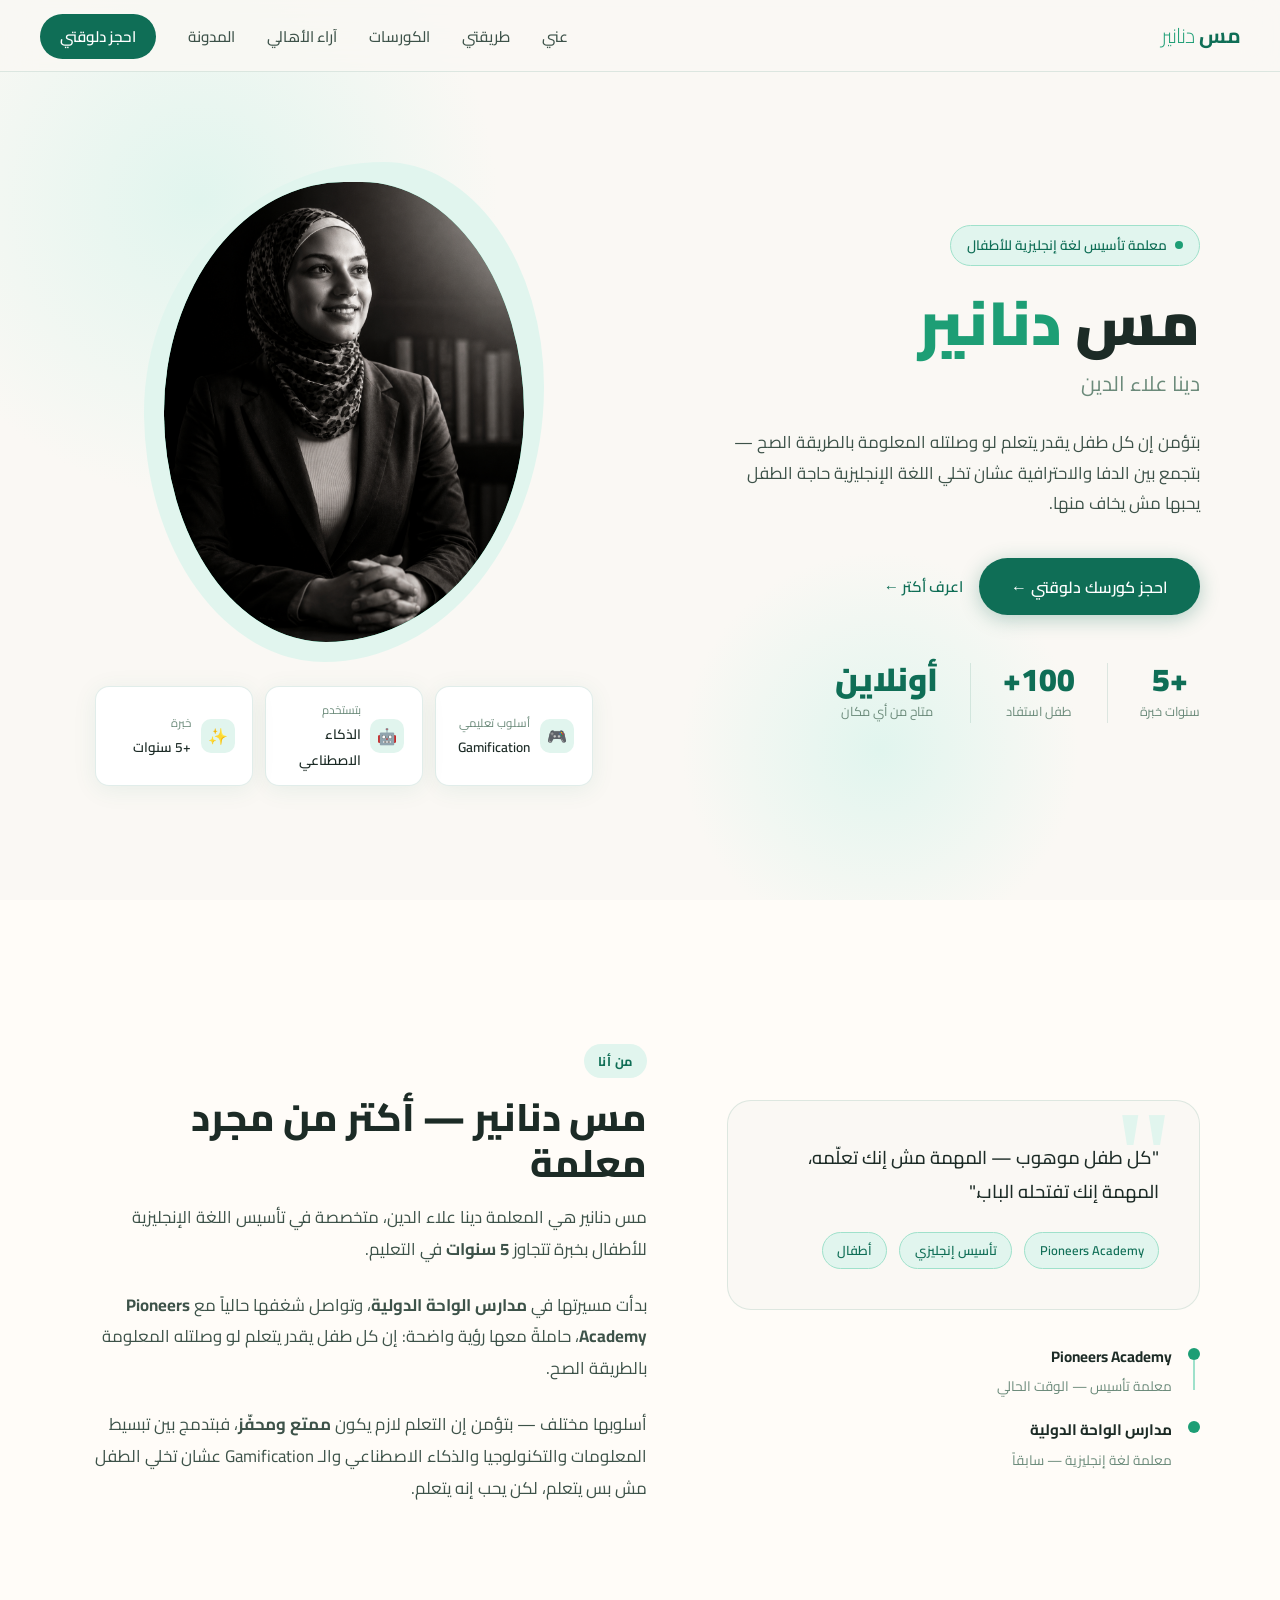
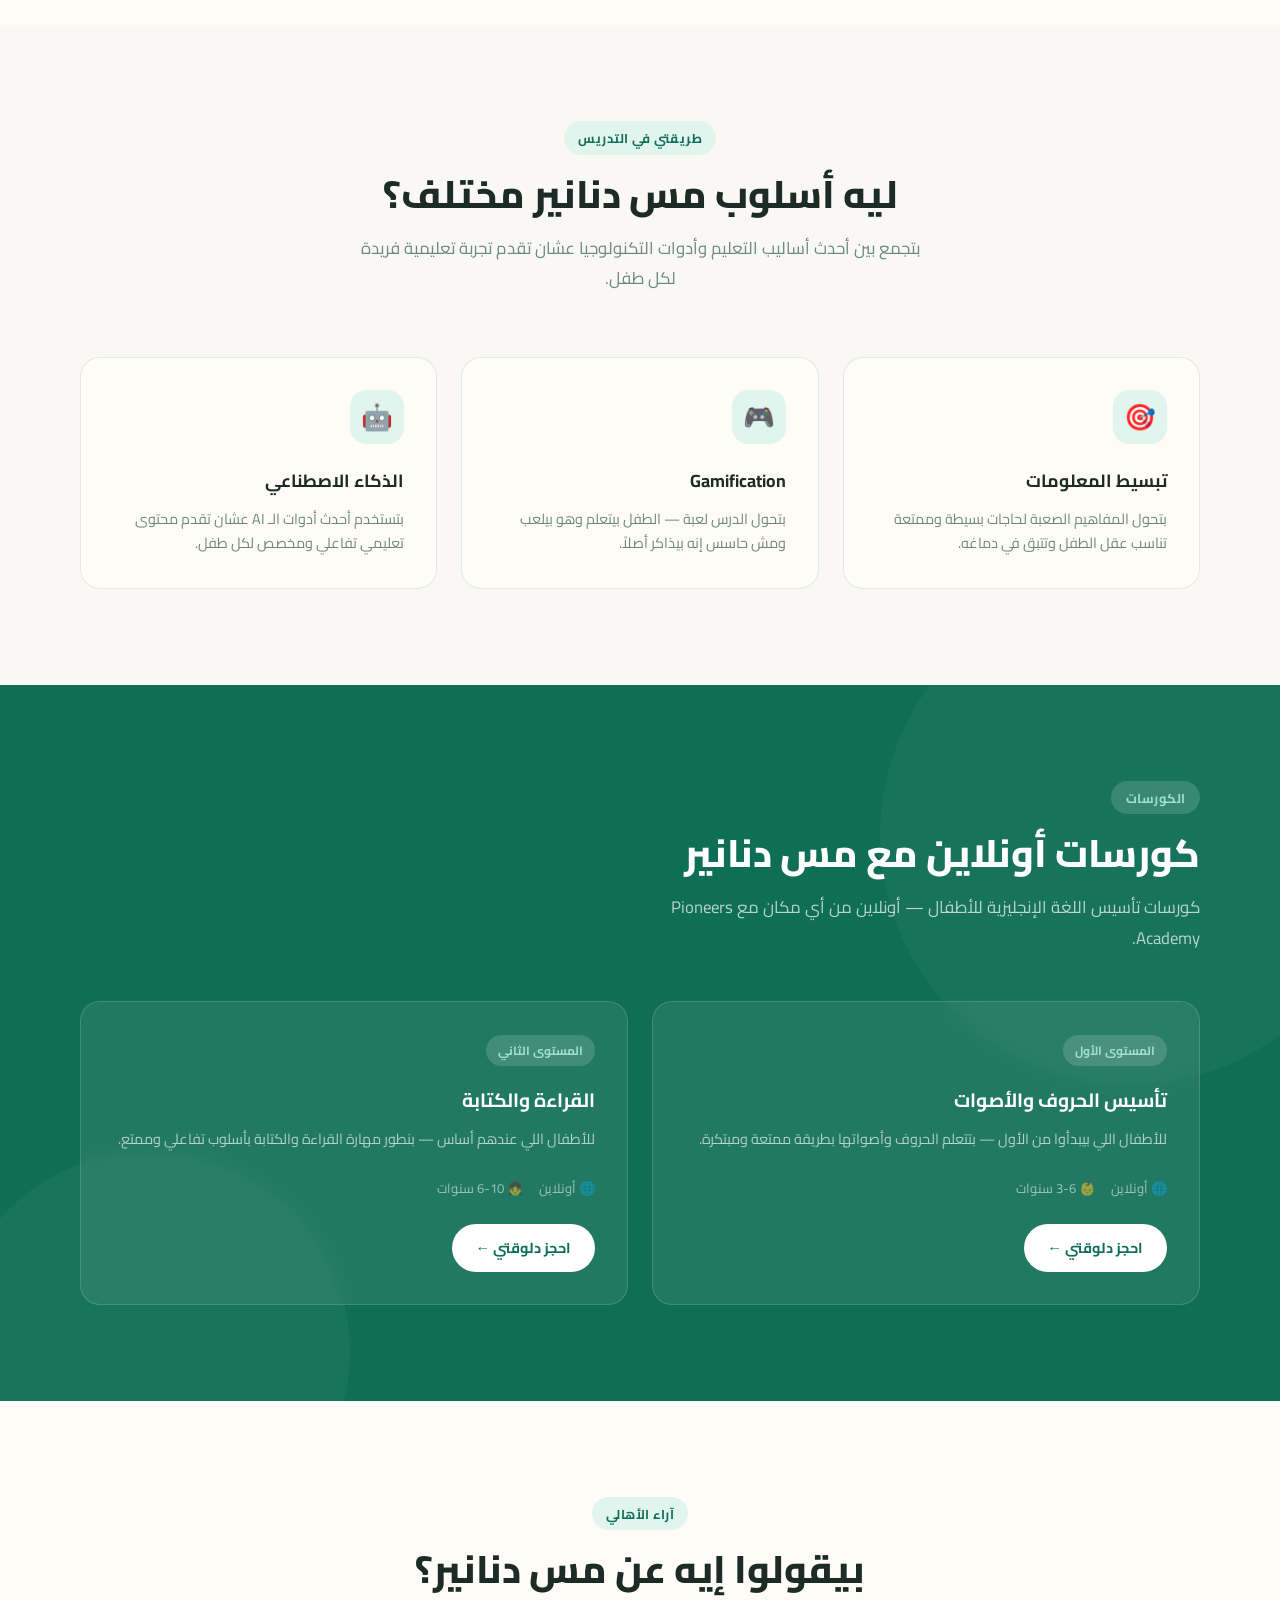
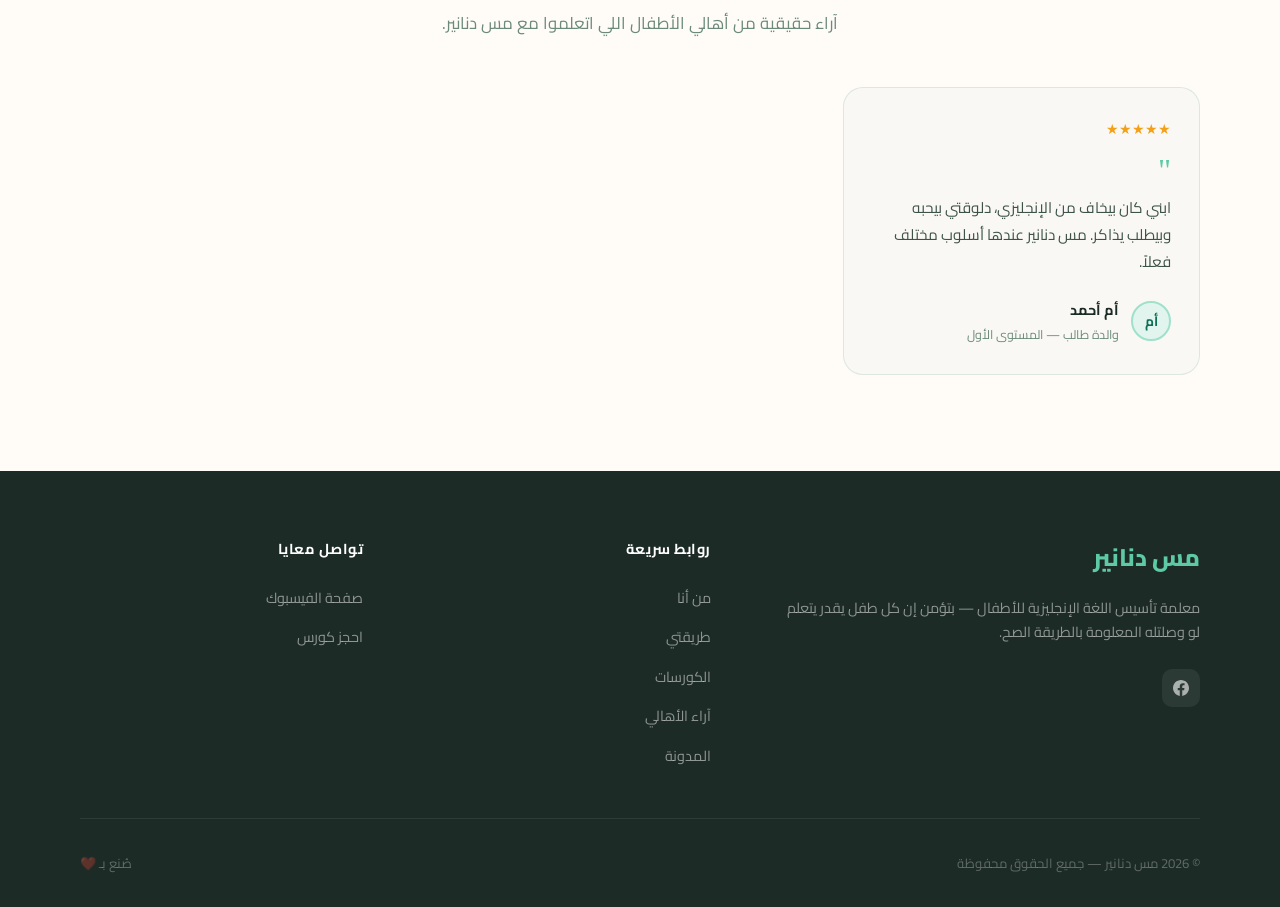
<file: Dananer.html>
<!DOCTYPE html>
<html lang="ar" dir="rtl">
<head>
<meta charset="UTF-8">
<meta name="viewport" content="width=device-width, initial-scale=1.0">
<title>مس دنانير | معلمة تأسيس اللغة الإنجليزية</title>
<link rel="preconnect" href="https://fonts.googleapis.com">
<link rel="preconnect" href="https://fonts.gstatic.com" crossorigin>
<link href="https://fonts.googleapis.com/css2?family=Cairo:wght@300;400;500;600;700;900&family=Tajawal:wght@300;400;500;700&display=swap" rel="stylesheet">
<style>
  :root {
    --teal-50: #E1F5EE;
    --teal-100: #9FE1CB;
    --teal-200: #5DCAA5;
    --teal-400: #1D9E75;
    --teal-600: #0F6E56;
    --teal-800: #085041;
    --cream: #FAF8F4;
    --cream-dark: #F2EDE4;
    --warm-white: #FFFCF8;
    --text-dark: #1C2B26;
    --text-mid: #3D5249;
    --text-light: #6B8A7A;
    --border: rgba(15,110,86,0.12);
    --shadow-soft: 0 4px 24px rgba(15,110,86,0.08);
    --shadow-card: 0 8px 40px rgba(15,110,86,0.12);
  }

  * { margin: 0; padding: 0; box-sizing: border-box; }

  html { scroll-behavior: smooth; }

  body {
    font-family: 'Cairo', sans-serif;
    background: var(--cream);
    color: var(--text-dark);
    overflow-x: hidden;
  }

  /* ===== NAVBAR ===== */
  nav {
    position: fixed;
    top: 0; right: 0; left: 0;
    z-index: 100;
    padding: 1rem 2.5rem;
    display: flex;
    align-items: center;
    justify-content: space-between;
    background: rgba(250,248,244,0.85);
    backdrop-filter: blur(16px);
    border-bottom: 1px solid var(--border);
    transition: all 0.3s ease;
  }

  .nav-logo {
    font-size: 1.3rem;
    font-weight: 700;
    color: var(--teal-600);
    letter-spacing: -0.5px;
  }

  .nav-logo span {
    color: var(--teal-400);
    font-weight: 300;
  }

  .nav-links {
    display: flex;
    gap: 2rem;
    list-style: none;
  }

  .nav-links a {
    text-decoration: none;
    color: var(--text-mid);
    font-size: 0.95rem;
    font-weight: 500;
    transition: color 0.2s;
    position: relative;
  }

  .nav-links a::after {
    content: '';
    position: absolute;
    bottom: -4px;
    right: 0;
    width: 0;
    height: 2px;
    background: var(--teal-400);
    transition: width 0.3s ease;
  }

  .nav-links a:hover { color: var(--teal-600); }
  .nav-links a:hover::after { width: 100%; }

  .nav-cta {
    background: var(--teal-600);
    color: white !important;
    padding: 0.5rem 1.25rem;
    border-radius: 50px;
    font-weight: 600 !important;
    transition: background 0.2s, transform 0.2s !important;
  }
  .nav-cta:hover { background: var(--teal-400) !important; transform: translateY(-1px); }
  .nav-cta::after { display: none !important; }

  /* ===== HERO ===== */
  .hero {
    min-height: 100vh;
    display: grid;
    grid-template-columns: 1fr 1fr;
    align-items: center;
    padding: 7rem 5rem 4rem;
    position: relative;
    overflow: hidden;
    gap: 4rem;
  }

  .hero::before {
    content: '';
    position: absolute;
    top: -100px; left: -100px;
    width: 600px; height: 600px;
    background: radial-gradient(circle, var(--teal-50) 0%, transparent 70%);
    pointer-events: none;
  }

  .hero::after {
    content: '';
    position: absolute;
    bottom: -50px; right: 200px;
    width: 400px; height: 400px;
    background: radial-gradient(circle, var(--teal-50) 0%, transparent 70%);
    pointer-events: none;
  }

  .hero-content { position: relative; z-index: 2; }

  .hero-badge {
    display: inline-flex;
    align-items: center;
    gap: 0.5rem;
    background: var(--teal-50);
    border: 1px solid var(--teal-100);
    color: var(--teal-600);
    padding: 0.4rem 1rem;
    border-radius: 50px;
    font-size: 0.85rem;
    font-weight: 600;
    margin-bottom: 1.5rem;
    animation: fadeInDown 0.6s ease;
  }

  .hero-badge::before {
    content: '';
    width: 8px; height: 8px;
    background: var(--teal-400);
    border-radius: 50%;
    animation: pulse 2s infinite;
  }

  @keyframes pulse {
    0%, 100% { opacity: 1; transform: scale(1); }
    50% { opacity: 0.5; transform: scale(1.3); }
  }

  .hero-title {
    font-size: 3.8rem;
    font-weight: 900;
    line-height: 1.1;
    color: var(--text-dark);
    margin-bottom: 0.5rem;
    animation: fadeInUp 0.7s ease 0.1s both;
  }

  .hero-title .accent {
    color: var(--teal-400);
    position: relative;
    display: inline-block;
  }

  .hero-subtitle {
    font-size: 1.3rem;
    color: var(--text-light);
    font-weight: 400;
    margin-bottom: 1.5rem;
    animation: fadeInUp 0.7s ease 0.2s both;
  }

  .hero-desc {
    font-size: 1.05rem;
    color: var(--text-mid);
    line-height: 1.8;
    max-width: 480px;
    margin-bottom: 2.5rem;
    animation: fadeInUp 0.7s ease 0.3s both;
  }

  .hero-actions {
    display: flex;
    gap: 1rem;
    align-items: center;
    animation: fadeInUp 0.7s ease 0.4s both;
  }

  .btn-primary {
    background: var(--teal-600);
    color: white;
    padding: 0.85rem 2rem;
    border-radius: 50px;
    font-size: 1rem;
    font-weight: 600;
    font-family: 'Cairo', sans-serif;
    text-decoration: none;
    border: none;
    cursor: pointer;
    transition: all 0.3s ease;
    box-shadow: 0 4px 20px rgba(15,110,86,0.3);
  }
  .btn-primary:hover {
    background: var(--teal-400);
    transform: translateY(-2px);
    box-shadow: 0 8px 30px rgba(15,110,86,0.35);
  }

  .btn-secondary {
    color: var(--teal-600);
    font-size: 0.95rem;
    font-weight: 600;
    text-decoration: none;
    display: flex;
    align-items: center;
    gap: 0.4rem;
    transition: gap 0.2s;
  }
  .btn-secondary:hover { gap: 0.7rem; }

  .hero-stats {
    display: flex;
    gap: 2rem;
    margin-top: 3rem;
    animation: fadeInUp 0.7s ease 0.5s both;
  }

  .stat {
    text-align: center;
  }

  .stat-num {
    font-size: 2rem;
    font-weight: 900;
    color: var(--teal-600);
    line-height: 1;
  }

  .stat-label {
    font-size: 0.8rem;
    color: var(--text-light);
    margin-top: 0.25rem;
  }

  .stat-divider {
    width: 1px;
    background: var(--border);
    align-self: stretch;
  }

  /* ===== HERO IMAGE ===== */
  .hero-image-wrap {
    position: relative;
    z-index: 2;
    display: flex;
    justify-content: center;
    animation: fadeInRight 0.8s ease 0.2s both;
  }

  .hero-image-frame {
    position: relative;
    width: 400px;
    height: 500px;
  }

  .hero-img-bg {
    position: absolute;
    inset: 0;
    background: var(--teal-50);
    border-radius: 60% 40% 55% 45% / 50% 45% 55% 50%;
    animation: morphBg 8s ease-in-out infinite;
  }

  @keyframes morphBg {
    0%, 100% { border-radius: 60% 40% 55% 45% / 50% 45% 55% 50%; }
    33% { border-radius: 45% 55% 45% 55% / 55% 45% 55% 45%; }
    66% { border-radius: 55% 45% 60% 40% / 45% 55% 45% 55%; }
  }

  .hero-img-placeholder {
    position: absolute;
    inset: 20px;
    border-radius: 50% 45% 55% 45% / 50% 50% 50% 50%;
    background: linear-gradient(145deg, var(--teal-100), var(--teal-200));
    display: flex;
    align-items: center;
    justify-content: center;
    overflow: hidden;
  }

  .hero-img-placeholder img {
    width: 100%;
    height: 100%;
    object-fit: cover;
    object-position: center top;
    border-radius: inherit;
  }

  .hero-img-placeholder .img-initials {
    font-size: 5rem;
    font-weight: 900;
    color: var(--teal-600);
    opacity: 0.4;
  }

  .hero-info-cards {
    display: flex;
    gap: 0.75rem;
    margin-top: 1.5rem;
    justify-content: center;
  }

  .info-card {
    background: white;
    border: 1px solid var(--border);
    border-radius: 14px;
    padding: 0.75rem 1.1rem;
    display: flex;
    align-items: center;
    gap: 0.6rem;
    font-size: 0.85rem;
    font-weight: 600;
    color: var(--text-dark);
    box-shadow: var(--shadow-soft);
    flex: 1;
  }

  .card-icon {
    width: 34px; height: 34px;
    background: var(--teal-50);
    border-radius: 10px;
    display: flex;
    align-items: center;
    justify-content: center;
    font-size: 1rem;
    flex-shrink: 0;
  }

  .card-icon-text {
    display: flex;
    flex-direction: column;
  }

  .card-icon-label {
    font-size: 0.72rem;
    color: var(--text-light);
    font-weight: 400;
  }

  /* ===== SECTION SHARED ===== */
  section {
    padding: 6rem 5rem;
  }

  .section-tag {
    display: inline-block;
    background: var(--teal-50);
    color: var(--teal-600);
    font-size: 0.8rem;
    font-weight: 700;
    padding: 0.3rem 0.9rem;
    border-radius: 50px;
    margin-bottom: 1rem;
    letter-spacing: 0.5px;
  }

  .section-title {
    font-size: 2.4rem;
    font-weight: 800;
    color: var(--text-dark);
    line-height: 1.2;
    margin-bottom: 1rem;
  }

  .section-desc {
    font-size: 1.05rem;
    color: var(--text-light);
    line-height: 1.8;
    max-width: 560px;
  }

  /* ===== ABOUT ===== */
  .about {
    background: var(--warm-white);
  }

  .about-grid {
    display: grid;
    grid-template-columns: 1fr 1.2fr;
    gap: 5rem;
    align-items: center;
    margin-top: 3rem;
  }

  .about-visual {
    position: relative;
  }

  .about-card-main {
    background: var(--cream);
    border-radius: 24px;
    padding: 2.5rem;
    border: 1px solid var(--border);
    position: relative;
    overflow: hidden;
  }

  .about-card-main::before {
    content: '"';
    position: absolute;
    top: -10px;
    right: 20px;
    font-size: 8rem;
    font-weight: 900;
    color: var(--teal-50);
    line-height: 1;
    font-family: Georgia, serif;
  }

  .about-quote {
    font-size: 1.15rem;
    font-weight: 500;
    color: var(--text-dark);
    line-height: 1.8;
    position: relative;
    z-index: 1;
  }

  .about-badge-row {
    display: flex;
    gap: 0.75rem;
    margin-top: 1.5rem;
    flex-wrap: wrap;
  }

  .badge {
    background: var(--teal-50);
    color: var(--teal-600);
    border: 1px solid var(--teal-100);
    padding: 0.35rem 0.9rem;
    border-radius: 50px;
    font-size: 0.8rem;
    font-weight: 600;
  }

  .about-content {}

  .about-text {
    font-size: 1.05rem;
    color: var(--text-mid);
    line-height: 1.9;
    margin-bottom: 1.5rem;
  }

  .about-timeline {
    display: flex;
    flex-direction: column;
    gap: 1rem;
    margin-top: 2rem;
  }

  .timeline-item {
    display: flex;
    gap: 1rem;
    align-items: flex-start;
  }

  .timeline-dot {
    width: 12px;
    height: 12px;
    background: var(--teal-400);
    border-radius: 50%;
    margin-top: 6px;
    flex-shrink: 0;
    position: relative;
  }

  .timeline-dot::before {
    content: '';
    position: absolute;
    top: 12px;
    right: 5px;
    width: 2px;
    height: 30px;
    background: var(--teal-100);
  }

  .timeline-item:last-child .timeline-dot::before { display: none; }

  .timeline-content {}

  .timeline-title {
    font-weight: 700;
    font-size: 0.95rem;
    color: var(--text-dark);
  }

  .timeline-sub {
    font-size: 0.85rem;
    color: var(--text-light);
    margin-top: 0.15rem;
  }

  /* ===== METHOD ===== */
  .method {
    background: var(--cream);
  }

  .method-header {
    text-align: center;
    max-width: 600px;
    margin: 0 auto 4rem;
  }

  .method-header .section-desc {
    margin: 0 auto;
  }

  .method-grid {
    display: grid;
    grid-template-columns: repeat(3, 1fr);
    gap: 1.5rem;
  }

  .method-card {
    background: var(--warm-white);
    border: 1px solid var(--border);
    border-radius: 20px;
    padding: 2rem;
    transition: transform 0.3s ease, box-shadow 0.3s ease;
    position: relative;
    overflow: hidden;
  }

  .method-card:hover {
    transform: translateY(-4px);
    box-shadow: var(--shadow-card);
  }

  .method-card::after {
    content: '';
    position: absolute;
    bottom: 0; right: 0; left: 0;
    height: 3px;
    background: linear-gradient(90deg, var(--teal-200), var(--teal-400));
    transform: scaleX(0);
    transition: transform 0.3s ease;
    transform-origin: right;
  }

  .method-card:hover::after { transform: scaleX(1); }

  .method-icon {
    width: 54px; height: 54px;
    background: var(--teal-50);
    border-radius: 16px;
    display: flex;
    align-items: center;
    justify-content: center;
    font-size: 1.6rem;
    margin-bottom: 1.25rem;
  }

  .method-title {
    font-size: 1.1rem;
    font-weight: 700;
    color: var(--text-dark);
    margin-bottom: 0.6rem;
  }

  .method-desc {
    font-size: 0.9rem;
    color: var(--text-light);
    line-height: 1.7;
  }

  /* ===== COURSES ===== */
  .courses {
    background: var(--teal-600);
    position: relative;
    overflow: hidden;
  }

  .courses::before {
    content: '';
    position: absolute;
    top: -100px; right: -100px;
    width: 500px; height: 500px;
    background: rgba(255,255,255,0.03);
    border-radius: 50%;
  }

  .courses::after {
    content: '';
    position: absolute;
    bottom: -150px; left: -50px;
    width: 400px; height: 400px;
    background: rgba(255,255,255,0.04);
    border-radius: 50%;
  }

  .courses .section-tag {
    background: rgba(255,255,255,0.15);
    color: var(--teal-100);
  }

  .courses .section-title {
    color: white;
  }

  .courses .section-desc {
    color: rgba(255,255,255,0.7);
  }

  .courses-grid {
    display: grid;
    grid-template-columns: repeat(2, 1fr);
    gap: 1.5rem;
    margin-top: 3rem;
    position: relative;
    z-index: 1;
  }

  .course-card {
    background: rgba(255,255,255,0.08);
    border: 1px solid rgba(255,255,255,0.15);
    border-radius: 20px;
    padding: 2rem;
    backdrop-filter: blur(10px);
    transition: all 0.3s ease;
  }

  .course-card:hover {
    background: rgba(255,255,255,0.13);
    transform: translateY(-3px);
  }

  .course-level {
    display: inline-block;
    background: rgba(255,255,255,0.15);
    color: var(--teal-100);
    font-size: 0.75rem;
    font-weight: 700;
    padding: 0.25rem 0.75rem;
    border-radius: 50px;
    margin-bottom: 1rem;
  }

  .course-title {
    font-size: 1.2rem;
    font-weight: 700;
    color: white;
    margin-bottom: 0.6rem;
  }

  .course-desc {
    font-size: 0.9rem;
    color: rgba(255,255,255,0.65);
    line-height: 1.7;
    margin-bottom: 1.5rem;
  }

  .course-meta {
    display: flex;
    gap: 1rem;
    margin-bottom: 1.5rem;
  }

  .course-meta-item {
    display: flex;
    align-items: center;
    gap: 0.4rem;
    font-size: 0.82rem;
    color: rgba(255,255,255,0.55);
  }

  .course-cta {
    display: inline-flex;
    align-items: center;
    gap: 0.5rem;
    background: white;
    color: var(--teal-600);
    padding: 0.65rem 1.5rem;
    border-radius: 50px;
    font-size: 0.9rem;
    font-weight: 700;
    font-family: 'Cairo', sans-serif;
    text-decoration: none;
    transition: all 0.2s ease;
  }

  .course-cta:hover {
    background: var(--teal-50);
    transform: translateY(-1px);
  }

  /* ===== TESTIMONIALS ===== */
  .testimonials {
    background: var(--warm-white);
  }

  .testimonials-header {
    text-align: center;
    max-width: 560px;
    margin: 0 auto 3rem;
  }

  .testimonials-header .section-desc { margin: 0 auto; }

  .testimonials-placeholder {
    display: grid;
    grid-template-columns: repeat(3, 1fr);
    gap: 1.5rem;
  }

  .testimonial-card {
    background: var(--cream);
    border: 1px solid var(--border);
    border-radius: 20px;
    padding: 1.75rem;
    position: relative;
  }

  .testimonial-quote {
    font-size: 2rem;
    color: var(--teal-200);
    line-height: 1;
    font-family: Georgia, serif;
    margin-bottom: 0.5rem;
  }

  .testimonial-text {
    font-size: 0.95rem;
    color: var(--text-mid);
    line-height: 1.8;
    margin-bottom: 1.25rem;
  }

  .testimonial-author {
    display: flex;
    align-items: center;
    gap: 0.75rem;
  }

  .author-avatar {
    width: 40px; height: 40px;
    border-radius: 50%;
    background: var(--teal-50);
    border: 2px solid var(--teal-100);
    display: flex;
    align-items: center;
    justify-content: center;
    font-size: 0.85rem;
    font-weight: 700;
    color: var(--teal-600);
  }

  .author-name {
    font-weight: 700;
    font-size: 0.9rem;
    color: var(--text-dark);
  }

  .author-sub {
    font-size: 0.78rem;
    color: var(--text-light);
  }

  .stars {
    color: #F4A017;
    font-size: 0.85rem;
    margin-bottom: 0.75rem;
  }

  /* ===== CONTACT / FOOTER ===== */
  footer {
    background: var(--text-dark);
    color: white;
    padding: 4rem 5rem 2rem;
  }

  .footer-grid {
    display: grid;
    grid-template-columns: 1.5fr 1fr 1fr;
    gap: 4rem;
    padding-bottom: 3rem;
    border-bottom: 1px solid rgba(255,255,255,0.08);
    margin-bottom: 2rem;
  }

  .footer-brand-name {
    font-size: 1.5rem;
    font-weight: 800;
    color: var(--teal-200);
    margin-bottom: 1rem;
  }

  .footer-brand-desc {
    font-size: 0.9rem;
    color: rgba(255,255,255,0.5);
    line-height: 1.7;
    margin-bottom: 1.5rem;
  }

  .social-links {
    display: flex;
    gap: 0.75rem;
  }

  .social-link {
    width: 38px; height: 38px;
    background: rgba(255,255,255,0.07);
    border-radius: 10px;
    display: flex;
    align-items: center;
    justify-content: center;
    text-decoration: none;
    color: rgba(255,255,255,0.6);
    font-size: 1.1rem;
    transition: all 0.2s;
  }

  .social-link:hover {
    background: var(--teal-600);
    color: white;
    transform: translateY(-2px);
  }

  .footer-col-title {
    font-size: 0.9rem;
    font-weight: 700;
    color: white;
    margin-bottom: 1.25rem;
    letter-spacing: 0.5px;
  }

  .footer-links {
    list-style: none;
    display: flex;
    flex-direction: column;
    gap: 0.6rem;
  }

  .footer-links a {
    text-decoration: none;
    color: rgba(255,255,255,0.5);
    font-size: 0.9rem;
    transition: color 0.2s;
  }

  .footer-links a:hover { color: var(--teal-200); }

  .footer-bottom {
    display: flex;
    justify-content: space-between;
    align-items: center;
    font-size: 0.82rem;
    color: rgba(255,255,255,0.3);
  }

  /* ===== ANIMATIONS ===== */
  @keyframes fadeInUp {
    from { opacity: 0; transform: translateY(24px); }
    to { opacity: 1; transform: translateY(0); }
  }

  @keyframes fadeInDown {
    from { opacity: 0; transform: translateY(-16px); }
    to { opacity: 1; transform: translateY(0); }
  }

  @keyframes fadeInRight {
    from { opacity: 0; transform: translateX(30px); }
    to { opacity: 1; transform: translateX(0); }
  }

  .reveal {
    opacity: 0;
    transform: translateY(30px);
    transition: opacity 0.7s ease, transform 0.7s ease;
  }

  .reveal.visible {
    opacity: 1;
    transform: translateY(0);
  }

  /* ===== SCROLLBAR ===== */
  ::-webkit-scrollbar { width: 6px; }
  ::-webkit-scrollbar-track { background: var(--cream); }
  ::-webkit-scrollbar-thumb { background: var(--teal-200); border-radius: 3px; }

  /* ===== HAMBURGER ===== */
  .hamburger {
    display: none;
    flex-direction: column;
    gap: 5px;
    cursor: pointer;
    padding: 4px;
    background: none;
    border: none;
  }
  .hamburger span {
    display: block;
    width: 24px;
    height: 2px;
    background: var(--teal-600);
    border-radius: 2px;
    transition: all 0.3s ease;
  }
  .hamburger.open span:nth-child(1) { transform: translateY(7px) rotate(45deg); }
  .hamburger.open span:nth-child(2) { opacity: 0; }
  .hamburger.open span:nth-child(3) { transform: translateY(-7px) rotate(-45deg); }

  /* ===== MOBILE MENU ===== */
  .mobile-menu {
    display: none;
    position: fixed;
    top: 64px; right: 0; left: 0;
    background: rgba(250,248,244,0.98);
    backdrop-filter: blur(20px);
    border-bottom: 1px solid var(--border);
    padding: 1.5rem 2rem;
    z-index: 99;
    flex-direction: column;
    gap: 1rem;
  }
  .mobile-menu.open { display: flex; }
  .mobile-menu a {
    text-decoration: none;
    color: var(--text-mid);
    font-size: 1.05rem;
    font-weight: 500;
    padding: 0.5rem 0;
    border-bottom: 1px solid var(--border);
    transition: color 0.2s;
  }
  .mobile-menu a:last-child { border-bottom: none; }
  .mobile-menu a:hover { color: var(--teal-600); }
  .mobile-menu .mob-cta {
    background: var(--teal-600);
    color: white !important;
    text-align: center;
    padding: 0.75rem;
    border-radius: 50px;
    font-weight: 700 !important;
    border: none !important;
    margin-top: 0.5rem;
  }

  /* ===== TABLET (max 1024px) ===== */
  @media (max-width: 1024px) {
    .hero {
      padding: 7rem 3rem 4rem;
      gap: 2.5rem;
    }
    .hero-title { font-size: 3rem; }
    .hero-image-frame { width: 320px; height: 400px; }
    section { padding: 5rem 3rem; }
    .about-grid { gap: 3rem; }
    .footer-grid { gap: 2.5rem; }
  }

  /* ===== MOBILE (max 768px) ===== */
  @media (max-width: 768px) {
    nav { padding: 1rem 1.5rem; }
    .nav-links { display: none; }
    .hamburger { display: flex; }

    .hero {
      grid-template-columns: 1fr;
      padding: 6rem 1.5rem 3rem;
      gap: 2.5rem;
      text-align: center;
    }
    .hero::before, .hero::after { display: none; }
    .hero-title { font-size: 2.6rem; }
    .hero-subtitle { font-size: 1.1rem; }
    .hero-desc { max-width: 100%; font-size: 0.98rem; }
    .hero-actions { justify-content: center; flex-wrap: wrap; }
    .hero-stats { justify-content: center; }
    .hero-badge { font-size: 0.78rem; }

    .hero-image-frame { width: 260px; height: 320px; }
    .hero-info-cards { flex-direction: column; gap: 0.6rem; max-width: 280px; margin: 1rem auto 0; }

    section { padding: 4rem 1.5rem; }

    .section-title { font-size: 1.8rem; }
    .section-desc { font-size: 0.95rem; }

    .about-grid {
      grid-template-columns: 1fr;
      gap: 2rem;
    }
    .about-card-main { padding: 1.75rem; }
    .about-quote { font-size: 1rem; }

    .method-grid { grid-template-columns: 1fr; gap: 1rem; }
    .method-card { padding: 1.5rem; }

    .courses-grid { grid-template-columns: 1fr; gap: 1rem; }
    .course-card { padding: 1.5rem; }

    .testimonials-placeholder {
      grid-template-columns: 1fr;
      gap: 1rem;
    }

    footer { padding: 3rem 1.5rem 1.5rem; }
    .footer-grid {
      grid-template-columns: 1fr;
      gap: 2rem;
      padding-bottom: 2rem;
    }
    .footer-bottom { flex-direction: column; gap: 0.5rem; text-align: center; }
  }

  /* ===== SMALL MOBILE (max 400px) ===== */
  @media (max-width: 400px) {
    .hero-title { font-size: 2.1rem; }
    .hero-image-frame { width: 220px; height: 270px; }
    .btn-primary { padding: 0.75rem 1.5rem; font-size: 0.9rem; }
  }
</style>
</head>
<body>

<!-- NAVBAR -->
<nav>
  <div class="nav-logo">مس <span>دنانير</span></div>
  <ul class="nav-links">
    <li><a href="#about">عني</a></li>
    <li><a href="#method">طريقتي</a></li>
    <li><a href="#courses">الكورسات</a></li>
    <li><a href="#testimonials">آراء الأهالي</a></li>
    <li><a href="#blog">المدونة</a></li>
    <li><a href="#courses" class="nav-cta">احجز دلوقتي</a></li>
  </ul>
  <button class="hamburger" id="hamburger" aria-label="القائمة">
    <span></span><span></span><span></span>
  </button>
</nav>

<!-- MOBILE MENU -->
<div class="mobile-menu" id="mobileMenu">
  <a href="#about" class="mob-link">عني</a>
  <a href="#method" class="mob-link">طريقتي</a>
  <a href="#courses" class="mob-link">الكورسات</a>
  <a href="#testimonials" class="mob-link">آراء الأهالي</a>
  <a href="#blog" class="mob-link">المدونة</a>
  <a href="#courses" class="mob-cta">احجز دلوقتي ←</a>
</div>

<!-- HERO -->
<section class="hero">
  <div class="hero-content">
    <div class="hero-badge">معلمة تأسيس لغة إنجليزية للأطفال</div>
    <h1 class="hero-title">
      مس <span class="accent">دنانير</span>
    </h1>
    <p class="hero-subtitle">دينا علاء الدين</p>
    <p class="hero-desc">
      بتؤمن إن كل طفل يقدر يتعلم لو وصلتله المعلومة بالطريقة الصح — بتجمع بين الدفا والاحترافية عشان تخلي اللغة الإنجليزية حاجة الطفل يحبها مش يخاف منها.
    </p>
    <div class="hero-actions">
      <a href="#courses" class="btn-primary">احجز كورسك دلوقتي ←</a>
      <a href="#about" class="btn-secondary">اعرف أكتر ←</a>
    </div>
    <div class="hero-stats">
      <div class="stat">
        <div class="stat-num">+5</div>
        <div class="stat-label">سنوات خبرة</div>
      </div>
      <div class="stat-divider"></div>
      <div class="stat">
        <div class="stat-num">100+</div>
        <div class="stat-label">طفل استفاد</div>
      </div>
      <div class="stat-divider"></div>
      <div class="stat">
        <div class="stat-num">أونلاين</div>
        <div class="stat-label">متاح من أي مكان</div>
      </div>
    </div>
  </div>

  <div class="hero-image-wrap">
    <div style="display:flex; flex-direction:column; align-items:center; width:100%;">
      <div class="hero-image-frame">
        <div class="hero-img-bg"></div>
        <div class="hero-img-placeholder">
          <img src="Person.png" alt="مس دنانير" onerror="this.style.display='none'; this.parentElement.querySelector('.img-initials').style.display='flex';">
          <span class="img-initials" style="display:none;">م د</span>
        </div>
      </div>
      <div class="hero-info-cards">
        <div class="info-card">
          <div class="card-icon">🎮</div>
          <div class="card-icon-text">
            <span class="card-icon-label">أسلوب تعليمي</span>
            <span>Gamification</span>
          </div>
        </div>
        <div class="info-card">
          <div class="card-icon">🤖</div>
          <div class="card-icon-text">
            <span class="card-icon-label">بتستخدم</span>
            <span>الذكاء الاصطناعي</span>
          </div>
        </div>
        <div class="info-card">
          <div class="card-icon">✨</div>
          <div class="card-icon-text">
            <span class="card-icon-label">خبرة</span>
            <span>+5 سنوات</span>
          </div>
        </div>
      </div>
    </div>
  </div>
</section>

<!-- ABOUT -->
<section class="about" id="about">
  <div class="about-grid">
    <div class="about-visual reveal">
      <div class="about-card-main">
        <p class="about-quote">
          "كل طفل موهوب — المهمة مش إنك تعلّمه، المهمة إنك تفتحله الباب."
        </p>
        <div class="about-badge-row">
          <span class="badge">Pioneers Academy</span>
          <span class="badge">تأسيس إنجليزي</span>
          <span class="badge">أطفال</span>
        </div>
      </div>

      <div class="about-timeline" style="margin-top: 2rem;">
        <div class="timeline-item">
          <div class="timeline-dot"></div>
          <div class="timeline-content">
            <div class="timeline-title">Pioneers Academy</div>
            <div class="timeline-sub">معلمة تأسيس — الوقت الحالي</div>
          </div>
        </div>
        <div class="timeline-item">
          <div class="timeline-dot"></div>
          <div class="timeline-content">
            <div class="timeline-title">مدارس الواحة الدولية</div>
            <div class="timeline-sub">معلمة لغة إنجليزية — سابقاً</div>
          </div>
        </div>
      </div>
    </div>

    <div class="about-content reveal">
      <span class="section-tag">من أنا</span>
      <h2 class="section-title">مس دنانير — أكتر من مجرد معلمة</h2>
      <p class="about-text">
        مس دنانير هي المعلمة دينا علاء الدين، متخصصة في تأسيس اللغة الإنجليزية للأطفال بخبرة تتجاوز <strong>5 سنوات</strong> في التعليم.
      </p>
      <p class="about-text">
        بدأت مسيرتها في <strong>مدارس الواحة الدولية</strong>، وتواصل شغفها حالياً مع <strong>Pioneers Academy</strong>، حاملةً معها رؤية واضحة: إن كل طفل يقدر يتعلم لو وصلتله المعلومة بالطريقة الصح.
      </p>
      <p class="about-text">
        أسلوبها مختلف — بتؤمن إن التعلم لازم يكون <strong>ممتع ومحفّز</strong>، فبتدمج بين تبسيط المعلومات والتكنولوجيا والذكاء الاصطناعي والـ Gamification عشان تخلي الطفل مش بس يتعلم، لكن يحب إنه يتعلم.
      </p>
    </div>
  </div>
</section>

<!-- METHOD -->
<section class="method" id="method">
  <div class="method-header reveal">
    <span class="section-tag">طريقتي في التدريس</span>
    <h2 class="section-title">ليه أسلوب مس دنانير مختلف؟</h2>
    <p class="section-desc">بتجمع بين أحدث أساليب التعليم وأدوات التكنولوجيا عشان تقدم تجربة تعليمية فريدة لكل طفل.</p>
  </div>

  <div class="method-grid">
    <div class="method-card reveal">
      <div class="method-icon">🎯</div>
      <h3 class="method-title">تبسيط المعلومات</h3>
      <p class="method-desc">بتحول المفاهيم الصعبة لحاجات بسيطة وممتعة تناسب عقل الطفل وتتبق في دماغه.</p>
    </div>
    <div class="method-card reveal">
      <div class="method-icon">🎮</div>
      <h3 class="method-title">Gamification</h3>
      <p class="method-desc">بتحول الدرس لعبة — الطفل بيتعلم وهو بيلعب ومش حاسس إنه بيذاكر أصلاً.</p>
    </div>
    <div class="method-card reveal">
      <div class="method-icon">🤖</div>
      <h3 class="method-title">الذكاء الاصطناعي</h3>
      <p class="method-desc">بتستخدم أحدث أدوات الـ AI عشان تقدم محتوى تعليمي تفاعلي ومخصص لكل طفل.</p>
    </div>
  </div>
</section>

<!-- COURSES -->
<section class="courses" id="courses">
  <span class="section-tag">الكورسات</span>
  <h2 class="section-title">كورسات أونلاين مع مس دنانير</h2>
  <p class="section-desc">كورسات تأسيس اللغة الإنجليزية للأطفال — أونلاين من أي مكان مع Pioneers Academy.</p>

  <div class="courses-grid">
    <div class="course-card">
      <span class="course-level">المستوى الأول</span>
      <h3 class="course-title">تأسيس الحروف والأصوات</h3>
      <p class="course-desc">للأطفال اللي بيبدأوا من الأول — بتتعلم الحروف وأصواتها بطريقة ممتعة ومبتكرة.</p>
      <div class="course-meta">
        <div class="course-meta-item">🌐 أونلاين</div>
        <div class="course-meta-item">👶 3-6 سنوات</div>
      </div>
      <a href="https://www.facebook.com/share/1Kwv97ojTc/" target="_blank" class="course-cta">احجز دلوقتي ←</a>
    </div>

    <div class="course-card">
      <span class="course-level">المستوى الثاني</span>
      <h3 class="course-title">القراءة والكتابة</h3>
      <p class="course-desc">للأطفال اللي عندهم أساس — بنطور مهارة القراءة والكتابة بأسلوب تفاعلي وممتع.</p>
      <div class="course-meta">
        <div class="course-meta-item">🌐 أونلاين</div>
        <div class="course-meta-item">👧 6-10 سنوات</div>
      </div>
      <a href="https://www.facebook.com/share/1Kwv97ojTc/" target="_blank" class="course-cta">احجز دلوقتي ←</a>
    </div>
  </div>
</section>

<!-- TESTIMONIALS -->
<section class="testimonials" id="testimonials">
  <div class="testimonials-header reveal">
    <span class="section-tag">آراء الأهالي</span>
    <h2 class="section-title">بيقولوا إيه عن مس دنانير؟</h2>
    <p class="section-desc">آراء حقيقية من أهالي الأطفال اللي اتعلموا مع مس دنانير.</p>
  </div>

  <div class="testimonials-placeholder">
    <!-- Placeholder cards - هيتملوا من Google Sheets لاحقاً -->
    <div class="testimonial-card reveal">
      <div class="stars">★★★★★</div>
      <div class="testimonial-quote">"</div>
      <p class="testimonial-text">ابني كان بيخاف من الإنجليزي، دلوقتي بيحبه وبيطلب يذاكر. مس دنانير عندها أسلوب مختلف فعلاً.</p>
      <div class="testimonial-author">
        <div class="author-avatar">أم</div>
        <div>
          <div class="author-name">أم أحمد</div>
          <div class="author-sub">والدة طالب — المستوى الأول</div>
        </div>
      </div>
    </div>

    <div class="testimonial-card reveal">
      <div class="stars">★★★★★</div>
      <div class="testimonial-quote">"</div>
      <p class="testimonial-text">طريقة التدريس رائعة والاهتمام بكل طفل على حدة واضح جداً. ننصح بيها بشدة.</p>
      <div class="testimonial-author">
        <div class="author-avatar">أب</div>
        <div>
          <div class="author-name">أبو كريم</div>
          <div class="author-sub">والد طالبة — المستوى الثاني</div>
        </div>
      </div>
    </div>

    <div class="testimonial-card reveal">
      <div class="stars">★★★★★</div>
      <div class="testimonial-quote">"</div>
      <p class="testimonial-text">بنتي بقت تحب الإنجليزي وبتذاكر لوحدها! ده كان مستحيل قبل مس دنانير.</p>
      <div class="testimonial-author">
        <div class="author-avatar">أم</div>
        <div>
          <div class="author-name">أم سارة</div>
          <div class="author-sub">والدة طالبة — المستوى الأول</div>
        </div>
      </div>
    </div>
  </div>
</section>

<!-- FOOTER -->
<footer>
  <div class="footer-grid">
    <div>
      <div class="footer-brand-name">مس دنانير</div>
      <p class="footer-brand-desc">معلمة تأسيس اللغة الإنجليزية للأطفال — بتؤمن إن كل طفل يقدر يتعلم لو وصلتله المعلومة بالطريقة الصح.</p>
      <div class="social-links">
        <a href="https://www.facebook.com/share/1Kwv97ojTc/" target="_blank" class="social-link" title="فيسبوك">
          <svg width="16" height="16" viewBox="0 0 24 24" fill="currentColor"><path d="M24 12.073c0-6.627-5.373-12-12-12s-12 5.373-12 12c0 5.99 4.388 10.954 10.125 11.854v-8.385H7.078v-3.47h3.047V9.43c0-3.007 1.792-4.669 4.533-4.669 1.312 0 2.686.235 2.686.235v2.953H15.83c-1.491 0-1.956.925-1.956 1.874v2.25h3.328l-.532 3.47h-2.796v8.385C19.612 23.027 24 18.062 24 12.073z"/></svg>
        </a>
      </div>
    </div>

    <div>
      <h4 class="footer-col-title">روابط سريعة</h4>
      <ul class="footer-links">
        <li><a href="#about">من أنا</a></li>
        <li><a href="#method">طريقتي</a></li>
        <li><a href="#courses">الكورسات</a></li>
        <li><a href="#testimonials">آراء الأهالي</a></li>
        <li><a href="#blog">المدونة</a></li>
      </ul>
    </div>

    <div>
      <h4 class="footer-col-title">تواصل معايا</h4>
      <ul class="footer-links">
        <li><a href="https://www.facebook.com/share/1Kwv97ojTc/" target="_blank">صفحة الفيسبوك</a></li>
        <li><a href="#courses">احجز كورس</a></li>
      </ul>
    </div>
  </div>

  <div class="footer-bottom">
    <span>© 2026 مس دنانير — جميع الحقوق محفوظة</span>
    <span>صُنع بـ ❤️</span>
  </div>
</footer>

<script>
const reveals = document.querySelectorAll('.reveal');
const observer = new IntersectionObserver((entries) => {
  entries.forEach((entry, i) => {
    if (entry.isIntersecting) {
      setTimeout(() => entry.target.classList.add('visible'), i * 80);
    }
  });
}, { threshold: 0.1 });
reveals.forEach(el => observer.observe(el));

const nav = document.querySelector('nav');
window.addEventListener('scroll', () => {
  nav.style.boxShadow = window.scrollY > 50 ? '0 4px 24px rgba(15,110,86,0.1)' : 'none';
});

const hamburger = document.getElementById('hamburger');
const mobileMenu = document.getElementById('mobileMenu');
hamburger.addEventListener('click', () => {
  hamburger.classList.toggle('open');
  mobileMenu.classList.toggle('open');
});
document.querySelectorAll('.mob-link, .mob-cta').forEach(link => {
  link.addEventListener('click', () => {
    hamburger.classList.remove('open');
    mobileMenu.classList.remove('open');
  });
});
</script>

</body>
</html>
</file>
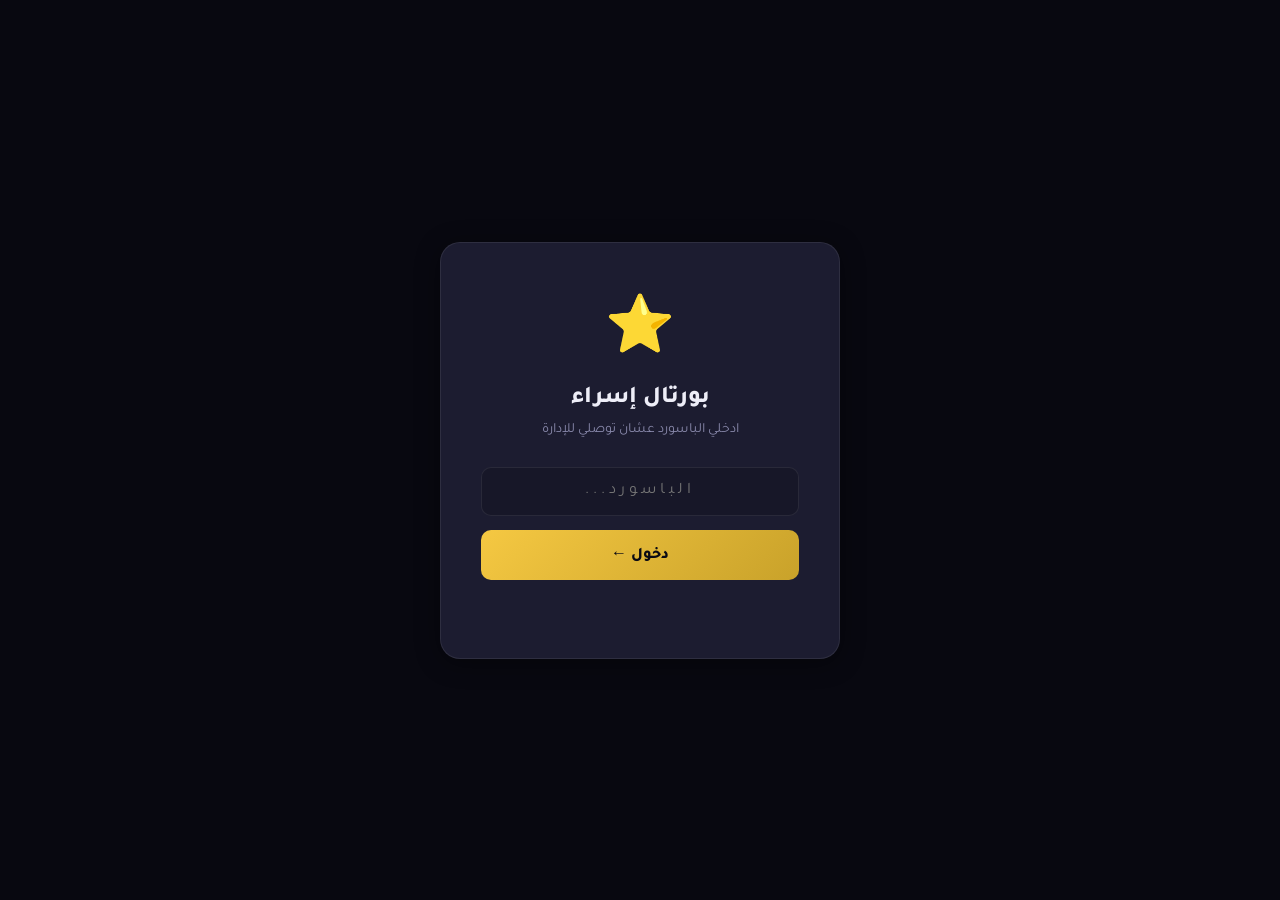
<file: Pio-A-Hub.html>
<!DOCTYPE html>
<html lang="ar" dir="rtl">
<head>
<meta charset="UTF-8">
<meta name="viewport" content="width=device-width, initial-scale=1.0">
<title>بورتال الإدارة — Pioneers Academy</title>
<link rel="preconnect" href="https://fonts.googleapis.com">
<link href="https://fonts.googleapis.com/css2?family=Tajawal:wght@300;400;500;700;800;900&family=Space+Mono:wght@400;700&display=swap" rel="stylesheet">
<link rel="stylesheet" href="Pio-A-Hub.css">
</head>
<body class="theme-dark accent-gold size-md">

<!-- =====================================================
     GATE — دخول الأدمن
     ===================================================== -->
<div class="admin-gate" id="adminGate">
  <div class="gate-wrap">
    <div class="gate-logo">⭐</div>
    <h2>بورتال إسراء</h2>
    <p>ادخلي الباسورد عشان توصلي للإدارة</p>
    <input type="password" id="adminPassword" class="gate-password"
           placeholder="الباسورد..." onkeydown="if(event.key==='Enter') doAdminLogin()">
    <button class="gate-login-btn" onclick="doAdminLogin()">دخول ←</button>
    <div class="gate-error" id="gateError"></div>
  </div>
</div>

<!-- =====================================================
     MAIN ADMIN LAYOUT
     ===================================================== -->
<div class="admin-layout" id="adminLayout" style="display:none">

  <!-- SIDEBAR -->
  <aside class="sidebar" id="sidebar">
    <div class="sidebar-logo">
      <div class="sidebar-logo-icon">⭐</div>
      <div class="sidebar-logo-text">
        <span class="sl-main">Pioneers</span>
        <span class="sl-sub">Admin Panel</span>
      </div>
    </div>

    <nav class="sidebar-nav">
      <button class="nav-item active" data-tab="overview" onclick="switchTab('overview',this)">
        <span class="nav-icon">📊</span>
        <span class="nav-label">التقارير</span>
      </button>
      <button class="nav-item" data-tab="teachers" onclick="switchTab('teachers',this)">
        <span class="nav-icon">🎓</span>
        <span class="nav-label">المدرّسين</span>
      </button>
      <button class="nav-item" data-tab="bookings" onclick="switchTab('bookings',this)">
        <span class="nav-icon">📅</span>
        <span class="nav-label">الحجوزات</span>
      </button>
      <button class="nav-item" data-tab="groups" onclick="switchTab('groups',this)">
        <span class="nav-icon">👥</span>
        <span class="nav-label">الجروبات</span>
      </button>
      <button class="nav-item" data-tab="parents" onclick="switchTab('parents',this)">
        <span class="nav-icon">👨‍👩‍👧</span>
        <span class="nav-label">أولياء الأمور</span>
      </button>
      <button class="nav-item" data-tab="inbox" onclick="switchTab('inbox',this)">
        <span class="nav-icon">💌</span>
        <span class="nav-label">الإنبوكس</span>
        <span class="nav-badge" id="inboxBadge" style="display:none">0</span>
      </button>
    </nav>

    <div class="sidebar-footer">
      <button class="btn-settings" onclick="openModal('settingsModal')">
        <span>⚙️</span> الإعدادات
      </button>
      <button class="btn-sidebar-logout" onclick="adminLogout()">
        <span>🚪</span> خروج
      </button>
    </div>
  </aside>

  <!-- MAIN -->
  <main class="admin-main">

    <!-- TOP BAR -->
    <div class="topbar">
      <button class="sidebar-toggle" onclick="toggleSidebar()">☰</button>
      <div class="topbar-title" id="topbarTitle">التقارير</div>
      <div class="topbar-right">
        <div class="topbar-time" id="topbarTime"></div>
        <div class="admin-avatar">إ</div>
      </div>
    </div>

    <!-- PANELS -->
    <div class="panels-wrap">

      <!-- =================== OVERVIEW =================== -->
      <div class="panel active" id="panel-overview">
        <div class="panel-header">
          <h2>التقارير العامة</h2>
          <button class="btn-refresh" onclick="loadAllData()">🔄 تحديث</button>
        </div>

        <!-- Stats Cards -->
        <div class="stats-grid">
          <div class="stat-card stat-gold">
            <div class="stat-icon">🎓</div>
            <div class="stat-val" id="ov-teachers">—</div>
            <div class="stat-label">مدرّسين نشطين</div>
          </div>
          <div class="stat-card stat-blue">
            <div class="stat-icon">👥</div>
            <div class="stat-val" id="ov-students">—</div>
            <div class="stat-label">طلاب مسجلين</div>
          </div>
          <div class="stat-card stat-green">
            <div class="stat-icon">📅</div>
            <div class="stat-val" id="ov-bookings">—</div>
            <div class="stat-label">حجوزات هذا الشهر</div>
          </div>
          <div class="stat-card stat-purple">
            <div class="stat-icon">💰</div>
            <div class="stat-val" id="ov-revenue">—</div>
            <div class="stat-label">إيرادات متوقعة</div>
          </div>
          <div class="stat-card stat-pink">
            <div class="stat-icon">💌</div>
            <div class="stat-val" id="ov-inbox">—</div>
            <div class="stat-label">رسائل جديدة</div>
          </div>
          <div class="stat-card stat-orange">
            <div class="stat-icon">⏳</div>
            <div class="stat-val" id="ov-pending">—</div>
            <div class="stat-label">حجوزات معلّقة</div>
          </div>
        </div>

        <!-- Recent Bookings -->
        <div class="section-block">
          <div class="section-block-header">
            <h3>آخر الحجوزات</h3>
            <button class="btn-link" onclick="switchTab('bookings', document.querySelector('[data-tab=bookings]'))">شوف الكل ←</button>
          </div>
          <div class="table-wrap">
            <table class="admin-table" id="recentBookingsTable">
              <thead>
                <tr>
                  <th>السريال</th><th>ولي الأمر</th><th>المدرّس</th>
                  <th>الخطة</th><th>المبلغ</th><th>الحالة</th>
                </tr>
              </thead>
              <tbody id="recentBookingsTbody">
                <tr><td colspan="6" class="td-loading">جاري التحميل...</td></tr>
              </tbody>
            </table>
          </div>
        </div>
      </div>

      <!-- =================== TEACHERS =================== -->
      <div class="panel" id="panel-teachers">
        <div class="panel-header">
          <h2>المدرّسين</h2>
          <div class="panel-actions">
            <input type="text" class="search-input" id="teachersSearch"
                   placeholder="ابحث..." oninput="filterTeachers()">
          </div>
        </div>

        <!-- Pending Teachers -->
        <div class="section-block" id="pendingTeachersBlock" style="display:none">
          <div class="section-block-header">
            <h3 style="color:var(--c-gold)">⏳ في انتظار الموافقة</h3>
          </div>
          <div class="teachers-cards" id="pendingTeachersCards"></div>
        </div>

        <!-- Active Teachers -->
        <div class="section-block">
          <div class="section-block-header">
            <h3>المدرّسين النشطين</h3>
            <span class="count-badge" id="teachersCountBadge">0</span>
          </div>
          <div class="teachers-cards" id="teachersCards">
            <div class="td-loading">جاري التحميل...</div>
          </div>
        </div>
      </div>

      <!-- =================== TEACHER DETAIL (iframe style) =================== -->
      <div class="panel" id="panel-teacher-detail">
        <div class="panel-header">
          <button class="btn-back-panel" onclick="switchTab('teachers', document.querySelector('[data-tab=teachers]'))">
            ← رجوع للمدرّسين
          </button>
        </div>
        <div class="teacher-detail-wrap" id="teacherDetailWrap"></div>
      </div>

      <!-- =================== BOOKINGS =================== -->
      <div class="panel" id="panel-bookings">
        <div class="panel-header">
          <h2>الحجوزات</h2>
          <div class="panel-actions">
            <select class="search-input" id="bookingStatusFilter" onchange="filterBookings()">
              <option value="all">كل الحالات</option>
              <option value="pending">معلّقة</option>
              <option value="confirmed">مؤكدة</option>
              <option value="rejected">مرفوضة</option>
            </select>
            <input type="text" class="search-input" id="bookingsSearch"
                   placeholder="ابحث..." oninput="filterBookings()">
          </div>
        </div>
        <div class="table-wrap">
          <table class="admin-table" id="bookingsTable">
            <thead>
              <tr>
                <th>السريال</th><th>ولي الأمر</th><th>واتساب</th>
                <th>المدرّس</th><th>الخطة</th><th>الطلاب</th>
                <th>المبلغ</th><th>الحالة</th><th>التاريخ</th><th>إجراء</th>
              </tr>
            </thead>
            <tbody id="bookingsTbody">
              <tr><td colspan="10" class="td-loading">جاري التحميل...</td></tr>
            </tbody>
          </table>
        </div>
      </div>

      <!-- =================== GROUPS =================== -->
      <div class="panel" id="panel-groups">
        <div class="panel-header">
          <h2>الجروبات</h2>
          <button class="btn-primary" onclick="openModal('addGroupModal')">+ جروب جديد</button>
        </div>
        <div class="groups-admin-list" id="groupsAdminList">
          <div class="td-loading">جاري التحميل...</div>
        </div>
      </div>

      <!-- =================== PARENTS =================== -->
      <div class="panel" id="panel-parents">
        <div class="panel-header">
          <h2>أولياء الأمور</h2>
          <input type="text" class="search-input" id="parentsSearch"
                 placeholder="ابحث..." oninput="filterParents()">
        </div>
        <div class="table-wrap">
          <table class="admin-table">
            <thead>
              <tr>
                <th>الاسم</th><th>الإيميل</th><th>واتساب</th>
                <th>أرقام الكاش</th><th>تاريخ التسجيل</th>
              </tr>
            </thead>
            <tbody id="parentsTbody">
              <tr><td colspan="5" class="td-loading">جاري التحميل...</td></tr>
            </tbody>
          </table>
        </div>
      </div>

      <!-- =================== INBOX =================== -->
      <div class="panel" id="panel-inbox">
        <div class="panel-header">
          <h2>💌 الإنبوكس</h2>
          <div class="panel-actions">
            <select class="search-input" id="inboxFilter" onchange="filterInbox()">
              <option value="all">كل الرسائل</option>
              <option value="unread">غير مقروءة</option>
              <option value="اقتراح">اقتراحات</option>
              <option value="استفسار">استفسارات</option>
              <option value="شكوى">شكاوى</option>
            </select>
          </div>
        </div>
        <div class="inbox-list" id="inboxList">
          <div class="td-loading">جاري التحميل...</div>
        </div>
      </div>

    </div><!-- end panels-wrap -->
  </main>
</div><!-- end admin-layout -->

<!-- =====================================================
     MODALS
     ===================================================== -->

<!-- Settings Modal -->
<div class="modal-overlay" id="settingsModal">
  <div class="modal modal-settings">
    <button class="modal-close" onclick="closeModal('settingsModal')">✕</button>
    <h3 class="modal-title">⚙️ إعدادات الصفحة</h3>

    <div class="settings-section">
      <div class="settings-label">الوضع</div>
      <div class="theme-options">
        <button class="theme-opt" data-theme="dark"  onclick="setTheme('dark')">🌙 داكن</button>
        <button class="theme-opt" data-theme="light" onclick="setTheme('light')">☀️ فاتح</button>
        <button class="theme-opt" data-theme="soft"  onclick="setTheme('soft')">🌸 ناعم</button>
      </div>
    </div>

    <div class="settings-section">
      <div class="settings-label">اللون الأساسي</div>
      <div class="accent-options">
        <button class="accent-opt" data-accent="gold"   onclick="setAccent('gold')"   style="background:#F5C842"></button>
        <button class="accent-opt" data-accent="blue"   onclick="setAccent('blue')"   style="background:#60A5FA"></button>
        <button class="accent-opt" data-accent="green"  onclick="setAccent('green')"  style="background:#4ADE80"></button>
        <button class="accent-opt" data-accent="purple" onclick="setAccent('purple')" style="background:#A78BFA"></button>
        <button class="accent-opt" data-accent="pink"   onclick="setAccent('pink')"   style="background:#F472B6"></button>
        <button class="accent-opt" data-accent="orange" onclick="setAccent('orange')" style="background:#FB923C"></button>
      </div>
    </div>

    <div class="settings-section">
      <div class="settings-label">حجم الخط</div>
      <div class="size-options">
        <button class="size-opt" data-size="sm" onclick="setSize('sm')">صغير أ</button>
        <button class="size-opt active" data-size="md" onclick="setSize('md')">متوسط أ</button>
        <button class="size-opt" data-size="lg" onclick="setSize('lg')">كبير أ</button>
      </div>
    </div>

    <button class="modal-btn" onclick="closeModal('settingsModal')">حفظ الإعدادات ✓</button>
  </div>
</div>

<!-- Teacher Edit Modal -->
<div class="modal-overlay" id="teacherEditModal">
  <div class="modal modal-teacher-edit">
    <button class="modal-close" onclick="closeModal('teacherEditModal')">✕</button>
    <h3 class="modal-title">تعديل بيانات المدرّس</h3>
    <div id="teacherEditForm"></div>
    <button class="modal-btn" onclick="saveTeacherEdit()">💾 حفظ التعديلات</button>
  </div>
</div>

<!-- Add Group Modal -->
<div class="modal-overlay" id="addGroupModal">
  <div class="modal modal-add-group">
    <button class="modal-close" onclick="closeModal('addGroupModal')">✕</button>
    <h3 class="modal-title">➕ جروب جديد</h3>
    <div class="add-group-form">
      <select class="modal-input" id="ag-teacher">
        <option value="">اختار المدرّس...</option>
      </select>
      <input type="text" class="modal-input" id="ag-name" placeholder="اسم الجروب">
      <input type="text" class="modal-input" id="ag-schedule" placeholder="الموعد (مثال: السبت 5م)">
      <div class="students-add-section">
        <div class="settings-label">الطلاب</div>
        <div id="studentsAddList"></div>
        <button class="btn-add-student" onclick="addStudentRow()">+ إضافة طالب</button>
      </div>
    </div>
    <button class="modal-btn" onclick="saveNewGroup()">💾 إنشاء الجروب</button>
    <div class="modal-error" id="addGroupError"></div>
  </div>
</div>

<!-- Inbox Message Modal -->
<div class="modal-overlay" id="inboxMessageModal">
  <div class="modal modal-inbox">
    <button class="modal-close" onclick="closeModal('inboxMessageModal')">✕</button>
    <div id="inboxMessageContent"></div>
  </div>
</div>

<script src="Pio-A-Hub.js"></script>
</body>
</html>
</file>
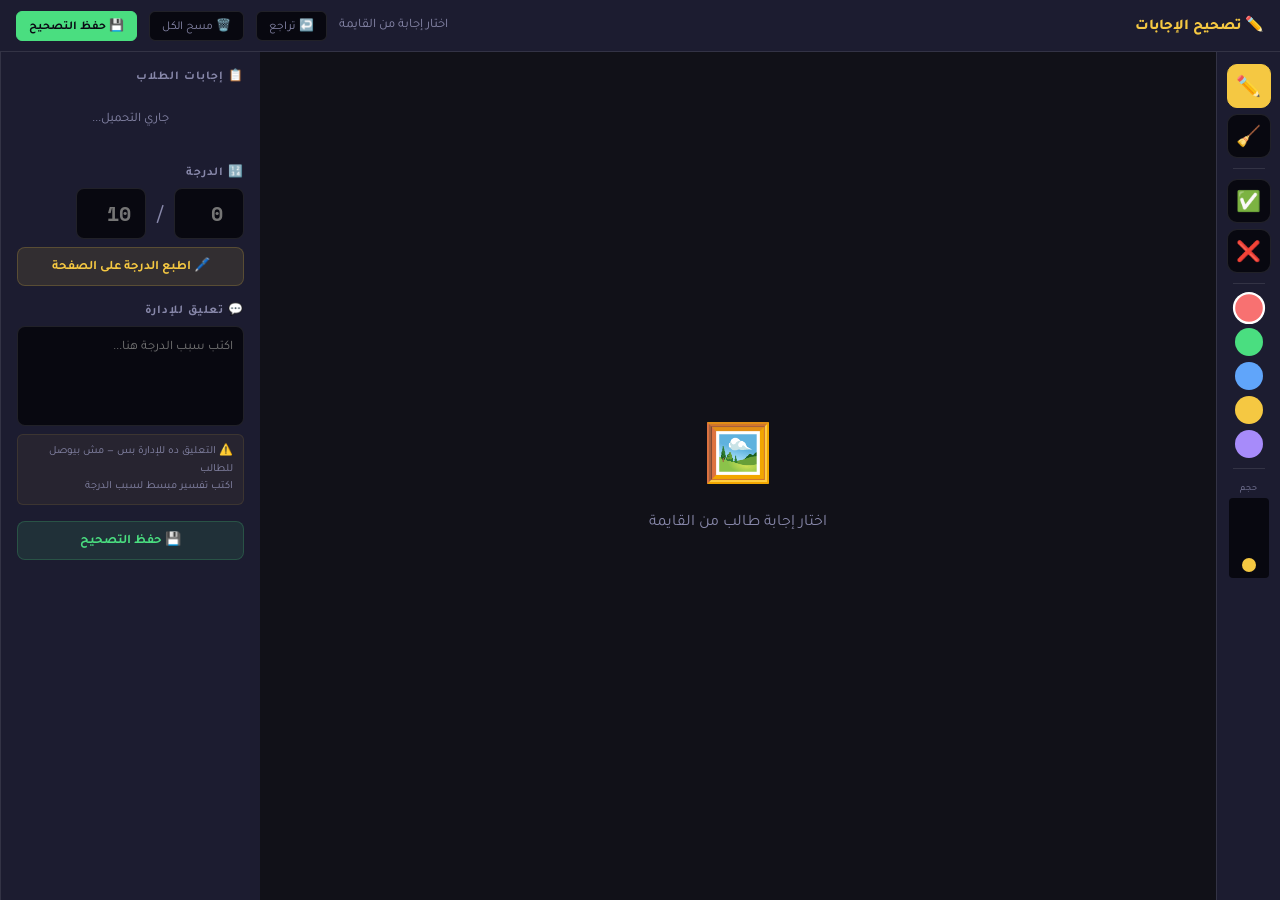
<file: Pio-Corrector.html>
<!DOCTYPE html>
<html lang="ar" dir="rtl">
<head>
<meta charset="UTF-8">
<meta name="viewport" content="width=device-width, initial-scale=1.0">
<title>تصحيح الإجابات — Pioneers</title>
<link href="https://fonts.googleapis.com/css2?family=Tajawal:wght@400;700;800&family=Space+Mono&display=swap" rel="stylesheet">
<style>
:root {
  --dark:    #080810;
  --surface: #1C1C30;
  --border:  rgba(255,255,255,0.1);
  --gold:    #F5C842;
  --green:   #4ADE80;
  --red:     #F87171;
  --blue:    #60A5FA;
  --text:    #EEEEf8;
  --text-dim:#8888AA;
  --font:    'Tajawal', sans-serif;
}

*, *::before, *::after { margin:0; padding:0; box-sizing:border-box; }

body {
  font-family: var(--font);
  background:  var(--dark);
  color:       var(--text);
  direction:   rtl;
  overflow:    hidden;
  height:      100vh;
  display:     flex;
  flex-direction: column;
}

/* ============================================================
   HEADER
   ============================================================ */
.corrector-header {
  height:      52px;
  background:  var(--surface);
  border-bottom: 1px solid var(--border);
  display:     flex;
  align-items: center;
  padding:     0 16px;
  gap:         12px;
  flex-shrink: 0;
}

.header-title {
  font-size:   15px;
  font-weight: 800;
  color:       var(--gold);
  flex:        1;
}

.header-student {
  font-size:   13px;
  color:       var(--text-dim);
}

.btn-header {
  background:  var(--dark);
  border:      1px solid var(--border);
  color:       var(--text-dim);
  padding:     6px 12px;
  border-radius: 6px;
  font-family: var(--font);
  font-size:   12px;
  cursor:      pointer;
  transition:  all .2s;
  white-space: nowrap;
}

.btn-header:hover { border-color:var(--gold); color:var(--gold); }
.btn-header.save  { background:var(--green); border-color:var(--green); color:#0a0a14; font-weight:700; }
.btn-header.save:hover { opacity:.9; }

/* ============================================================
   MAIN LAYOUT
   ============================================================ */
.corrector-body {
  flex:        1;
  display:     flex;
  overflow:    hidden;
}

/* TOOLS PANEL */
.tools-panel {
  width:       64px;
  background:  var(--surface);
  border-left: 1px solid var(--border);
  display:     flex;
  flex-direction: column;
  align-items: center;
  padding:     12px 0;
  gap:         6px;
  flex-shrink: 0;
  overflow-y:  auto;
}

.tool-btn {
  width:       44px;
  height:      44px;
  border-radius: 10px;
  border:      1px solid var(--border);
  background:  var(--dark);
  color:       var(--text-dim);
  font-size:   20px;
  cursor:      pointer;
  display:     flex;
  align-items: center;
  justify-content: center;
  transition:  all .2s;
  position:    relative;
}

.tool-btn:hover   { border-color:var(--gold); color:var(--gold); }
.tool-btn.active  { background:var(--gold); border-color:var(--gold); color:#0a0a14; }
.tool-btn.red.active    { background:var(--red);   border-color:var(--red);   color:#fff; }
.tool-btn.green.active  { background:var(--green); border-color:var(--green); color:#0a0a14; }
.tool-btn.blue.active   { background:var(--blue);  border-color:var(--blue);  color:#0a0a14; }

.tool-separator {
  width:       32px;
  height:      1px;
  background:  var(--border);
  margin:      4px 0;
}

/* Color picker */
.color-dot {
  width:       28px;
  height:      28px;
  border-radius: 50%;
  border:      2px solid transparent;
  cursor:      pointer;
  transition:  all .2s;
}

.color-dot.active { border-color: #fff; transform: scale(1.15); }

/* Size slider */
.size-wrap {
  display:     flex;
  flex-direction: column;
  align-items: center;
  gap:         4px;
  padding:     4px 0;
}

.size-label { font-size:9px; color:var(--text-dim); }

.size-slider {
  -webkit-appearance: none;
  width:       40px;
  height:      80px;
  writing-mode: vertical-lr;
  direction:   rtl;
  background:  var(--dark);
  outline:     none;
  border-radius: 4px;
}

.size-slider::-webkit-slider-thumb {
  -webkit-appearance: none;
  width:  14px;
  height: 14px;
  border-radius: 50%;
  background: var(--gold);
  cursor: pointer;
}

/* CANVAS AREA */
.canvas-area {
  flex:        1;
  position:    relative;
  overflow:    auto;
  background:  #111118;
  display:     flex;
  align-items: flex-start;
  justify-content: center;
  padding:     20px;
}

.canvas-wrap {
  position:    relative;
  display:     inline-block;
}

#bg-image {
  display:     block;
  max-width:   100%;
  user-select: none;
  pointer-events: none;
}

#draw-canvas {
  position:    absolute;
  top:         0;
  left:        0;
  cursor:      crosshair;
}

/* No image state */
.no-image-state {
  display:     flex;
  flex-direction: column;
  align-items: center;
  justify-content: center;
  height:      100%;
  color:       var(--text-dim);
  gap:         16px;
  width:       100%;
}

.no-image-state .icon { font-size: 56px; }
.no-image-state p     { font-size: 16px; }

/* SIDE PANEL — درجة وتعليق */
.side-panel {
  width:       260px;
  background:  var(--surface);
  border-left: 1px solid var(--border);
  display:     flex;
  flex-direction: column;
  padding:     16px;
  gap:         16px;
  flex-shrink: 0;
  overflow-y:  auto;
}

.side-section { display:flex; flex-direction:column; gap:8px; }
.side-label {
  font-size:   12px;
  font-weight: 700;
  color:       var(--text-dim);
  text-transform: uppercase;
  letter-spacing: 1px;
}

/* Degree input */
.degree-row {
  display:     flex;
  align-items: center;
  gap:         8px;
}

.degree-input {
  width:       70px;
  background:  var(--dark);
  border:      1px solid var(--border);
  border-radius: 8px;
  padding:     10px;
  font-family: 'Space Mono', monospace;
  font-size:   20px;
  font-weight: 700;
  color:       var(--gold);
  text-align:  center;
  outline:     none;
  transition:  border-color .3s;
}

.degree-input:focus { border-color:var(--gold); }

.degree-sep {
  font-size:   20px;
  color:       var(--text-dim);
  font-family: 'Space Mono', monospace;
}

.degree-total {
  width:       70px;
  background:  var(--dark);
  border:      1px solid var(--border);
  border-radius: 8px;
  padding:     10px;
  font-family: 'Space Mono', monospace;
  font-size:   20px;
  font-weight: 700;
  color:       var(--text-dim);
  text-align:  center;
  outline:     none;
  transition:  border-color .3s;
}

.degree-total:focus { border-color:var(--text-dim); }

/* Stamp degree */
.btn-stamp-degree {
  background:  rgba(245,200,66,.1);
  border:      1px solid rgba(245,200,66,.2);
  color:       var(--gold);
  padding:     9px;
  border-radius: 8px;
  font-family: var(--font);
  font-size:   13px;
  font-weight: 700;
  cursor:      pointer;
  transition:  all .25s;
  width:       100%;
}

.btn-stamp-degree:hover { background:rgba(245,200,66,.18); }

/* Comment */
.comment-textarea {
  background:  var(--dark);
  border:      1px solid var(--border);
  border-radius: 8px;
  padding:     10px;
  font-family: var(--font);
  font-size:   13px;
  color:       var(--text);
  resize:      none;
  height:      100px;
  outline:     none;
  transition:  border-color .3s;
  text-align:  right;
  direction:   rtl;
  line-height: 1.7;
}

.comment-textarea:focus { border-color:var(--gold); }

.comment-note {
  font-size:   11px;
  color:       var(--text-dim);
  line-height: 1.6;
  background:  rgba(245,200,66,.05);
  border:      1px solid rgba(245,200,66,.1);
  border-radius: 6px;
  padding:     8px 10px;
}

/* Answers list */
.answers-list {
  display:     flex;
  flex-direction: column;
  gap:         6px;
}

.answer-item {
  background:  var(--dark);
  border:      1px solid var(--border);
  border-radius: 8px;
  padding:     8px 10px;
  cursor:      pointer;
  transition:  all .25s;
  display:     flex;
  align-items: center;
  gap:         8px;
  font-size:   12px;
}

.answer-item:hover  { border-color:var(--gold); }
.answer-item.active { border-color:var(--gold); background:rgba(245,200,66,.07); }

.answer-thumb {
  width:       40px;
  height:      40px;
  border-radius: 6px;
  object-fit:  cover;
  flex-shrink: 0;
}

.answer-info { flex:1; overflow:hidden; }
.answer-name { font-size:12px; font-weight:700; white-space:nowrap; overflow:hidden; text-overflow:ellipsis; }
.answer-meta { font-size:10px; color:var(--text-dim); }

/* Saved indicator */
.saved-indicator {
  font-size:   12px;
  color:       var(--green);
  text-align:  center;
  padding:     6px;
  background:  rgba(74,222,128,.08);
  border-radius: 6px;
  border:      1px solid rgba(74,222,128,.2);
  display:     none;
}

/* Empty state */
.side-empty {
  text-align:  center;
  padding:     20px 0;
  color:       var(--text-dim);
  font-size:   13px;
}

/* ============================================================
   RESPONSIVE
   ============================================================ */
@media (max-width:768px) {
  .side-panel   { display:none; }
  .tools-panel  { width:48px; }
  .tool-btn     { width:36px; height:36px; font-size:16px; }
}
</style>
</head>
<body>

<!-- HEADER -->
<div class="corrector-header">
  <div class="header-title">✏️ تصحيح الإجابات</div>
  <div class="header-student" id="headerStudent">اختار إجابة من القايمة</div>
  <button class="btn-header" onclick="undoLast()">↩️ تراجع</button>
  <button class="btn-header" onclick="clearCanvas()">🗑️ مسح الكل</button>
  <button class="btn-header save" onclick="saveCorrection()">💾 حفظ التصحيح</button>
</div>

<!-- BODY -->
<div class="corrector-body">

  <!-- TOOLS -->
  <div class="tools-panel">
    <!-- أدوات الرسم -->
    <button class="tool-btn active" id="tool-pen" onclick="setTool('pen')" title="قلم">✏️</button>
    <button class="tool-btn"        id="tool-eraser" onclick="setTool('eraser')" title="استيكة">🧹</button>
    <div class="tool-separator"></div>

    <!-- علامات -->
    <button class="tool-btn green" id="tool-check" onclick="setTool('check')" title="صح">✅</button>
    <button class="tool-btn red"   id="tool-cross" onclick="setTool('cross')" title="غلط">❌</button>
    <div class="tool-separator"></div>

    <!-- ألوان -->
    <div class="color-dot active" style="background:#F87171" data-color="#F87171" onclick="setColor('#F87171',this)" title="أحمر"></div>
    <div class="color-dot" style="background:#4ADE80" data-color="#4ADE80" onclick="setColor('#4ADE80',this)" title="أخضر"></div>
    <div class="color-dot" style="background:#60A5FA" data-color="#60A5FA" onclick="setColor('#60A5FA',this)" title="أزرق"></div>
    <div class="color-dot" style="background:#F5C842" data-color="#F5C842" onclick="setColor('#F5C842',this)" title="ذهبي"></div>
    <div class="color-dot" style="background:#A78BFA" data-color="#A78BFA" onclick="setColor('#A78BFA',this)" title="بنفسجي"></div>
    <div class="tool-separator"></div>

    <!-- حجم القلم -->
    <div class="size-wrap">
      <div class="size-label">حجم</div>
      <input type="range" class="size-slider" id="sizeSlider" min="2" max="24" value="4"
             oninput="setBrushSize(this.value)">
    </div>
  </div>

  <!-- CANVAS -->
  <div class="canvas-area" id="canvasArea">
    <div class="no-image-state" id="noImageState">
      <div class="icon">🖼️</div>
      <p>اختار إجابة طالب من القايمة</p>
    </div>
    <div class="canvas-wrap" id="canvasWrap" style="display:none">
      <img id="bg-image" alt="إجابة الطالب">
      <canvas id="draw-canvas"></canvas>
    </div>
  </div>

  <!-- SIDE PANEL -->
  <div class="side-panel">

    <!-- قايمة الإجابات -->
    <div class="side-section">
      <div class="side-label">📋 إجابات الطلاب</div>
      <div class="answers-list" id="answersList">
        <div class="side-empty">جاري التحميل...</div>
      </div>
    </div>

    <!-- الدرجة -->
    <div class="side-section">
      <div class="side-label">🔢 الدرجة</div>
      <div class="degree-row">
        <input type="number" class="degree-input" id="degreeInput" min="0" placeholder="0">
        <span class="degree-sep">/</span>
        <input type="number" class="degree-total" id="degreeTotalInput" placeholder="10">
      </div>
      <button class="btn-stamp-degree" onclick="stampDegree()">
        🖊️ اطبع الدرجة على الصفحة
      </button>
    </div>

    <!-- تعليق للإدارة -->
    <div class="side-section">
      <div class="side-label">💬 تعليق للإدارة</div>
      <textarea class="comment-textarea" id="commentInput"
                placeholder="اكتب سبب الدرجة هنا..."></textarea>
      <div class="comment-note">
        ⚠️ التعليق ده للإدارة بس — مش بيوصل للطالب<br>
        اكتب تفسير مبسط لسبب الدرجة
      </div>
    </div>

    <!-- حفظ -->
    <div class="side-section">
      <button class="btn-stamp-degree" style="background:rgba(74,222,128,.1);border-color:rgba(74,222,128,.2);color:var(--green)"
              onclick="saveCorrection()">
        💾 حفظ التصحيح
      </button>
      <div class="saved-indicator" id="savedIndicator">✅ تم الحفظ بنجاح!</div>
    </div>

  </div>

</div>

<script>
// ============================================================
// STATE
// ============================================================
const API_URL = window.parent?.API_URL || 'YOUR_APPS_SCRIPT_URL_HERE';

let currentTool  = 'pen';
let currentColor = '#F87171';
let brushSize    = 4;
let isDrawing    = false;
let lastX = 0, lastY = 0;
let history      = [];   // للـ undo
let currentAnswer = null; // الإجابة الحالية

const canvas = document.getElementById('draw-canvas');
const ctx    = canvas.getContext('2d');
const bgImg  = document.getElementById('bg-image');

// ============================================================
// LOAD ANSWERS — بيستقبل البيانات من الأب
// ============================================================
window.addEventListener('message', (e) => {
  if (e.data?.type === 'loadAnswers') {
    loadAnswers(e.data.answers);
  }
});

// لو اتفتح مباشرة — نجيب الإجابات من الـ URL params
const params     = new URLSearchParams(window.location.search);
const teacherId  = params.get('teacher_id');
const examName   = params.get('exam_name');

if (teacherId && examName) {
  fetchAnswers(teacherId, examName);
}

async function fetchAnswers(teacherId, examName) {
  try {
    const res  = await fetch(`${API_URL}?action=getStudentAnswers&teacher_id=${teacherId}&exam_name=${encodeURIComponent(examName)}`);
    const data = await res.json();
    loadAnswers(data.answers || []);
  } catch {
    document.getElementById('answersList').innerHTML =
      '<div class="side-empty">تعذّر تحميل الإجابات</div>';
  }
}

function loadAnswers(answers) {
  const list = document.getElementById('answersList');
  if (!answers?.length) {
    list.innerHTML = '<div class="side-empty">مفيش إجابات لسه</div>';
    return;
  }

  list.innerHTML = answers.map((ans, i) => `
    <div class="answer-item" data-index="${i}" onclick="selectAnswer(${i})">
      <img class="answer-thumb" src="${ans.photo_url}" alt="${ans.student_name}"
           onerror="this.style.display='none'">
      <div class="answer-info">
        <div class="answer-name">${ans.student_name}</div>
        <div class="answer-meta">${ans.grade} — ${ans.answer_num || 'إجابة'}</div>
      </div>
    </div>`).join('');

  window._answers = answers;
}

function selectAnswer(index) {
  const ans = window._answers?.[index];
  if (!ans) return;

  currentAnswer = ans;

  // تحديث الـ UI
  document.querySelectorAll('.answer-item').forEach((el, i) =>
    el.classList.toggle('active', i === index));

  document.getElementById('headerStudent').textContent =
    `${ans.student_name} — ${ans.grade}`;

  // تحميل الصورة
  document.getElementById('noImageState').style.display  = 'none';
  document.getElementById('canvasWrap').style.display    = 'block';

  bgImg.onload = () => resizeCanvas();
  bgImg.src    = ans.photo_url;

  // مسح الكانفاس
  clearCanvas(false);

  // لو في تصحيح محفوظ — نحمّله
  if (ans.correction_url) {
    loadSavedCorrection(ans.correction_url);
  }

  // الدرجة القديمة
  if (ans.degree) {
    const parts = ans.degree.split('/');
    document.getElementById('degreeInput').value      = parts[0] || '';
    document.getElementById('degreeTotalInput').value = parts[1] || '';
  } else {
    document.getElementById('degreeInput').value      = '';
    document.getElementById('degreeTotalInput').value = '';
  }

  document.getElementById('commentInput').value = ans.comment || '';
}

function resizeCanvas() {
  canvas.width  = bgImg.naturalWidth  || bgImg.width;
  canvas.height = bgImg.naturalHeight || bgImg.height;
  canvas.style.width  = bgImg.width  + 'px';
  canvas.style.height = bgImg.height + 'px';
}

function loadSavedCorrection(url) {
  const img = new Image();
  img.crossOrigin = 'anonymous';
  img.onload = () => ctx.drawImage(img, 0, 0);
  img.src    = url;
}

// ============================================================
// TOOLS
// ============================================================
function setTool(tool) {
  currentTool = tool;
  document.querySelectorAll('.tool-btn').forEach(b => b.classList.remove('active'));
  document.getElementById(`tool-${tool}`)?.classList.add('active');

  canvas.style.cursor = tool === 'eraser' ? 'cell' :
                        tool === 'check' || tool === 'cross' ? 'copy' : 'crosshair';
}

function setColor(color, el) {
  currentColor = color;
  document.querySelectorAll('.color-dot').forEach(d => d.classList.remove('active'));
  el?.classList.add('active');
  if (currentTool !== 'eraser') setTool('pen');
}

function setBrushSize(val) {
  brushSize = parseInt(val);
}

// ============================================================
// DRAWING
// ============================================================
canvas.addEventListener('mousedown',  startDraw);
canvas.addEventListener('mousemove',  draw);
canvas.addEventListener('mouseup',    endDraw);
canvas.addEventListener('mouseleave', endDraw);

canvas.addEventListener('touchstart',  e => { e.preventDefault(); startDraw(getTouchPos(e)); }, { passive:false });
canvas.addEventListener('touchmove',   e => { e.preventDefault(); draw(getTouchPos(e)); },      { passive:false });
canvas.addEventListener('touchend',    endDraw);

function getTouchPos(e) {
  const rect  = canvas.getBoundingClientRect();
  const touch = e.touches[0] || e.changedTouches[0];
  const scaleX = canvas.width  / rect.width;
  const scaleY = canvas.height / rect.height;
  return {
    offsetX: (touch.clientX - rect.left) * scaleX,
    offsetY: (touch.clientY - rect.top)  * scaleY
  };
}

function startDraw(e) {
  if (!currentAnswer) return;
  isDrawing = true;
  lastX = e.offsetX || 0;
  lastY = e.offsetY || 0;

  if (currentTool === 'check' || currentTool === 'cross') {
    drawStamp(lastX, lastY);
    saveHistory();
    isDrawing = false;
    return;
  }

  saveHistory();
}

function draw(e) {
  if (!isDrawing || !currentAnswer) return;
  const x = e.offsetX || 0;
  const y = e.offsetY || 0;

  ctx.beginPath();
  ctx.moveTo(lastX, lastY);
  ctx.lineTo(x, y);

  if (currentTool === 'eraser') {
    ctx.globalCompositeOperation = 'destination-out';
    ctx.lineWidth   = brushSize * 4;
    ctx.strokeStyle = 'rgba(0,0,0,1)';
  } else {
    ctx.globalCompositeOperation = 'source-over';
    ctx.strokeStyle = currentColor;
    ctx.lineWidth   = brushSize;
    ctx.lineCap     = 'round';
    ctx.lineJoin    = 'round';
  }

  ctx.stroke();
  lastX = x;
  lastY = y;
}

function endDraw() {
  if (isDrawing) {
    ctx.globalCompositeOperation = 'source-over';
  }
  isDrawing = false;
}

function drawStamp(x, y) {
  const size = 32;
  ctx.font      = `${size}px Arial`;
  ctx.textAlign = 'center';
  ctx.textBaseline = 'middle';
  ctx.globalCompositeOperation = 'source-over';
  ctx.fillText(currentTool === 'check' ? '✓' : '✗', x, y);

  // دايرة حول العلامة
  ctx.strokeStyle = currentTool === 'check' ? '#4ADE80' : '#F87171';
  ctx.lineWidth   = 2;
  ctx.beginPath();
  ctx.arc(x, y, size * 0.7, 0, Math.PI * 2);
  ctx.stroke();
}

// ============================================================
// STAMP DEGREE — طباعة الدرجة على الصفحة
// ============================================================
function stampDegree() {
  const deg   = document.getElementById('degreeInput').value;
  const total = document.getElementById('degreeTotalInput').value;
  if (!deg || !total || !currentAnswer) return;

  const text  = `${deg}/${total}`;
  const x     = canvas.width  * 0.08;
  const y     = canvas.height * 0.06;
  const r     = 52;

  ctx.globalCompositeOperation = 'source-over';

  // دايرة حمرا بخط عريض
  ctx.beginPath();
  ctx.arc(x, y, r, 0, Math.PI * 2);
  ctx.fillStyle   = 'rgba(248,113,113,0.15)';
  ctx.fill();
  ctx.strokeStyle = '#F87171';
  ctx.lineWidth   = 3;
  ctx.stroke();

  // النص
  ctx.font         = `bold ${r * 0.7}px 'Space Mono', monospace`;
  ctx.fillStyle    = '#F87171';
  ctx.textAlign    = 'center';
  ctx.textBaseline = 'middle';
  ctx.fillText(text, x, y);

  saveHistory();
}

// ============================================================
// UNDO / CLEAR
// ============================================================
function saveHistory() {
  history.push(ctx.getImageData(0, 0, canvas.width, canvas.height));
  if (history.length > 30) history.shift();
}

function undoLast() {
  if (history.length === 0) return;
  ctx.putImageData(history.pop(), 0, 0);
}

function clearCanvas(saveHist = true) {
  if (saveHist) saveHistory();
  ctx.clearRect(0, 0, canvas.width, canvas.height);
}

// ============================================================
// SAVE CORRECTION
// ============================================================
async function saveCorrection() {
  if (!currentAnswer) {
    alert('اختار إجابة طالب الأول');
    return;
  }

  const degree  = document.getElementById('degreeInput').value;
  const total   = document.getElementById('degreeTotalInput').value;
  const comment = document.getElementById('commentInput').value.trim();

  if (!degree || !total) {
    alert('ادخل الدرجة الأول');
    return;
  }

  // دمج صورة الخلفية مع التصحيح
  const merged = document.createElement('canvas');
  merged.width  = canvas.width;
  merged.height = canvas.height;
  const mctx   = merged.getContext('2d');

  // ارسم الصورة الأصلية
  mctx.drawImage(bgImg, 0, 0, canvas.width, canvas.height);
  // ارسم التصحيح فوقها
  mctx.drawImage(canvas, 0, 0);

  const dataUrl  = merged.toDataURL('image/jpeg', 0.85);
  const base64   = dataUrl.split(',')[1];

  try {
    const res  = await fetch(API_URL, {
      method: 'POST',
      body:   JSON.stringify({
        action:      'saveCorrectedAnswer',
        teacher_id:  teacherId || currentAnswer.teacher_id,
        student_id:  currentAnswer.student_id,
        exam_name:   examName  || currentAnswer.exam_name,
        degree:      `${degree}/${total}`,
        comment,
        image_base64: base64,
        file_name:   `corrected_${currentAnswer.student_id}_${currentAnswer.exam_name}.jpg`
      })
    });

    const data = await res.json();

    if (data.success) {
      const indicator = document.getElementById('savedIndicator');
      indicator.style.display = 'block';
      setTimeout(() => indicator.style.display = 'none', 3000);

      // إبلاغ الصفحة الأم
      window.parent?.postMessage({
        type:       'correctionSaved',
        student_id: currentAnswer.student_id,
        degree:     `${degree}/${total}`
      }, '*');
    }
  } catch {
    alert('تعذّر الحفظ — حاول تاني');
  }
}

// ============================================================
// RESIZE
// ============================================================
window.addEventListener('resize', () => {
  if (currentAnswer) {
    const savedData = ctx.getImageData(0, 0, canvas.width, canvas.height);
    resizeCanvas();
    ctx.putImageData(savedData, 0, 0);
  }
});
</script>
</body>
</html>
</file>
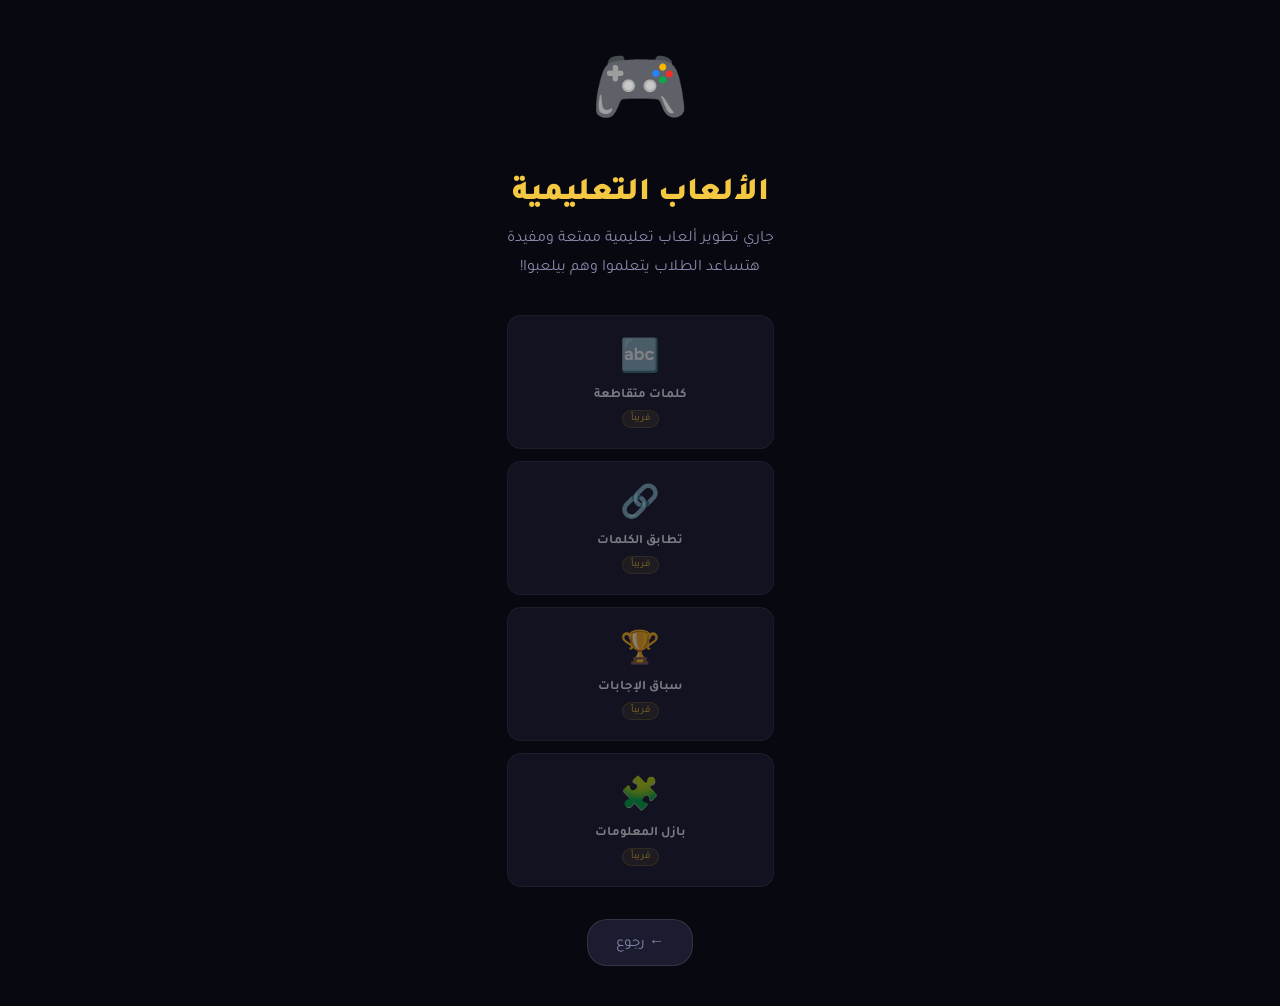
<file: Pio-G-Hub.html>
<!DOCTYPE html>
<html lang="ar" dir="rtl">
<head>
<meta charset="UTF-8">
<meta name="viewport" content="width=device-width, initial-scale=1.0">
<title>ألعاب تعليمية — Pioneers Academy</title>
<link href="https://fonts.googleapis.com/css2?family=Tajawal:wght@400;700;800;900&display=swap" rel="stylesheet">
<style>
:root {
  --dark:   #080810;
  --surface:#1C1C30;
  --border: rgba(255,255,255,0.1);
  --gold:   #F5C842;
  --text:   #EEEEf8;
  --dim:    #8888AA;
  --font:   'Tajawal', sans-serif;
}

*,*::before,*::after{margin:0;padding:0;box-sizing:border-box}
body { font-family:var(--font); background:var(--dark); color:var(--text); direction:rtl; min-height:100vh; display:flex; flex-direction:column; align-items:center; justify-content:center; }

.coming-soon {
  text-align: center;
  padding: 40px 24px;
  max-width: 500px;
}

.cs-icon { font-size: 80px; margin-bottom: 24px; animation: bounce 2s ease-in-out infinite; }
@keyframes bounce { 0%,100%{transform:translateY(0)} 50%{transform:translateY(-12px)} }

.cs-title { font-size: 32px; font-weight: 900; color: var(--gold); margin-bottom: 12px; }
.cs-desc  { font-size: 16px; color: var(--dim); line-height: 1.8; margin-bottom: 32px; }

.games-preview {
  display: grid;
  grid-template-columns: repeat(auto-fill, minmax(140px,1fr));
  gap: 12px;
  margin-bottom: 32px;
  width: 100%;
}

.game-card {
  background: var(--surface);
  border: 1px solid var(--border);
  border-radius: 14px;
  padding: 20px 14px;
  text-align: center;
  opacity: 0.5;
  cursor: not-allowed;
}

.game-card .game-icon  { font-size: 32px; margin-bottom: 8px; }
.game-card .game-name  { font-size: 13px; font-weight: 700; }
.game-card .game-badge {
  display: inline-block;
  background: rgba(245,200,66,.12);
  color: var(--gold);
  font-size: 10px;
  padding: 2px 8px;
  border-radius: 10px;
  margin-top: 6px;
  border: 1px solid rgba(245,200,66,.2);
}

.btn-back {
  background: var(--surface);
  border: 1px solid var(--border);
  color: var(--dim);
  padding: 12px 28px;
  border-radius: 20px;
  font-family: var(--font);
  font-size: 15px;
  cursor: pointer;
  text-decoration: none;
  transition: all .3s;
  display: inline-block;
}

.btn-back:hover { border-color:var(--gold); color:var(--gold); }
</style>
</head>
<body>
<div class="coming-soon">
  <div class="cs-icon">🎮</div>
  <div class="cs-title">الألعاب التعليمية</div>
  <div class="cs-desc">
    جاري تطوير ألعاب تعليمية ممتعة ومفيدة<br>
    هتساعد الطلاب يتعلموا وهم بيلعبوا!
  </div>

  <div class="games-preview">
    <div class="game-card">
      <div class="game-icon">🔤</div>
      <div class="game-name">كلمات متقاطعة</div>
      <div class="game-badge">قريباً</div>
    </div>
    <div class="game-card">
      <div class="game-icon">🔗</div>
      <div class="game-name">تطابق الكلمات</div>
      <div class="game-badge">قريباً</div>
    </div>
    <div class="game-card">
      <div class="game-icon">🏆</div>
      <div class="game-name">سباق الإجابات</div>
      <div class="game-badge">قريباً</div>
    </div>
    <div class="game-card">
      <div class="game-icon">🧩</div>
      <div class="game-name">بازل المعلومات</div>
      <div class="game-badge">قريباً</div>
    </div>
  </div>

  <a href="javascript:history.back()" class="btn-back">← رجوع</a>
</div>
</body>
</html>
</file>
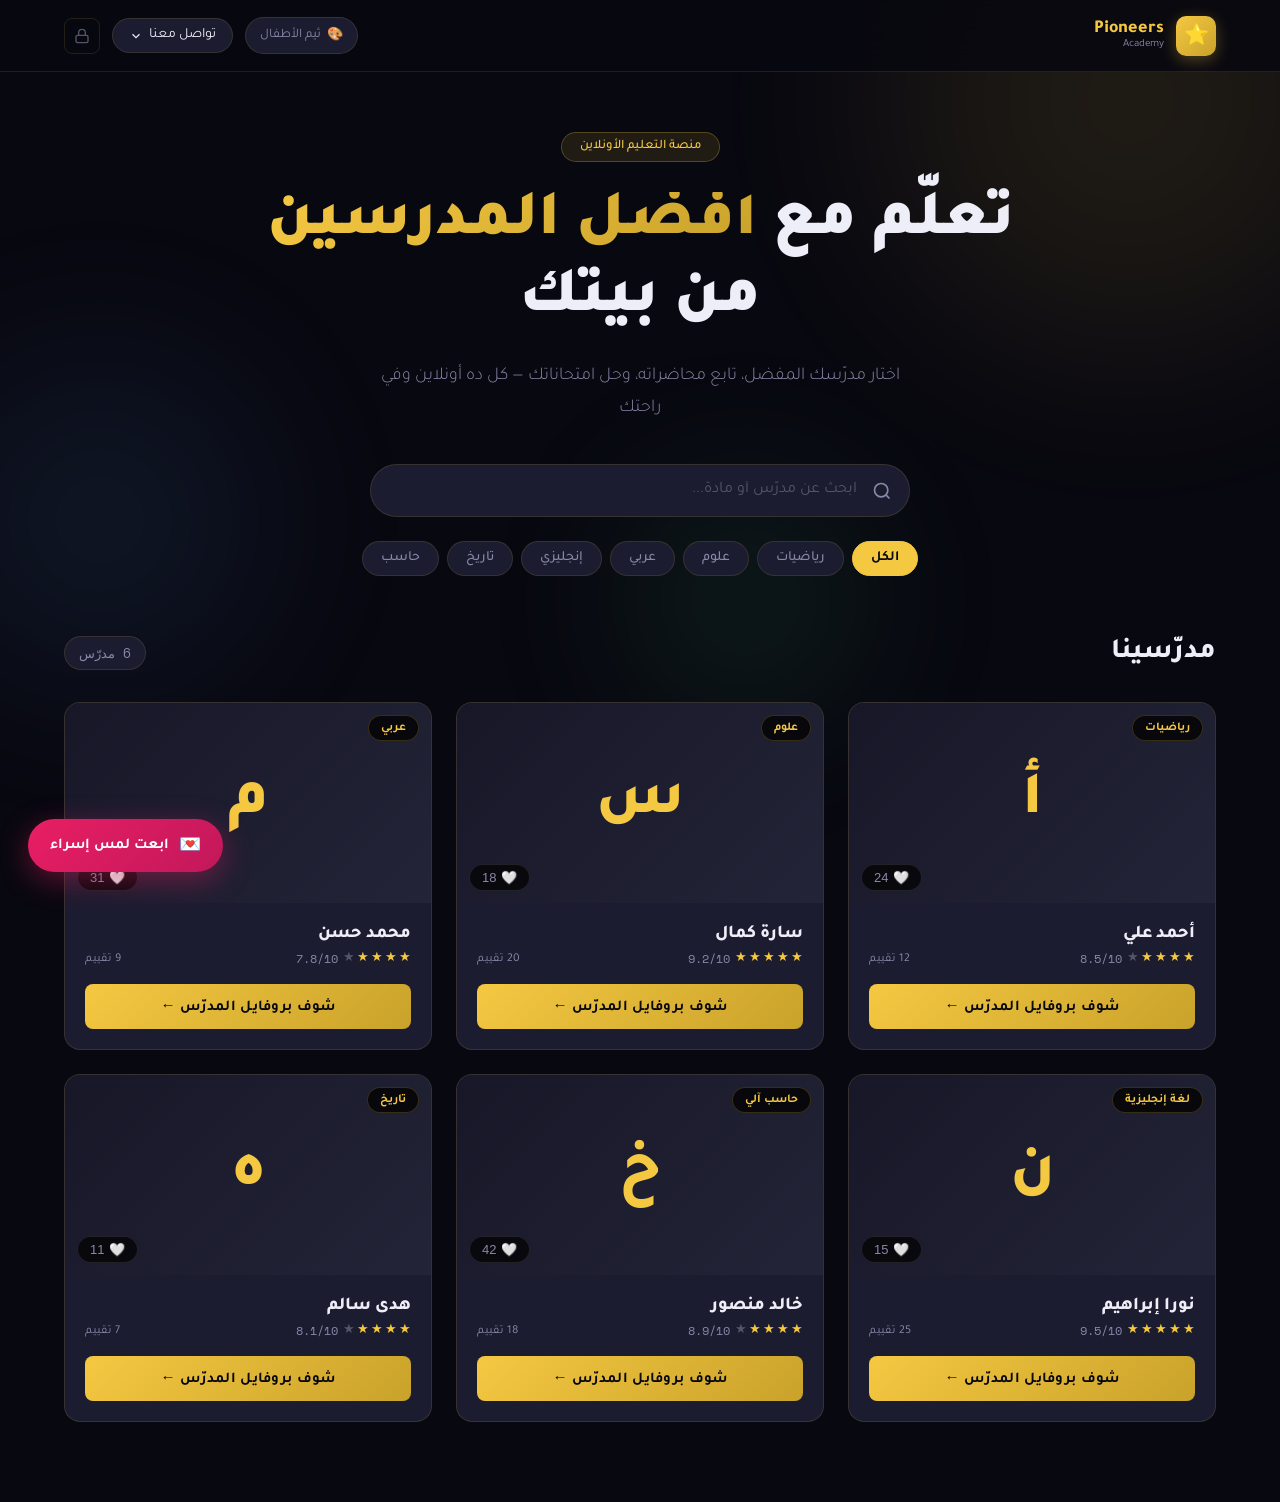
<file: Pio-Hub.html>
<!DOCTYPE html>
<html lang="ar" dir="rtl">
<head>
<meta charset="UTF-8">
<meta name="viewport" content="width=device-width, initial-scale=1.0">
<title>Pioneers Academy</title>
<link rel="preconnect" href="https://fonts.googleapis.com">
<link href="https://fonts.googleapis.com/css2?family=Tajawal:wght@300;400;500;700;800;900&family=Space+Mono:wght@400;700&display=swap" rel="stylesheet">
<link rel="stylesheet" href="Pio-Hub.css">
</head>
<body>

<!-- خلفية متحركة -->
<div class="bg-orbs">
  <div class="orb orb-1"></div>
  <div class="orb orb-2"></div>
  <div class="orb orb-3"></div>
</div>

<!-- NAVBAR -->
<nav class="navbar">
  <div class="nav-inner">

    <!-- لوجو -->
    <a href="Pio-Hub.html" class="logo">
      <div class="logo-icon">⭐</div>
      <div class="logo-text">
        <span class="logo-main">Pioneers</span>
        <span class="logo-sub">Academy</span>
      </div>
    </a>

    <!-- أزرار يمين -->
    <div class="nav-actions">

      <!-- ثيم الأطفال -->
      <button class="btn-kids-toggle" id="kidsToggle" title="ثيم الأطفال">
        <span class="kids-icon">🎨</span>
        <span class="kids-label">ثيم الأطفال</span>
      </button>

      <!-- تواصل معنا -->
      <div class="contact-dropdown">
        <button class="btn-contact">
          <span>تواصل معنا</span>
          <svg width="14" height="14" viewBox="0 0 24 24" fill="none" stroke="currentColor" stroke-width="2"><polyline points="6 9 12 15 18 9"/></svg>
        </button>
        <div class="contact-menu">
          <a href="https://wa.me/201000000000" target="_blank" class="contact-item">
            <span class="contact-icon">📱</span>
            <div>
              <div class="contact-name">واتساب</div>
              <div class="contact-num">01000000000</div>
            </div>
          </a>
          <a href="tel:01000000000" class="contact-item">
            <span class="contact-icon">📞</span>
            <div>
              <div class="contact-name">تليفون</div>
              <div class="contact-num">01000000000</div>
            </div>
          </a>
          <a href="https://facebook.com" target="_blank" class="contact-item">
            <span class="contact-icon">💬</span>
            <div>
              <div class="contact-name">فيسبوك</div>
              <div class="contact-num">Pioneers Academy</div>
            </div>
          </a>
        </div>
      </div>

      <!-- زرار مخفي للتيتشر -->
      <button class="btn-teacher-hidden" id="teacherBtn" title="بوابة المدرسين">
        <svg width="16" height="16" viewBox="0 0 24 24" fill="none" stroke="currentColor" stroke-width="2">
          <rect x="3" y="11" width="18" height="11" rx="2" ry="2"/>
          <path d="M7 11V7a5 5 0 0 1 10 0v4"/>
        </svg>
      </button>

    </div>
  </div>
</nav>

<!-- HERO -->
<section class="hero">
  <div class="hero-content">
    <div class="hero-badge">منصة التعليم الأونلاين</div>
    <h1 class="hero-title">
      تعلّم مع
      <span class="hero-highlight">أفضل المدرسين</span>
      <br>من بيتك
    </h1>
    <p class="hero-desc">اختار مدرّسك المفضل، تابع محاضراته، وحل امتحاناتك — كل ده أونلاين وفي راحتك</p>

    <!-- بحث -->
    <div class="search-box">
      <svg class="search-icon" width="20" height="20" viewBox="0 0 24 24" fill="none" stroke="currentColor" stroke-width="2">
        <circle cx="11" cy="11" r="8"/><line x1="21" y1="21" x2="16.65" y2="16.65"/>
      </svg>
      <input type="text" id="searchInput" placeholder="ابحث عن مدرّس أو مادة..." class="search-input">
      <button class="search-clear" id="searchClear">✕</button>
    </div>

    <!-- فلاتر المواد -->
    <div class="filters-row">
      <button class="filter-btn active" data-filter="all">الكل</button>
      <button class="filter-btn" data-filter="رياضيات">رياضيات</button>
      <button class="filter-btn" data-filter="علوم">علوم</button>
      <button class="filter-btn" data-filter="عربي">عربي</button>
      <button class="filter-btn" data-filter="لغة إنجليزية">إنجليزي</button>
      <button class="filter-btn" data-filter="تاريخ">تاريخ</button>
      <button class="filter-btn" data-filter="حاسب آلي">حاسب</button>
    </div>
  </div>
</section>

<!-- TEACHERS SECTION -->
<section class="teachers-section">
  <div class="section-header">
    <h2 class="section-title">مدرّسينا</h2>
    <div class="teachers-count" id="teachersCount">جاري التحميل...</div>
  </div>

  <!-- Loading -->
  <div class="loading-state" id="loadingState">
    <div class="loader-ring"></div>
    <p>جاري تحميل المدرّسين...</p>
  </div>

  <!-- Grid -->
  <div class="teachers-grid" id="teachersGrid"></div>

  <!-- No Results -->
  <div class="no-results" id="noResults" style="display:none">
    <div class="no-results-icon">🔍</div>
    <p>مفيش نتايج لـ "<span id="searchTerm"></span>"</p>
    <button class="btn-reset" onclick="resetSearch()">مسح البحث</button>
  </div>
</section>

<!-- زرار ابعت لمس إسراء -->
<button class="btn-esraa" id="btnEsraa">
  <span class="esraa-icon">💌</span>
  <span class="esraa-text">ابعت لمس إسراء</span>
</button>

<!-- MODAL: Teacher Login -->
<div class="modal-overlay" id="teacherModal">
  <div class="modal">
    <button class="modal-close" onclick="closeModal('teacherModal')">✕</button>
    <div class="modal-icon">🎓</div>
    <h3 class="modal-title">بوابة المدرّسين</h3>
    <p class="modal-desc">ادخل الكود بتاعك للوصول لبروفايلك</p>
    <input type="text" id="teacherCode" class="modal-input" placeholder="مثال: AH123456" maxlength="8">
    <button class="modal-btn" onclick="goToTeacherHub()">دخول</button>
    <div class="modal-divider">أو</div>
    <button class="modal-btn modal-btn-outline" onclick="goToTeacherRegister()">سجّل كمدرّس جديد</button>
    <div class="modal-error" id="teacherError"></div>
  </div>
</div>

<!-- MODAL: إسراء Message -->
<div class="modal-overlay" id="esraaModal">
  <div class="modal modal-esraa">
    <button class="modal-close" onclick="closeModal('esraaModal')">✕</button>

    <!-- سلايدز الرسالة -->
    <div class="slides-container" id="esraaSlides">

      <!-- سلايد 1: ترحيب -->
      <div class="slide active" data-slide="1">
        <div class="slide-emoji">👋</div>
        <h3 class="slide-title">أهلاً <span id="parentGreeting">بيك</span>!</h3>
        <p class="slide-desc">رسالتك هتوصل لـ <strong>مس إسراء</strong> مباشرةً<br>وهي بتهتم بكل رسالة بشكل شخصي</p>
        <button class="slide-btn" onclick="nextSlide()">هنبدأ ←</button>
      </div>

      <!-- سلايد 2: نوع الرسالة -->
      <div class="slide" data-slide="2">
        <div class="slide-emoji">📝</div>
        <h3 class="slide-title">إيه نوع رسالتك؟</h3>
        <div class="type-options">
          <button class="type-btn" data-type="اقتراح" onclick="selectType(this)">💡 اقتراح</button>
          <button class="type-btn" data-type="استفسار" onclick="selectType(this)">❓ استفسار</button>
          <button class="type-btn" data-type="شكوى" onclick="selectType(this)">😟 شكوى</button>
          <button class="type-btn" data-type="أخرى" onclick="selectType(this)">💬 أخرى</button>
        </div>
      </div>

      <!-- سلايد 3: الرسالة -->
      <div class="slide" data-slide="3">
        <div class="slide-emoji">✍️</div>
        <h3 class="slide-title">اكتب رسالتك</h3>
        <textarea class="slide-textarea" id="esraaMessage" placeholder="اكتب هنا..."></textarea>
        <button class="slide-btn" onclick="sendEsraaMessage()">إرسال 💌</button>
      </div>

      <!-- سلايد 4: تأكيد -->
      <div class="slide" data-slide="4">
        <div class="slide-emoji">✅</div>
        <h3 class="slide-title">وصلت رسالتك!</h3>
        <p class="slide-desc">مس إسراء هتشوفها وهترد عليك قريباً<br>على الواتساب بتاعك</p>
        <button class="slide-btn" onclick="closeModal('esraaModal')">تمام 👍</button>
      </div>

    </div>

    <!-- Progress dots -->
    <div class="slide-dots">
      <div class="dot active" data-dot="1"></div>
      <div class="dot" data-dot="2"></div>
      <div class="dot" data-dot="3"></div>
      <div class="dot" data-dot="4"></div>
    </div>
  </div>
</div>

<script src="Pio-Hub.js"></script>
</body>
</html>
</file>
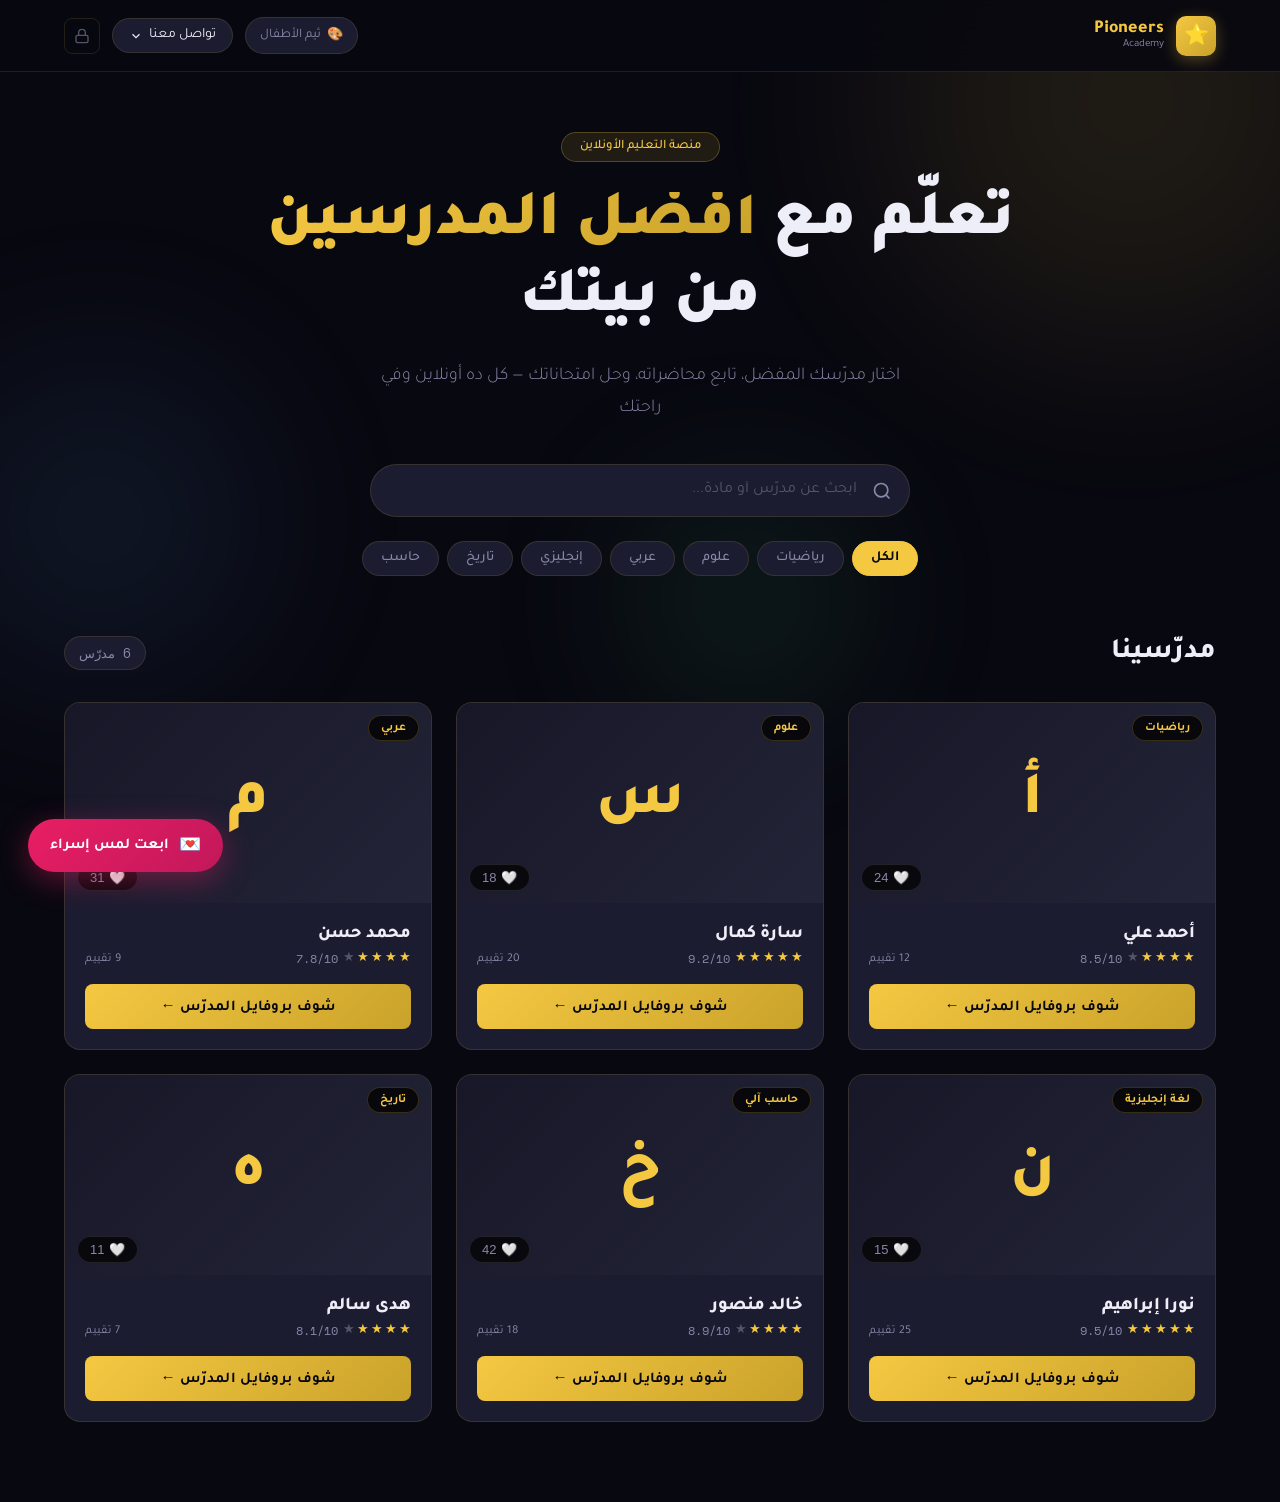
<file: Pio-S-Hub.html>
<!DOCTYPE html>
<html lang="ar" dir="rtl">
<head>
<meta charset="UTF-8">
<meta name="viewport" content="width=device-width, initial-scale=1.0">
<title>بروفايل المدرّس — Pioneers Academy</title>
<link rel="preconnect" href="https://fonts.googleapis.com">
<link href="https://fonts.googleapis.com/css2?family=Tajawal:wght@300;400;500;700;800;900&family=Space+Mono:wght@400;700&display=swap" rel="stylesheet">
<link rel="stylesheet" href="Pio-S-Hub.css">
</head>
<body>

<div class="bg-orbs">
  <div class="orb orb-1"></div>
  <div class="orb orb-2"></div>
</div>

<!-- NAVBAR -->
<nav class="navbar">
  <div class="nav-inner">
    <a href="Pio-Hub.html" class="logo">
      <div class="logo-icon">⭐</div>
      <div class="logo-text">
        <span class="logo-main">Pioneers</span>
        <span class="logo-sub">Academy</span>
      </div>
    </a>

    <a href="Pio-Hub.html" class="btn-back">
      <svg width="16" height="16" viewBox="0 0 24 24" fill="none" stroke="currentColor" stroke-width="2">
        <polyline points="9 18 15 12 9 6"/>
      </svg>
      كل المدرّسين
    </a>

    <div class="nav-actions">
      <button class="btn-kids-toggle" id="kidsToggle">🎨 <span class="kids-label">ثيم الأطفال</span></button>

      <div class="contact-dropdown">
        <button class="btn-contact">تواصل معنا
          <svg width="13" height="13" viewBox="0 0 24 24" fill="none" stroke="currentColor" stroke-width="2"><polyline points="6 9 12 15 18 9"/></svg>
        </button>
        <div class="contact-menu">
          <a href="https://wa.me/201000000000" target="_blank" class="contact-item">
            <span>📱</span><div><div class="contact-name">واتساب</div><div class="contact-num">01000000000</div></div>
          </a>
          <a href="tel:01000000000" class="contact-item">
            <span>📞</span><div><div class="contact-name">تليفون</div><div class="contact-num">01000000000</div></div>
          </a>
        </div>
      </div>

      <!-- Parent Auth -->
      <button class="btn-parent-auth" id="btnParentAuth">
        <span id="parentAuthIcon">👤</span>
        <span id="parentAuthLabel">دخول ولي الأمر</span>
      </button>
    </div>
  </div>
</nav>

<!-- LOADING -->
<div class="page-loading" id="pageLoading">
  <div class="loader-ring"></div>
  <p>جاري تحميل بروفايل المدرّس...</p>
</div>

<!-- MAIN CONTENT -->
<main class="main-content" id="mainContent" style="display:none">

  <!-- TEACHER HERO -->
  <section class="teacher-hero">
    <div class="hero-inner">

      <!-- صورة + بيانات أساسية -->
      <div class="teacher-profile-card">
        <div class="teacher-avatar-wrap">
          <div class="teacher-avatar" id="teacherAvatar"></div>
          <div class="subject-badge" id="teacherSubject"></div>
        </div>

        <div class="teacher-info">
          <h1 class="teacher-name" id="teacherName">...</h1>

          <!-- تقييم النجوم -->
          <div class="rating-row">
            <div class="stars-big" id="teacherStars"></div>
            <span class="rating-val" id="teacherRating">0.0</span>
            <span class="rating-count" id="teacherRatingCount">(0 تقييم)</span>
          </div>

          <!-- لايك -->
          <div class="likes-row">
            <button class="btn-like" id="btnLike">
              <span class="like-heart" id="likeHeart">🤍</span>
              <span id="likesCount">0</span> إعجاب
            </button>
          </div>
        </div>
      </div>

      <!-- زرار الحجز — دايماً ظاهر -->
      <button class="btn-book-hero" id="btnBookHero">
        <span>📅</span> احجز مع المدرّس
      </button>

    </div>
  </section>

  <!-- TABS -->
  <div class="tabs-bar">
    <div class="tabs-inner">
      <button class="tab-btn active" data-tab="videos">🎬 فيديوهات الشرح</button>
      <button class="tab-btn" data-tab="exams">📝 الامتحانات والأسئلة</button>
      <button class="tab-btn" data-tab="rate">⭐ قيّم المدرّس</button>
      <button class="tab-btn" data-tab="children">👨‍👧 متابعة أولادك</button>
      <button class="tab-btn" onclick="window.open('Pio-G-Hub.html?teacher='+TEACHER_ID,'_blank')">🎮 الألعاب</button>
    </div>
  </div>

  <div class="tabs-content">

    <!-- TAB: فيديوهات -->
    <div class="tab-panel active" id="tab-videos">
      <div class="panel-header">
        <h2>فيديوهات الشرح</h2>
        <p>شاهد شرح المدرّس مباشرة</p>
      </div>
      <div class="videos-grid" id="videosGrid">
        <div class="empty-state">
          <div class="empty-icon">🎬</div>
          <p>جاري تحميل الفيديوهات...</p>
        </div>
      </div>
    </div>

    <!-- TAB: امتحانات -->
    <div class="tab-panel" id="tab-exams">
      <div class="panel-header">
        <h2>الامتحانات والأسئلة</h2>
        <p>اختبر نفسك مع امتحانات المدرّس</p>
      </div>
      <div class="exams-grid" id="examsGrid">
        <div class="empty-state">
          <div class="empty-icon">📝</div>
          <p>جاري تحميل الامتحانات...</p>
        </div>
      </div>
    </div>

    <!-- TAB: تقييم -->
    <div class="tab-panel" id="tab-rate">
      <div class="panel-header">
        <h2>قيّم المدرّس</h2>
        <p>شاركنا رأيك — تقييمك بيساعد الطلاب التانيين</p>
      </div>
      <div class="rate-section" id="rateSection">
        <div class="stars-picker" id="starsPicker">
          <p class="stars-hint">اختار تقييمك من 1 لـ 10</p>
          <div class="stars-10" id="stars10"></div>
          <div class="stars-label" id="starsLabel">اختار نجمة</div>
        </div>
        <button class="btn-submit-rate" id="btnSubmitRate" disabled>إرسال التقييم</button>
        <div class="rate-note" id="rateNote"></div>
      </div>
    </div>

    <!-- TAB: أولادك -->
    <div class="tab-panel" id="tab-children">
      <div class="panel-header">
        <h2>متابعة أولادك</h2>
        <p>شوف تقدم ابنك مع المدرّس ده</p>
      </div>

      <!-- لو مش مسجل -->
      <div class="auth-required" id="authRequired">
        <div class="auth-icon">🔐</div>
        <h3>محتاج تسجّل دخول</h3>
        <p>سجّل دخولك كولي أمر عشان تشوف بيانات أولادك</p>
        <button class="btn-auth-login" onclick="openModal('parentModal')">دخول ولي الأمر</button>
      </div>

      <!-- لو مسجل — بيانات الأولاد -->
      <div class="children-section" id="childrenSection" style="display:none">
        <div class="children-grid" id="childrenGrid"></div>
      </div>

    </div>

  </div>
</main>

<!-- زرار إسراء -->
<button class="btn-esraa" id="btnEsraa">
  <span>💌</span>
  <span class="esraa-text">ابعت لمس إسراء</span>
</button>

<!-- ===================================================
     MODAL: Parent Auth
     =================================================== -->
<div class="modal-overlay" id="parentModal">
  <div class="modal">
    <button class="modal-close" onclick="closeModal('parentModal')">✕</button>

    <!-- تابات Login / Register -->
    <div class="auth-tabs">
      <button class="auth-tab active" data-auth="login" onclick="switchAuthTab('login')">دخول</button>
      <button class="auth-tab" data-auth="register" onclick="switchAuthTab('register')">حساب جديد</button>
    </div>

    <!-- Login Form -->
    <div class="auth-form" id="loginForm">
      <div class="modal-icon">👤</div>
      <h3 class="modal-title">أهلاً بيك</h3>
      <input type="email" id="loginEmail" class="modal-input" placeholder="الإيميل">
      <input type="password" id="loginPassword" class="modal-input" placeholder="الباسورد">
      <button class="modal-btn" onclick="doLogin()">دخول</button>
      <div class="modal-error" id="loginError"></div>
    </div>

    <!-- Register Form -->
    <div class="auth-form" id="registerForm" style="display:none">
      <div class="modal-icon">✨</div>
      <h3 class="modal-title">حساب جديد</h3>
      <input type="text" id="regName" class="modal-input" placeholder="اسمك كامل">
      <input type="email" id="regEmail" class="modal-input" placeholder="الإيميل">
      <input type="password" id="regPassword" class="modal-input" placeholder="الباسورد">
      <input type="tel" id="regWhatsapp" class="modal-input" placeholder="رقم الواتساب">
      <div class="cash-phones-section">
        <label class="cash-label">أرقام الكاش (مهمة للتحقق من الدفع)</label>
        <div id="cashPhonesContainer">
          <div class="cash-phone-row">
            <input type="tel" class="modal-input cash-phone" placeholder="رقم كاش 1">
            <button class="btn-add-phone" onclick="addCashPhone()">+</button>
          </div>
        </div>
      </div>
      <button class="modal-btn" onclick="doRegister()">إنشاء الحساب</button>
      <div class="modal-error" id="registerError"></div>
    </div>

  </div>
</div>

<!-- ===================================================
     MODAL: Booking — سلايدز
     =================================================== -->
<div class="modal-overlay" id="bookingModal">
  <div class="modal modal-booking">
    <button class="modal-close" onclick="closeModal('bookingModal')">✕</button>

    <!-- Progress bar -->
    <div class="booking-progress">
      <div class="progress-fill" id="bookingProgress"></div>
    </div>

    <div class="booking-slides" id="bookingSlides">

      <!-- سلايد 1: اختيار الخطة -->
      <div class="b-slide active" data-slide="1">
        <div class="slide-emoji">📋</div>
        <h3 class="slide-title">اختار الخطة</h3>
        <p class="slide-desc">كل محاضرة من ساعة لساعة ونص أونلاين</p>
        <div class="plan-options">
          <div class="plan-card" data-plan="4" onclick="selectPlan(this)">
            <div class="plan-icon">🌙</div>
            <div class="plan-name">4 محاضرات</div>
            <div class="plan-sub">شهرياً</div>
          </div>
          <div class="plan-card" data-plan="8" onclick="selectPlan(this)">
            <div class="plan-icon">🌟</div>
            <div class="plan-name">8 محاضرات</div>
            <div class="plan-sub">شهرياً — الأكثر شيوعاً</div>
            <div class="plan-badge">مميّز</div>
          </div>
        </div>
      </div>

      <!-- سلايد 2: المواعيد -->
      <div class="b-slide" data-slide="2">
        <div class="slide-emoji">📅</div>
        <h3 class="slide-title">اختار موعدك المفضل</h3>
        <div class="slots-grid" id="slotsGrid"></div>
        <button class="slide-btn" id="btnNextSlot" onclick="bookingNext()" disabled>التالي ←</button>
      </div>

      <!-- سلايد 3: بيانات ولي الأمر -->
      <div class="b-slide" data-slide="3">
        <div class="slide-emoji">👤</div>
        <h3 class="slide-title">بياناتك</h3>
        <input type="text" id="bkParentName" class="modal-input" placeholder="اسمك كامل">
        <input type="tel" id="bkParentPhone" class="modal-input" placeholder="رقم التليفون">
        <input type="tel" id="bkParentWhatsapp" class="modal-input" placeholder="رقم الواتساب">

        <div class="how-knew-section">
          <label class="cash-label">إزاي عرفت عن الأكاديمية؟</label>
          <select id="bkHowKnew" class="modal-select">
            <option value="">اختار...</option>
            <option value="فيسبوك">فيسبوك</option>
            <option value="انستجرام">انستجرام</option>
            <option value="يوتيوب">يوتيوب</option>
            <option value="تيك توك">تيك توك</option>
            <option value="ترشيح من صديق">ترشيح من صديق أو معارف</option>
            <option value="بحث جوجل">بحث على جوجل</option>
            <option value="أخرى">أخرى</option>
          </select>
        </div>

        <button class="slide-btn" onclick="bookingNext()">التالي ←</button>
      </div>

      <!-- سلايد 4: عدد الطلاب -->
      <div class="b-slide" data-slide="4">
        <div class="slide-emoji">👨‍👩‍👧‍👦</div>
        <h3 class="slide-title">كم طالب؟</h3>
        <div class="students-counter">
          <button class="counter-btn" onclick="changeStudentCount(-1)">−</button>
          <span class="counter-val" id="studentsCount">1</span>
          <button class="counter-btn" onclick="changeStudentCount(1)">+</button>
        </div>
        <button class="slide-btn" onclick="buildStudentSlides()">التالي ←</button>
      </div>

      <!-- سلايدز الطلاب — بتتبنى داينامياً -->
      <div id="dynamicStudentSlides"></div>

      <!-- سلايد أخير: ملخص + دفع -->
      <div class="b-slide" data-slide="summary">
        <div class="slide-emoji">💳</div>
        <h3 class="slide-title">ملخص الحجز</h3>
        <div class="summary-card" id="summaryCard"></div>
        <div class="amount-display">
          <span>المبلغ الإجمالي</span>
          <span class="amount-num" id="summaryAmount">0 ج.م</span>
        </div>
        <button class="slide-btn btn-pay" onclick="submitBooking()">
          <span>ادفع بفودافون كاش 📱</span>
        </button>
        <div class="vodafone-note">
          بعد الضغط هيتفتح تطبيق فودافون كاش تلقائياً
        </div>
      </div>

      <!-- سلايد: تأكيد الدفع -->
      <div class="b-slide" data-slide="confirm">
        <div class="slide-emoji">🎉</div>
        <h3 class="slide-title">تم استلام طلبك!</h3>
        <p class="slide-desc">الإدارة هتتواصل معك قريباً على الواتساب لتأكيد الحجز</p>
        <div class="serial-box" id="serialBox"></div>
        <button class="slide-btn" onclick="closeModal('bookingModal')">تمام 👍</button>
      </div>

    </div>

    <!-- Booking dots -->
    <div class="booking-dots" id="bookingDots"></div>
  </div>
</div>

<!-- ===================================================
     MODAL: Student Details (لولي الأمر)
     =================================================== -->
<div class="modal-overlay" id="studentModal">
  <div class="modal modal-student">
    <button class="modal-close" onclick="closeModal('studentModal')">✕</button>
    <div class="student-detail" id="studentDetail"></div>
  </div>
</div>

<!-- ===================================================
     MODAL: إسراء Message
     =================================================== -->
<div class="modal-overlay" id="esraaModal">
  <div class="modal modal-esraa">
    <button class="modal-close" onclick="closeModal('esraaModal')">✕</button>
    <div class="slides-container" id="esraaSlides">
      <div class="slide active" data-slide="1">
        <div class="slide-emoji">👋</div>
        <h3 class="slide-title">أهلاً <span id="parentGreeting">بيك</span>!</h3>
        <p class="slide-desc">رسالتك هتوصل لـ <strong>مس إسراء</strong> مباشرةً</p>
        <button class="slide-btn-esraa" onclick="esraaNext()">هنبدأ ←</button>
      </div>
      <div class="slide" data-slide="2">
        <div class="slide-emoji">📝</div>
        <h3 class="slide-title">إيه نوع رسالتك؟</h3>
        <div class="type-options">
          <button class="type-btn" data-type="اقتراح" onclick="selectType(this)">💡 اقتراح</button>
          <button class="type-btn" data-type="استفسار" onclick="selectType(this)">❓ استفسار</button>
          <button class="type-btn" data-type="شكوى" onclick="selectType(this)">😟 شكوى</button>
          <button class="type-btn" data-type="أخرى" onclick="selectType(this)">💬 أخرى</button>
        </div>
      </div>
      <div class="slide" data-slide="3">
        <div class="slide-emoji">✍️</div>
        <h3 class="slide-title">اكتب رسالتك</h3>
        <textarea class="slide-textarea" id="esraaMessage" placeholder="اكتب هنا..."></textarea>
        <button class="slide-btn-esraa" onclick="sendEsraaMessage()">إرسال 💌</button>
      </div>
      <div class="slide" data-slide="4">
        <div class="slide-emoji">✅</div>
        <h3 class="slide-title">وصلت رسالتك!</h3>
        <p class="slide-desc">مس إسراء هتشوفها وهترد عليك قريباً</p>
        <button class="slide-btn-esraa" onclick="closeModal('esraaModal')">تمام 👍</button>
      </div>
    </div>
    <div class="slide-dots" id="esraaDots">
      <div class="dot active"></div>
      <div class="dot"></div>
      <div class="dot"></div>
      <div class="dot"></div>
    </div>
  </div>
</div>

<!-- ===================================================
     MODAL: Exam Player
     =================================================== -->
<div class="modal-overlay" id="examModal">
  <div class="modal modal-exam">
    <button class="modal-close" onclick="closeExam()">✕</button>
    <div class="exam-header">
      <div class="exam-title" id="examTitle"></div>
      <div class="exam-progress-text" id="examProgressText"></div>
    </div>
    <div class="exam-timer" id="examTimer"></div>
    <div class="exam-question" id="examQuestion"></div>
    <div class="exam-options" id="examOptions"></div>
    <div class="exam-feedback" id="examFeedback" style="display:none"></div>
    <button class="exam-next-btn" id="examNextBtn" onclick="nextQuestion()" style="display:none">التالي ←</button>
    <div class="exam-result" id="examResult" style="display:none"></div>
  </div>
</div>

<script src="Pio-S-Hub.js"></script>
</body>
</html>
</file>
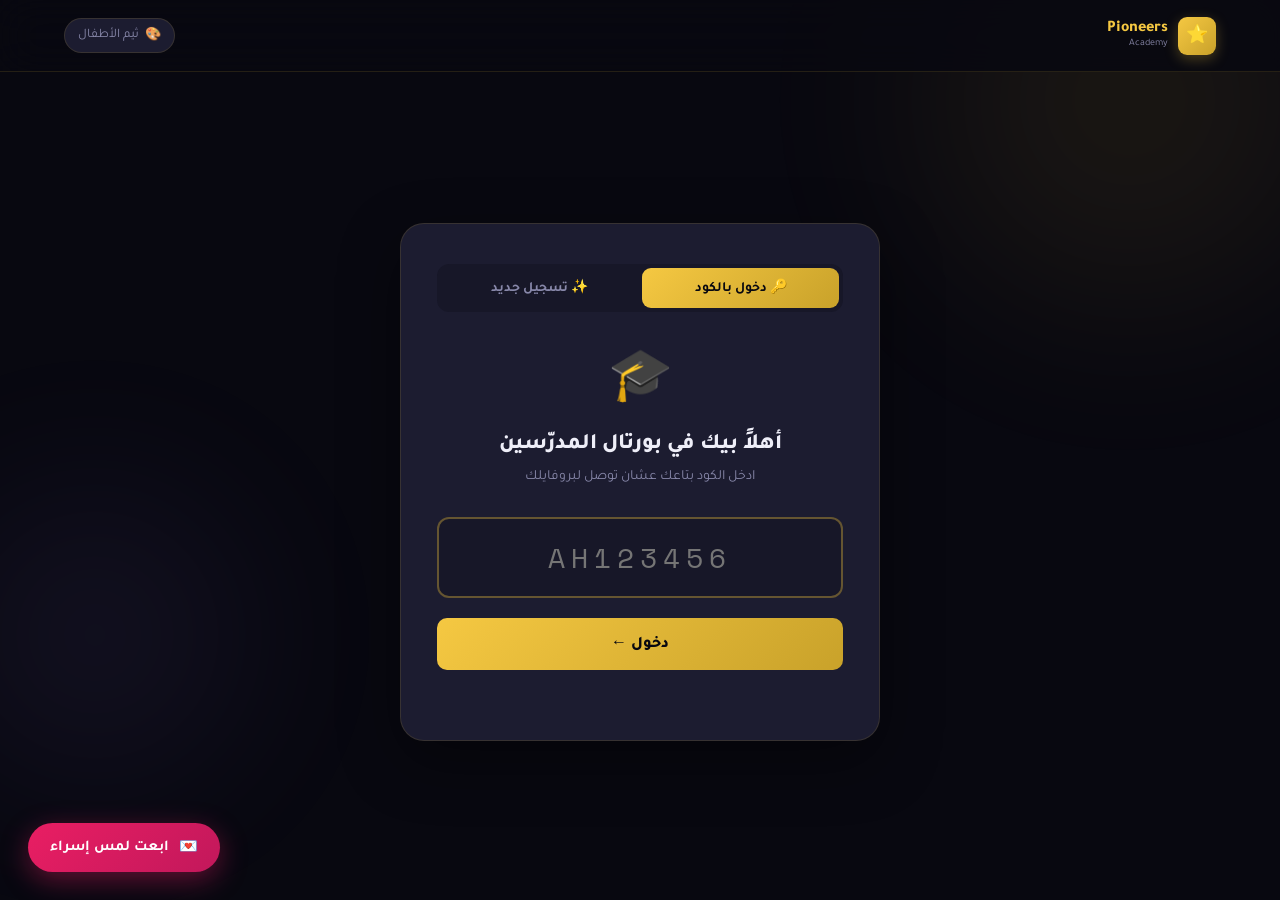
<file: Pio-T-Hub.html>
<!DOCTYPE html>
<html lang="ar" dir="rtl">
<head>
<meta charset="UTF-8">
<meta name="viewport" content="width=device-width, initial-scale=1.0">
<title>بورتال المدرّسين — Pioneers Academy</title>
<link rel="preconnect" href="https://fonts.googleapis.com">
<link href="https://fonts.googleapis.com/css2?family=Tajawal:wght@300;400;500;700;800;900&family=Space+Mono:wght@400;700&display=swap" rel="stylesheet">
<link rel="stylesheet" href="Pio-T-Hub.css">
</head>
<body>

<div class="bg-orbs">
  <div class="orb orb-1"></div>
  <div class="orb orb-2"></div>
</div>

<!-- NAVBAR -->
<nav class="navbar">
  <div class="nav-inner">
    <a href="Pio-Hub.html" class="logo">
      <div class="logo-icon">⭐</div>
      <div class="logo-text">
        <span class="logo-main">Pioneers</span>
        <span class="logo-sub">Academy</span>
      </div>
    </a>

    <div class="nav-center" id="navCenter"></div>

    <div class="nav-actions">
      <button class="btn-kids-toggle" id="kidsToggle">🎨 <span class="kids-label">ثيم الأطفال</span></button>
      <button class="btn-logout" id="btnLogout" style="display:none" onclick="logoutTeacher()">
        <svg width="15" height="15" viewBox="0 0 24 24" fill="none" stroke="currentColor" stroke-width="2">
          <path d="M9 21H5a2 2 0 0 1-2-2V5a2 2 0 0 1 2-2h4"/><polyline points="16 17 21 12 16 7"/><line x1="21" y1="12" x2="9" y2="12"/>
        </svg>
        خروج
      </button>
    </div>
  </div>
</nav>

<!-- =====================================================
     GATE — دخول / تسجيل
     ===================================================== -->
<section class="gate-section" id="gateSection">
  <div class="gate-card">

    <!-- تابات Gate -->
    <div class="gate-tabs">
      <button class="gate-tab active" data-tab="login" onclick="switchGateTab('login')">
        🔑 دخول بالكود
      </button>
      <button class="gate-tab" data-tab="register" onclick="switchGateTab('register')">
        ✨ تسجيل جديد
      </button>
    </div>

    <!-- Login -->
    <div class="gate-form" id="gateLogin">
      <div class="gate-icon">🎓</div>
      <h2 class="gate-title">أهلاً بيك في بورتال المدرّسين</h2>
      <p class="gate-desc">ادخل الكود بتاعك عشان توصل لبروفايلك</p>
      <div class="code-input-wrap">
        <input type="text" id="teacherCode" class="code-input" placeholder="AH123456"
               maxlength="8" autocomplete="off" oninput="this.value=this.value.toUpperCase()">
      </div>
      <button class="gate-btn" onclick="doTeacherLogin()">دخول ←</button>
      <div class="gate-error" id="loginError"></div>
    </div>

    <!-- Register -->
    <div class="gate-form" id="gateRegister" style="display:none">
      <div class="gate-icon">🌟</div>
      <h2 class="gate-title">سجّل كمدرّس في Pioneers</h2>
      <p class="gate-desc">بعد التسجيل هتستلم كودك وبياناتك هتتراجع من الإدارة</p>

      <div class="form-grid">
        <input type="text"  id="regFullName" class="gate-input" placeholder="الاسم الكامل (مطلوب)">
        <input type="tel"   id="regPhone"    class="gate-input" placeholder="رقم التليفون (مطلوب)">
        <input type="tel"   id="regWhatsapp" class="gate-input" placeholder="رقم الواتساب">
        <input type="text"  id="regSubjects" class="gate-input" placeholder="المواد اللي بتدرّسها">
        <div class="photo-upload-wrap">
          <label class="photo-upload-label" id="photoLabel">
            <span class="photo-upload-icon">📷</span>
            <span id="photoLabelText">ارفع صورتك</span>
            <input type="file" id="regPhoto" accept="image/*" style="display:none" onchange="previewPhoto(this)">
          </label>
          <img id="photoPreview" style="display:none" alt="preview">
        </div>
      </div>

      <button class="gate-btn" onclick="doTeacherRegister()">إنشاء حساب ←</button>
      <div class="gate-error" id="registerError"></div>
    </div>

  </div>
</section>

<!-- =====================================================
     DASHBOARD — بعد الدخول
     ===================================================== -->
<main class="dashboard" id="dashboard" style="display:none">

  <!-- PROFILE HEADER -->
  <section class="profile-header">
    <div class="profile-inner">
      <div class="profile-avatar-wrap">
        <div class="profile-avatar" id="profileAvatar"></div>
        <div class="profile-status" id="profileStatus"></div>
      </div>
      <div class="profile-info">
        <div class="profile-code" id="profileCode"></div>
        <h1 class="profile-name" id="profileName"></h1>
        <div class="profile-subject" id="profileSubject"></div>
        <div class="profile-stats">
          <div class="pstat"><span class="pstat-val" id="statGroups">0</span><span class="pstat-label">جروبات</span></div>
          <div class="pstat"><span class="pstat-val" id="statStudents">0</span><span class="pstat-label">طلاب</span></div>
          <div class="pstat"><span class="pstat-val" id="statVideos">0</span><span class="pstat-label">فيديوهات</span></div>
        </div>
      </div>
    </div>
  </section>

  <!-- TABS -->
  <div class="tabs-bar">
    <div class="tabs-inner">
      <button class="tab-btn active" data-tab="groups">👥 الجروبات والطلاب</button>
      <button class="tab-btn" data-tab="videos">🎬 الفيديوهات</button>
      <button class="tab-btn" data-tab="content">📁 المحتوى</button>
      <button class="tab-btn" data-tab="profile">⚙️ بروفايلي</button>
    </div>
  </div>

  <div class="tabs-content">

    <!-- TAB: الجروبات -->
    <div class="tab-panel active" id="tab-groups">
      <div class="panel-header">
        <div>
          <h2>الجروبات والطلاب</h2>
          <p>اختار جروب عشان تشوف طلابه وتقيّمهم</p>
        </div>
      </div>
      <div class="groups-list" id="groupsList">
        <div class="loading-inline"><div class="loader-ring-sm"></div> جاري التحميل...</div>
      </div>
    </div>

    <!-- TAB: فيديوهات -->
    <div class="tab-panel" id="tab-videos">
      <div class="panel-header">
        <div>
          <h2>الفيديوهات</h2>
          <p>ارفع فيديوهاتك — الإدارة هتراجعها وتنشرها على بروفايلك</p>
        </div>
      </div>

      <!-- رفع فيديو -->
      <div class="upload-card">
        <div class="upload-icon">☁️</div>
        <h3>ارفع فيديو جديد</h3>
        <p>الفيديو بيتحفظ أولاً للمراجعة — وبعد موافقة الإدارة بيظهر على بروفايلك</p>
        <div class="upload-inputs">
          <input type="text" id="videoTitle" class="gate-input" placeholder="عنوان الفيديو">
          <div class="file-drop-zone" id="fileDropZone" onclick="document.getElementById('videoFile').click()">
            <span id="dropZoneText">اضغط هنا أو اسحب الفيديو</span>
            <input type="file" id="videoFile" accept="video/*" style="display:none" onchange="handleVideoFile(this)">
          </div>
        </div>
        <div class="upload-progress-wrap" id="uploadProgressWrap" style="display:none">
          <div class="upload-progress-bar" id="uploadProgressBar"></div>
          <span id="uploadProgressText">0%</span>
        </div>
        <button class="gate-btn" onclick="uploadVideo()">رفع الفيديو ↑</button>
        <div class="upload-note">📌 بعد الرفع انتظر موافقة مس إسراء</div>
      </div>

      <!-- فيديوهات المنشورة -->
      <div class="panel-header" style="margin-top:40px">
        <div>
          <h2>فيديوهاتك المنشورة</h2>
          <p>الفيديوهات اللي وافقت عليها الإدارة وظاهرة على بروفايلك</p>
        </div>
      </div>
      <div class="videos-grid" id="teacherVideosGrid">
        <div class="loading-inline"><div class="loader-ring-sm"></div> جاري التحميل...</div>
      </div>
    </div>

    <!-- TAB: المحتوى -->
    <div class="tab-panel" id="tab-content">
      <div class="panel-header">
        <div>
          <h2>ملفات المحتوى</h2>
          <p>ارفع أسئلة، تمارين، أو شرح — الإدارة هتضيفها على بروفايلك</p>
        </div>
      </div>

      <div class="upload-card">
        <div class="upload-icon">📂</div>
        <h3>ارفع ملف محتوى</h3>
        <p>Word أو PDF — أسئلة، تمارين، أو شرح</p>
        <div class="upload-inputs">
          <input type="text" id="contentTitle" class="gate-input" placeholder="اسم الملف أو الموضوع">
          <select id="contentType" class="gate-input gate-select">
            <option value="أسئلة">أسئلة وتمارين</option>
            <option value="شرح">شرح</option>
            <option value="امتحان">امتحان</option>
            <option value="أخرى">أخرى</option>
          </select>
          <div class="file-drop-zone" id="contentDropZone" onclick="document.getElementById('contentFile').click()">
            <span id="contentDropText">اضغط هنا أو اسحب الملف (PDF أو Word)</span>
            <input type="file" id="contentFile" accept=".pdf,.doc,.docx" style="display:none" onchange="handleContentFile(this)">
          </div>
        </div>
        <button class="gate-btn" onclick="uploadContent()">رفع الملف ↑</button>
        <div class="upload-note">📌 الملفات بتتراجع من الإدارة قبل النشر</div>
      </div>
    </div>

    <!-- TAB: بروفايلي -->
    <div class="tab-panel" id="tab-profile">
      <div class="panel-header">
        <div><h2>بروفايلي</h2><p>بياناتك الأساسية</p></div>
      </div>
      <div class="profile-edit-card" id="profileEditCard"></div>
    </div>

  </div>
</main>

<!-- =====================================================
     MODAL: Students in Group
     ===================================================== -->
<div class="modal-overlay" id="studentsModal">
  <div class="modal modal-students">
    <button class="modal-close" onclick="closeModal('studentsModal')">✕</button>
    <div class="modal-group-header" id="modalGroupHeader"></div>
    <div class="students-grid" id="studentsGrid"></div>
  </div>
</div>

<!-- =====================================================
     MODAL: Rating Form
     ===================================================== -->
<div class="modal-overlay" id="ratingModal">
  <div class="modal modal-rating">
    <button class="modal-close" onclick="closeModal('ratingModal')">✕</button>
    <div class="rating-student-header" id="ratingStudentHeader"></div>

    <div class="rating-form">
      <div class="rating-row-item">
        <label>نسبة الحضور الكلي</label>
        <div class="slider-wrap">
          <input type="range" min="0" max="100" value="80" class="rating-slider" id="r_attend"
                 oninput="updateSliderVal('attend',this.value)">
          <span class="slider-val" id="val_attend">80%</span>
        </div>
      </div>
      <div class="rating-row-item">
        <label>نسبة التركيز خلال المحاضرة</label>
        <div class="slider-wrap">
          <input type="range" min="0" max="100" value="80" class="rating-slider" id="r_focus"
                 oninput="updateSliderVal('focus',this.value)">
          <span class="slider-val" id="val_focus">80%</span>
        </div>
      </div>
      <div class="rating-row-item">
        <label>نسبة الالتزام بالمواعيد</label>
        <div class="slider-wrap">
          <input type="range" min="0" max="100" value="80" class="rating-slider" id="r_commit"
                 oninput="updateSliderVal('commit',this.value)">
          <span class="slider-val" id="val_commit">80%</span>
        </div>
      </div>
      <div class="rating-row-item">
        <label>نسبة نجاح الهوم وورك</label>
        <div class="slider-wrap">
          <input type="range" min="0" max="100" value="80" class="rating-slider" id="r_hw"
                 oninput="updateSliderVal('hw',this.value)">
          <span class="slider-val" id="val_hw">80%</span>
        </div>
      </div>
      <div class="rating-row-item">
        <label>نسبة الحضور الأسبوع ده</label>
        <div class="slider-wrap">
          <input type="range" min="0" max="100" value="100" class="rating-slider" id="r_weekly"
                 oninput="updateSliderVal('weekly',this.value)">
          <span class="slider-val" id="val_weekly">100%</span>
        </div>
      </div>
    </div>

    <button class="gate-btn" onclick="submitRating()">💾 حفظ التقييم</button>
    <div class="rating-success" id="ratingSuccess" style="display:none">✅ تم حفظ التقييم بنجاح!</div>
  </div>
</div>

<!-- زرار إسراء -->
<button class="btn-esraa" id="btnEsraa">
  <span>💌</span>
  <span class="esraa-text">ابعت لمس إسراء</span>
</button>

<!-- MODAL: إسراء -->
<div class="modal-overlay" id="esraaModal">
  <div class="modal modal-esraa">
    <button class="modal-close" onclick="closeModal('esraaModal')">✕</button>
    <div class="slides-container" id="esraaSlides">
      <div class="slide active" data-slide="1">
        <div class="slide-emoji">👋</div>
        <h3 class="slide-title">أهلاً <span id="teacherGreeting"></span>!</h3>
        <p class="slide-desc">رسالتك هتوصل لـ <strong>مس إسراء</strong> مباشرةً</p>
        <button class="slide-btn-esraa" onclick="esraaNext()">هنبدأ ←</button>
      </div>
      <div class="slide" data-slide="2">
        <div class="slide-emoji">📝</div>
        <h3 class="slide-title">إيه نوع رسالتك؟</h3>
        <div class="type-options">
          <button class="type-btn" data-type="اقتراح" onclick="selectType(this)">💡 اقتراح</button>
          <button class="type-btn" data-type="استفسار" onclick="selectType(this)">❓ استفسار</button>
          <button class="type-btn" data-type="شكوى" onclick="selectType(this)">😟 شكوى</button>
          <button class="type-btn" data-type="أخرى" onclick="selectType(this)">💬 أخرى</button>
        </div>
      </div>
      <div class="slide" data-slide="3">
        <div class="slide-emoji">✍️</div>
        <h3 class="slide-title">اكتب رسالتك</h3>
        <textarea class="slide-textarea" id="esraaMessage" placeholder="اكتب هنا..."></textarea>
        <button class="slide-btn-esraa" onclick="sendEsraaMessage()">إرسال 💌</button>
      </div>
      <div class="slide" data-slide="4">
        <div class="slide-emoji">✅</div>
        <h3 class="slide-title">وصلت رسالتك!</h3>
        <p class="slide-desc">مس إسراء هتشوفها وهترد عليك قريباً</p>
        <button class="slide-btn-esraa" onclick="closeModal('esraaModal')">تمام 👍</button>
      </div>
    </div>
    <div class="slide-dots" id="esraaDots">
      <div class="dot active"></div><div class="dot"></div>
      <div class="dot"></div><div class="dot"></div>
    </div>
  </div>
</div>

<script src="Pio-T-Hub.js"></script>
</body>
</html>
</file>
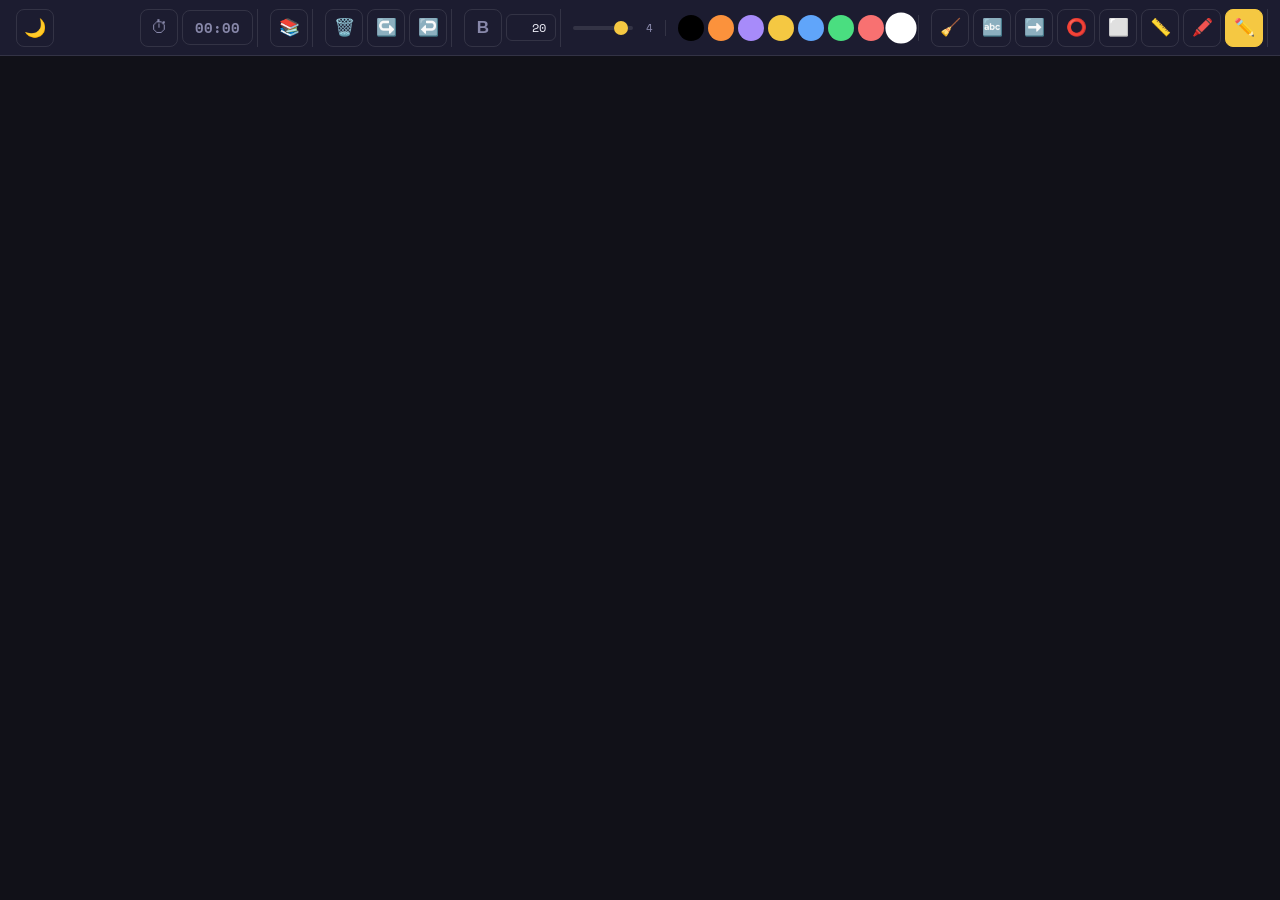
<file: Pio-Whiteboard.html>
<!DOCTYPE html>
<html lang="ar" dir="rtl">
<head>
<meta charset="UTF-8">
<meta name="viewport" content="width=device-width, initial-scale=1.0">
<title>لوح الشرح — Pioneers</title>
<link href="https://fonts.googleapis.com/css2?family=Tajawal:wght@400;700;800&family=Space+Mono&display=swap" rel="stylesheet">
<style>
:root {
  --dark:    #080810;
  --surface: #1C1C30;
  --border:  rgba(255,255,255,0.1);
  --gold:    #F5C842;
  --green:   #4ADE80;
  --red:     #F87171;
  --blue:    #60A5FA;
  --purple:  #A78BFA;
  --text:    #EEEEf8;
  --text-dim:#8888AA;
  --font:    'Tajawal', sans-serif;
  --toolbar-h: 56px;
}

/* LIGHT THEME */
body.theme-light {
  --dark:    #F5F5FA;
  --surface: #FFFFFF;
  --border:  rgba(0,0,0,0.1);
  --text:    #1A1A2E;
  --text-dim:#666688;
  --wb-bg:   #FFFFFF;
}

body.theme-dark {
  --wb-bg: #111118;
}

*, *::before, *::after { margin:0; padding:0; box-sizing:border-box; }

body {
  font-family: var(--font);
  background:  var(--dark);
  color:       var(--text);
  direction:   rtl;
  overflow:    hidden;
  height:      100vh;
  display:     flex;
  flex-direction: column;
  user-select: none;
}

/* ============================================================
   TOOLBAR
   ============================================================ */
.toolbar {
  height:      var(--toolbar-h);
  background:  var(--surface);
  border-bottom: 1px solid var(--border);
  display:     flex;
  align-items: center;
  padding:     0 12px;
  gap:         8px;
  flex-shrink: 0;
  overflow-x:  auto;
  scrollbar-width: none;
}

.toolbar::-webkit-scrollbar { display:none; }

.tool-group {
  display:     flex;
  align-items: center;
  gap:         4px;
  padding:     0 4px;
  border-right: 1px solid var(--border);
  flex-shrink: 0;
}

.tool-group:last-child { border-right:none; margin-right:auto; }

.tb-btn {
  width:       38px;
  height:      38px;
  border-radius: 8px;
  border:      1px solid var(--border);
  background:  transparent;
  color:       var(--text-dim);
  font-size:   17px;
  cursor:      pointer;
  display:     flex;
  align-items: center;
  justify-content: center;
  transition:  all .2s;
  flex-shrink: 0;
  position:    relative;
}

.tb-btn:hover  { border-color:var(--gold); color:var(--gold); background:rgba(245,200,66,.07); }
.tb-btn.active { background:var(--gold); border-color:var(--gold); color:#0a0a14; }

.tb-btn.red.active    { background:var(--red);   border-color:var(--red);   color:#fff; }
.tb-btn.blue.active   { background:var(--blue);  border-color:var(--blue);  color:#0a0a14; }
.tb-btn.green.active  { background:var(--green); border-color:var(--green); color:#0a0a14; }
.tb-btn.purple.active { background:var(--purple);border-color:var(--purple);color:#fff; }

/* Color dots in toolbar */
.tb-color {
  width:       26px;
  height:      26px;
  border-radius: 50%;
  border:      2px solid transparent;
  cursor:      pointer;
  transition:  all .2s;
  flex-shrink: 0;
}

.tb-color.active { border-color:#fff; transform:scale(1.2); }
body.theme-light .tb-color.active { border-color:#333; }

/* Size display */
.size-display {
  font-size:   11px;
  color:       var(--text-dim);
  font-family: 'Space Mono', monospace;
  min-width:   24px;
  text-align:  center;
}

/* Size range */
.size-range {
  -webkit-appearance: none;
  width:       60px;
  height:      4px;
  border-radius: 2px;
  background:  var(--border);
  outline:     none;
  cursor:      pointer;
}

.size-range::-webkit-slider-thumb {
  -webkit-appearance: none;
  width:  14px; height:14px;
  border-radius: 50%;
  background: var(--gold);
  cursor: pointer;
}

/* Text input */
.tb-text-input {
  background:  transparent;
  border:      1px solid var(--border);
  border-radius: 6px;
  padding:     4px 8px;
  font-family: var(--font);
  font-size:   13px;
  color:       var(--text);
  outline:     none;
  width:       120px;
  transition:  border-color .3s;
}

.tb-text-input:focus { border-color:var(--gold); }

/* Font size */
.tb-font-size {
  background:  transparent;
  border:      1px solid var(--border);
  border-radius: 6px;
  padding:     4px 6px;
  font-family: 'Space Mono', monospace;
  font-size:   12px;
  color:       var(--text);
  outline:     none;
  width:       50px;
  text-align:  center;
  cursor:      pointer;
}

/* Timer */
.timer-display {
  font-family: 'Space Mono', monospace;
  font-size:   14px;
  font-weight: 700;
  padding:     6px 12px;
  border-radius: 8px;
  border:      1px solid var(--border);
  background:  transparent;
  min-width:   70px;
  text-align:  center;
  cursor:      pointer;
  transition:  all .3s;
}

.timer-display.running { color:var(--green); border-color:rgba(74,222,128,.3); background:rgba(74,222,128,.07); }
.timer-display.paused  { color:var(--gold);  border-color:rgba(245,200,66,.3); }
.timer-display.stopped { color:var(--text-dim); }

/* Theme toggle */
.theme-toggle {
  font-size:   18px;
  cursor:      pointer;
}

/* ============================================================
   MAIN
   ============================================================ */
.wb-main {
  flex:        1;
  position:    relative;
  overflow:    hidden;
}

/* WHITEBOARD CANVAS */
#wb-canvas {
  position:    absolute;
  top:         0; left:0;
  cursor:      crosshair;
  touch-action: none;
}

/* CONTENT LAYER — الشرح من الـ Sheet */
#content-layer {
  position:    absolute;
  top:         0; left:0;
  pointer-events: none;
  padding:     40px;
  font-family: var(--font);
  font-size:   18px;
  line-height: 1.9;
  color:       var(--text);
  width:       100%;
}

.content-slide {
  display:     none;
  animation:   slideIn .4s ease;
}

.content-slide.active { display:block; }

@keyframes slideIn {
  from { opacity:0; transform:translateY(12px); }
  to   { opacity:1; transform:translateY(0); }
}

/* Text tool overlay */
#text-input-overlay {
  position:    absolute;
  display:     none;
  background:  transparent;
  border:      2px dashed var(--gold);
  border-radius: 4px;
  padding:     4px 8px;
  font-family: var(--font);
  color:       var(--text);
  outline:     none;
  min-width:   100px;
  resize:      both;
  overflow:    auto;
  z-index:     10;
}

/* ============================================================
   SLIDE CONTROLS
   ============================================================ */
.slide-controls {
  position:    fixed;
  bottom:      20px;
  left:        50%;
  transform:   translateX(-50%);
  display:     flex;
  align-items: center;
  gap:         12px;
  background:  rgba(8,8,16,.85);
  backdrop-filter: blur(12px);
  border:      1px solid var(--border);
  border-radius: 30px;
  padding:     8px 20px;
  z-index:     50;
}

body.theme-light .slide-controls { background:rgba(255,255,255,.9); }

.slide-btn {
  background:  none;
  border:      none;
  color:       var(--text-dim);
  font-size:   20px;
  cursor:      pointer;
  padding:     4px 8px;
  border-radius: 6px;
  transition:  all .2s;
}

.slide-btn:hover:not(:disabled) { color:var(--gold); background:rgba(245,200,66,.1); }
.slide-btn:disabled { opacity:.3; cursor:not-allowed; }

.slide-counter {
  font-family: 'Space Mono', monospace;
  font-size:   13px;
  color:       var(--text-dim);
  min-width:   60px;
  text-align:  center;
}

.slide-dots {
  display:     flex;
  gap:         5px;
}

.slide-dot {
  width:       7px; height:7px;
  border-radius: 50%;
  background:  var(--border);
  cursor:      pointer;
  transition:  all .2s;
}

.slide-dot.active {
  background:  var(--gold);
  width:       18px;
  border-radius: 3px;
}

/* ============================================================
   CONTENT PANEL (slide-in)
   ============================================================ */
.content-panel {
  position:    fixed;
  top:         var(--toolbar-h);
  right:       0;
  bottom:      0;
  width:       280px;
  background:  var(--surface);
  border-left: 1px solid var(--border);
  transform:   translateX(100%);
  transition:  transform .3s ease;
  z-index:     40;
  display:     flex;
  flex-direction: column;
  padding:     16px;
  gap:         10px;
  overflow-y:  auto;
}

.content-panel.open { transform:translateX(0); }

.cp-title { font-size:15px; font-weight:800; margin-bottom:4px; }
.cp-lesson-item {
  background:  var(--dark);
  border:      1px solid var(--border);
  border-radius: 8px;
  padding:     10px 12px;
  cursor:      pointer;
  transition:  all .25s;
  font-size:   14px;
}

.cp-lesson-item:hover   { border-color:var(--gold); }
.cp-lesson-item.active  { border-color:var(--gold); background:rgba(245,200,66,.07); color:var(--gold); }

.btn-cp-close {
  background:  none;
  border:      1px solid var(--border);
  color:       var(--text-dim);
  border-radius: 8px;
  padding:     8px;
  font-family: var(--font);
  font-size:   13px;
  cursor:      pointer;
  margin-top:  auto;
}

/* ============================================================
   RESPONSIVE
   ============================================================ */
@media (max-width:600px) {
  .tb-text-input { width:80px; }
  .timer-display { min-width:55px; font-size:12px; }
  .slide-controls { padding:6px 14px; gap:8px; }
}
</style>
</head>
<body class="theme-dark">

<!-- TOOLBAR -->
<div class="toolbar">

  <!-- أدوات الرسم -->
  <div class="tool-group">
    <button class="tb-btn active" id="tool-pen"      onclick="setTool('pen')"      title="قلم">✏️</button>
    <button class="tb-btn"        id="tool-highlight" onclick="setTool('highlight')" title="تظليل">🖍️</button>
    <button class="tb-btn"        id="tool-line"      onclick="setTool('line')"      title="خط">📏</button>
    <button class="tb-btn"        id="tool-rect"      onclick="setTool('rect')"      title="مستطيل">⬜</button>
    <button class="tb-btn"        id="tool-circle"    onclick="setTool('circle')"    title="دايرة">⭕</button>
    <button class="tb-btn"        id="tool-arrow"     onclick="setTool('arrow')"     title="سهم">➡️</button>
    <button class="tb-btn"        id="tool-text"      onclick="setTool('text')"      title="نص">🔤</button>
    <button class="tb-btn"        id="tool-eraser"    onclick="setTool('eraser')"    title="استيكة">🧹</button>
  </div>

  <!-- ألوان -->
  <div class="tool-group">
    <div class="tb-color active" style="background:#FFFFFF" data-color="#FFFFFF" onclick="setColor('#FFFFFF',this)" title="أبيض"></div>
    <div class="tb-color" style="background:#F87171" data-color="#F87171" onclick="setColor('#F87171',this)" title="أحمر"></div>
    <div class="tb-color" style="background:#4ADE80" data-color="#4ADE80" onclick="setColor('#4ADE80',this)" title="أخضر"></div>
    <div class="tb-color" style="background:#60A5FA" data-color="#60A5FA" onclick="setColor('#60A5FA',this)" title="أزرق"></div>
    <div class="tb-color" style="background:#F5C842" data-color="#F5C842" onclick="setColor('#F5C842',this)" title="ذهبي"></div>
    <div class="tb-color" style="background:#A78BFA" data-color="#A78BFA" onclick="setColor('#A78BFA',this)" title="بنفسجي"></div>
    <div class="tb-color" style="background:#FB923C" data-color="#FB923C" onclick="setColor('#FB923C',this)" title="برتقالي"></div>
    <div class="tb-color" style="background:#000000" data-color="#000000" onclick="setColor('#000000',this)" title="أسود"></div>
  </div>

  <!-- حجم القلم -->
  <div class="tool-group">
    <span class="size-display" id="sizeDisplay">4</span>
    <input type="range" class="size-range" id="sizeRange" min="1" max="30" value="4"
           oninput="setBrushSize(this.value)">
  </div>

  <!-- نص -->
  <div class="tool-group">
    <input type="number" class="tb-font-size" id="fontSize" value="20" min="10" max="72"
           title="حجم الخط" oninput="updateFontSize(this.value)">
    <button class="tb-btn" onclick="toggleBold()" id="btn-bold" title="غامق"><b>B</b></button>
  </div>

  <!-- Undo / Redo / Clear -->
  <div class="tool-group">
    <button class="tb-btn" onclick="undo()" title="تراجع">↩️</button>
    <button class="tb-btn" onclick="redo()" title="إعادة">↪️</button>
    <button class="tb-btn red" onclick="clearBoard()" title="مسح الكل">🗑️</button>
  </div>

  <!-- محتوى الشرح -->
  <div class="tool-group">
    <button class="tb-btn" onclick="toggleContentPanel()" title="محتوى الدرس">📚</button>
  </div>

  <!-- Timer -->
  <div class="tool-group">
    <div class="timer-display stopped" id="timerDisplay" onclick="toggleTimer()">00:00</div>
    <button class="tb-btn" onclick="resetTimer()" title="إعادة">⏱</button>
  </div>

  <!-- ثيم -->
  <div class="tool-group">
    <button class="tb-btn theme-toggle" onclick="toggleTheme()" id="themeBtn" title="تغيير الثيم">🌙</button>
  </div>

</div>

<!-- MAIN -->
<div class="wb-main" id="wbMain">
  <canvas id="wb-canvas"></canvas>
  <div id="content-layer"></div>
  <textarea id="text-input-overlay" placeholder="اكتب هنا..."></textarea>
</div>

<!-- SLIDE CONTROLS -->
<div class="slide-controls" id="slideControls" style="display:none">
  <button class="slide-btn" id="prevSlide" onclick="prevSlide()" disabled>›</button>
  <div class="slide-dots" id="slideDots"></div>
  <div class="slide-counter" id="slideCounter">1 / 1</div>
  <button class="slide-btn" id="nextSlide" onclick="nextSlide()">‹</button>
</div>

<!-- CONTENT PANEL -->
<div class="content-panel" id="contentPanel">
  <div class="cp-title">📚 محتوى الدرس</div>
  <div id="cp-lessons-list"></div>
  <button class="btn-cp-close" onclick="toggleContentPanel()">إغلاق ✕</button>
</div>

<script>
// ============================================================
// STATE
// ============================================================
const API_URL = window.parent?.API_URL || 'YOUR_APPS_SCRIPT_URL_HERE';

let currentTool  = 'pen';
let currentColor = '#FFFFFF';
let brushSize    = 4;
let fontSize     = 20;
let isBold       = false;
let isDrawing    = false;
let startX = 0, startY = 0, lastX = 0, lastY = 0;
let undoStack    = [];
let redoStack    = [];
let timerInterval = null;
let timerSeconds  = 0;
let timerRunning  = false;
let currentSlide  = 0;
let slides        = [];
let savedSnap     = null; // snapshot قبل رسم الأشكال

const canvas  = document.getElementById('wb-canvas');
const ctx     = canvas.getContext('2d');
const textOverlay = document.getElementById('text-input-overlay');

// ============================================================
// RESIZE CANVAS
// ============================================================
function resizeCanvas() {
  const main = document.getElementById('wbMain');
  const snap  = undoStack.length > 0 ? ctx.getImageData(0, 0, canvas.width, canvas.height) : null;

  canvas.width  = main.clientWidth;
  canvas.height = main.clientHeight;

  // إعادة رسم الخلفية
  ctx.fillStyle = document.body.classList.contains('theme-light') ? '#FFFFFF' : '#111118';
  ctx.fillRect(0, 0, canvas.width, canvas.height);

  if (snap) ctx.putImageData(snap, 0, 0);
}

window.addEventListener('resize', resizeCanvas);
resizeCanvas();

// Fill background
function fillBg() {
  ctx.fillStyle = document.body.classList.contains('theme-light') ? '#FFFFFF' : '#111118';
  ctx.fillRect(0, 0, canvas.width, canvas.height);
}
fillBg();

// ============================================================
// TOOLS
// ============================================================
function setTool(tool) {
  currentTool = tool;
  document.querySelectorAll('.tb-btn[id^="tool-"]').forEach(b => b.classList.remove('active'));
  document.getElementById(`tool-${tool}`)?.classList.add('active');

  const cursors = {
    pen:       'crosshair',
    highlight: 'crosshair',
    line:      'crosshair',
    rect:      'crosshair',
    circle:    'crosshair',
    arrow:     'crosshair',
    text:      'text',
    eraser:    'cell'
  };
  canvas.style.cursor = cursors[tool] || 'crosshair';

  if (tool === 'text') {
    canvas.addEventListener('click', placeTextInput, { once: true });
  }
}

function setColor(color, el) {
  currentColor = color;
  document.querySelectorAll('.tb-color').forEach(d => d.classList.remove('active'));
  el?.classList.add('active');
}

function setBrushSize(val) {
  brushSize = parseInt(val);
  document.getElementById('sizeDisplay').textContent = val;
}

function updateFontSize(val) { fontSize = parseInt(val) || 20; }

function toggleBold() {
  isBold = !isBold;
  document.getElementById('btn-bold').classList.toggle('active', isBold);
}

// ============================================================
// DRAWING
// ============================================================
canvas.addEventListener('mousedown',  e => startDraw(e.offsetX, e.offsetY));
canvas.addEventListener('mousemove',  e => { if (isDrawing) continueDraw(e.offsetX, e.offsetY); });
canvas.addEventListener('mouseup',    e => endDraw(e.offsetX, e.offsetY));
canvas.addEventListener('mouseleave', e => { if (isDrawing) endDraw(e.offsetX, e.offsetY); });

canvas.addEventListener('touchstart', e => {
  e.preventDefault();
  const pos = getTouchPos(e);
  startDraw(pos.x, pos.y);
}, { passive:false });

canvas.addEventListener('touchmove', e => {
  e.preventDefault();
  if (!isDrawing) return;
  const pos = getTouchPos(e);
  continueDraw(pos.x, pos.y);
}, { passive:false });

canvas.addEventListener('touchend', e => {
  const pos = getTouchPos(e);
  endDraw(pos.x, pos.y);
});

function getTouchPos(e) {
  const rect  = canvas.getBoundingClientRect();
  const touch = e.touches[0] || e.changedTouches[0];
  return {
    x: touch.clientX - rect.left,
    y: touch.clientY - rect.top
  };
}

function startDraw(x, y) {
  if (currentTool === 'text') return;
  isDrawing = true;
  startX = lastX = x;
  startY = lastY = y;

  // حفظ snapshot للأشكال
  if (['line','rect','circle','arrow'].includes(currentTool)) {
    savedSnap = ctx.getImageData(0, 0, canvas.width, canvas.height);
  } else {
    saveUndo();
  }

  if (currentTool === 'pen' || currentTool === 'highlight' || currentTool === 'eraser') {
    ctx.beginPath();
    ctx.moveTo(x, y);
  }
}

function continueDraw(x, y) {
  if (!isDrawing) return;

  switch (currentTool) {
    case 'pen':
      ctx.globalCompositeOperation = 'source-over';
      ctx.strokeStyle = currentColor;
      ctx.lineWidth   = brushSize;
      ctx.lineCap     = 'round';
      ctx.lineJoin    = 'round';
      ctx.lineTo(x, y);
      ctx.stroke();
      break;

    case 'highlight':
      ctx.globalCompositeOperation = 'source-over';
      ctx.strokeStyle = hexToRgba(currentColor, 0.35);
      ctx.lineWidth   = brushSize * 6;
      ctx.lineCap     = 'square';
      ctx.lineTo(x, y);
      ctx.stroke();
      break;

    case 'eraser':
      ctx.globalCompositeOperation = 'destination-out';
      ctx.lineWidth   = brushSize * 4;
      ctx.lineCap     = 'round';
      ctx.lineTo(x, y);
      ctx.stroke();
      break;

    case 'line':
    case 'rect':
    case 'circle':
    case 'arrow':
      // استرجع الـ snapshot وارسم الشكل الجديد
      if (savedSnap) ctx.putImageData(savedSnap, 0, 0);
      ctx.globalCompositeOperation = 'source-over';
      ctx.strokeStyle = currentColor;
      ctx.lineWidth   = brushSize;
      ctx.lineCap     = 'round';
      drawShape(currentTool, startX, startY, x, y);
      break;
  }

  lastX = x;
  lastY = y;
}

function endDraw(x, y) {
  if (!isDrawing) return;
  isDrawing = false;
  ctx.globalCompositeOperation = 'source-over';

  if (['line','rect','circle','arrow'].includes(currentTool)) {
    if (savedSnap) ctx.putImageData(savedSnap, 0, 0);
    saveUndo();
    drawShape(currentTool, startX, startY, x, y);
    savedSnap = null;
  }
}

function drawShape(type, x1, y1, x2, y2) {
  ctx.beginPath();
  switch (type) {
    case 'line':
      ctx.moveTo(x1, y1);
      ctx.lineTo(x2, y2);
      ctx.stroke();
      break;

    case 'rect':
      ctx.strokeRect(x1, y1, x2 - x1, y2 - y1);
      break;

    case 'circle':
      const rx = Math.abs(x2 - x1) / 2;
      const ry = Math.abs(y2 - y1) / 2;
      ctx.ellipse(x1 + (x2-x1)/2, y1 + (y2-y1)/2, rx, ry, 0, 0, Math.PI * 2);
      ctx.stroke();
      break;

    case 'arrow':
      const angle  = Math.atan2(y2 - y1, x2 - x1);
      const arrowLen = 16;
      ctx.moveTo(x1, y1);
      ctx.lineTo(x2, y2);
      ctx.stroke();
      ctx.beginPath();
      ctx.moveTo(x2, y2);
      ctx.lineTo(x2 - arrowLen * Math.cos(angle - Math.PI/6), y2 - arrowLen * Math.sin(angle - Math.PI/6));
      ctx.moveTo(x2, y2);
      ctx.lineTo(x2 - arrowLen * Math.cos(angle + Math.PI/6), y2 - arrowLen * Math.sin(angle + Math.PI/6));
      ctx.stroke();
      break;
  }
}

// ============================================================
// TEXT TOOL
// ============================================================
function placeTextInput(e) {
  if (currentTool !== 'text') return;
  const x = e.offsetX;
  const y = e.offsetY;

  textOverlay.style.display = 'block';
  textOverlay.style.left    = x + 'px';
  textOverlay.style.top     = y + 'px';
  textOverlay.style.color   = currentColor;
  textOverlay.style.fontSize = `${fontSize}px`;
  textOverlay.style.fontWeight = isBold ? '700' : '400';
  textOverlay.style.fontFamily = `'Tajawal', sans-serif`;
  textOverlay.value = '';
  textOverlay.focus();
}

textOverlay.addEventListener('keydown', e => {
  if (e.key === 'Escape' || (e.key === 'Enter' && !e.shiftKey)) {
    e.preventDefault();
    commitText();
  }
});

textOverlay.addEventListener('blur', commitText);

function commitText() {
  const text = textOverlay.value.trim();
  if (text) {
    const x = parseInt(textOverlay.style.left);
    const y = parseInt(textOverlay.style.top);
    saveUndo();
    ctx.globalCompositeOperation = 'source-over';
    ctx.fillStyle  = currentColor;
    ctx.font       = `${isBold?'700':'400'} ${fontSize}px Tajawal, sans-serif`;
    ctx.textAlign  = 'right';
    ctx.textBaseline = 'top';
    ctx.direction  = 'rtl';

    // كتابة متعددة الأسطر
    const lines = text.split('\n');
    lines.forEach((line, i) => {
      ctx.fillText(line, x + 200, y + i * (fontSize * 1.4));
    });
  }
  textOverlay.style.display = 'none';
  textOverlay.value = '';
}

// ============================================================
// UNDO / REDO / CLEAR
// ============================================================
function saveUndo() {
  undoStack.push(ctx.getImageData(0, 0, canvas.width, canvas.height));
  if (undoStack.length > 40) undoStack.shift();
  redoStack = [];
}

function undo() {
  if (undoStack.length === 0) return;
  redoStack.push(ctx.getImageData(0, 0, canvas.width, canvas.height));
  ctx.putImageData(undoStack.pop(), 0, 0);
}

function redo() {
  if (redoStack.length === 0) return;
  undoStack.push(ctx.getImageData(0, 0, canvas.width, canvas.height));
  ctx.putImageData(redoStack.pop(), 0, 0);
}

function clearBoard() {
  if (!confirm('هتمسح اللوح كله؟')) return;
  saveUndo();
  fillBg();
}

// ============================================================
// THEME
// ============================================================
function toggleTheme() {
  const isLight = document.body.classList.toggle('theme-light');
  document.body.classList.toggle('theme-dark', !isLight);
  document.getElementById('themeBtn').textContent = isLight ? '🌙' : '☀️';
  localStorage.setItem('wb_theme', isLight ? 'light' : 'dark');

  // تغيير لون الخلفية في الكانفاس
  fillBg();
}

// Apply saved theme
if (localStorage.getItem('wb_theme') === 'light') toggleTheme();

// ============================================================
// TIMER
// ============================================================
function toggleTimer() {
  if (timerRunning) {
    clearInterval(timerInterval);
    timerRunning = false;
    document.getElementById('timerDisplay').className = 'timer-display paused';
  } else {
    timerRunning = true;
    document.getElementById('timerDisplay').className = 'timer-display running';
    timerInterval = setInterval(() => {
      timerSeconds++;
      updateTimerDisplay();
    }, 1000);
  }
}

function resetTimer() {
  clearInterval(timerInterval);
  timerRunning  = false;
  timerSeconds  = 0;
  updateTimerDisplay();
  document.getElementById('timerDisplay').className = 'timer-display stopped';
}

function updateTimerDisplay() {
  const m = String(Math.floor(timerSeconds / 60)).padStart(2, '0');
  const s = String(timerSeconds % 60).padStart(2, '0');
  document.getElementById('timerDisplay').textContent = `${m}:${s}`;
}

// ============================================================
// CONTENT PANEL — الشرح من الـ Sheet
// ============================================================
function toggleContentPanel() {
  document.getElementById('contentPanel').classList.toggle('open');
}

// استقبال البيانات من الأب (Pio-T-Hub)
window.addEventListener('message', e => {
  if (e.data?.type === 'loadLesson') {
    loadLesson(e.data.slides);
  }
});

// لو URL params
const params    = new URLSearchParams(window.location.search);
const teacherId = params.get('teacher_id');
const lessonId  = params.get('lesson_id');

if (teacherId && lessonId) fetchLesson(teacherId, lessonId);

async function fetchLesson(tid, lid) {
  try {
    const res  = await fetch(`${API_URL}?action=getLessons&teacher_id=${tid}`);
    const data = await res.json();
    const lesson = (data.lessons || []).find(l => l.lesson_id === lid);
    if (lesson) loadLesson(lesson.slides || []);
  } catch {}
}

function loadLesson(slideData) {
  slides       = slideData || [];
  currentSlide = 0;

  if (slides.length === 0) return;

  // بناء قايمة الدروس في الـ panel
  const list = document.getElementById('cp-lessons-list');
  list.innerHTML = slides.map((s, i) => `
    <div class="cp-lesson-item ${i===0?'active':''}" onclick="goToSlide(${i}); this.closest('.content-panel').classList.remove('open')">
      ${i+1}. ${s.content?.slice(0,40) || 'سلايد ' + (i+1)}...
    </div>`).join('');

  // عرض السلايدز
  const layer = document.getElementById('content-layer');
  layer.innerHTML = slides.map((s, i) => `
    <div class="content-slide ${i===0?'active':''}" data-slide="${i}">
      ${s.content || ''}
    </div>`).join('');

  // Slide controls
  const controls = document.getElementById('slideControls');
  controls.style.display = slides.length > 1 ? 'flex' : 'none';

  buildDots();
  updateSlideUI();
}

function buildDots() {
  const dotsEl = document.getElementById('slideDots');
  dotsEl.innerHTML = slides.slice(0, 10).map((_, i) => `
    <div class="slide-dot ${i===0?'active':''}" onclick="goToSlide(${i})"></div>`).join('');
}

function goToSlide(index) {
  if (index < 0 || index >= slides.length) return;
  currentSlide = index;
  updateSlideUI();
  clearBoard();
}

function prevSlide() { goToSlide(currentSlide - 1); }
function nextSlide() { goToSlide(currentSlide + 1); }

function updateSlideUI() {
  document.querySelectorAll('.content-slide').forEach((el, i) =>
    el.classList.toggle('active', i === currentSlide));

  document.querySelectorAll('.slide-dot').forEach((el, i) =>
    el.classList.toggle('active', i === currentSlide));

  document.querySelectorAll('.cp-lesson-item').forEach((el, i) =>
    el.classList.toggle('active', i === currentSlide));

  document.getElementById('slideCounter').textContent =
    `${currentSlide + 1} / ${slides.length}`;

  document.getElementById('prevSlide').disabled = currentSlide === 0;
  document.getElementById('nextSlide').disabled = currentSlide === slides.length - 1;
}

// Keyboard shortcuts
document.addEventListener('keydown', e => {
  if (e.target === textOverlay) return;
  if (e.key === 'ArrowLeft')  nextSlide();
  if (e.key === 'ArrowRight') prevSlide();
  if (e.key === 'z' && (e.ctrlKey || e.metaKey)) undo();
  if (e.key === 'y' && (e.ctrlKey || e.metaKey)) redo();
  if (e.key === 'Delete' && e.shiftKey) clearBoard();
});

// ============================================================
// HELPERS
// ============================================================
function hexToRgba(hex, alpha) {
  const r = parseInt(hex.slice(1,3), 16);
  const g = parseInt(hex.slice(3,5), 16);
  const b = parseInt(hex.slice(5,7), 16);
  return `rgba(${r},${g},${b},${alpha})`;
}
</script>
</body>
</html>
</file>
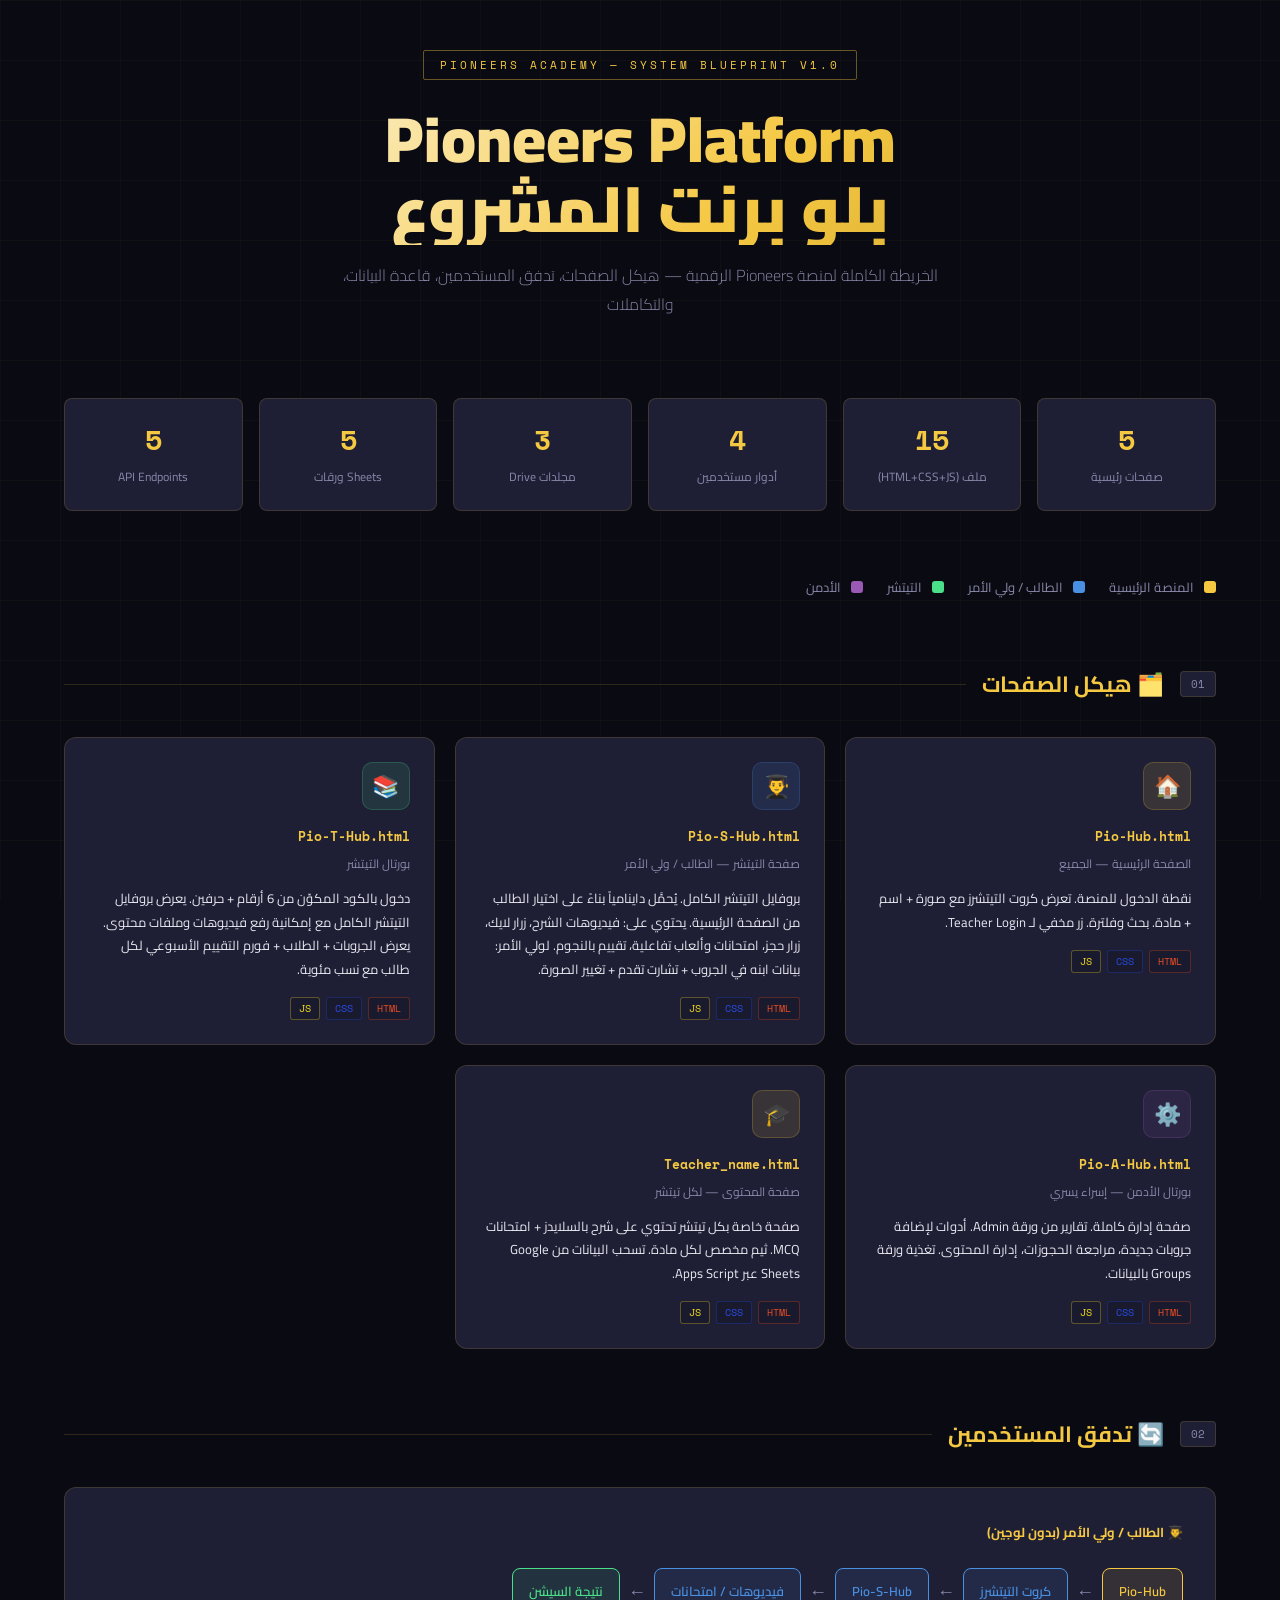
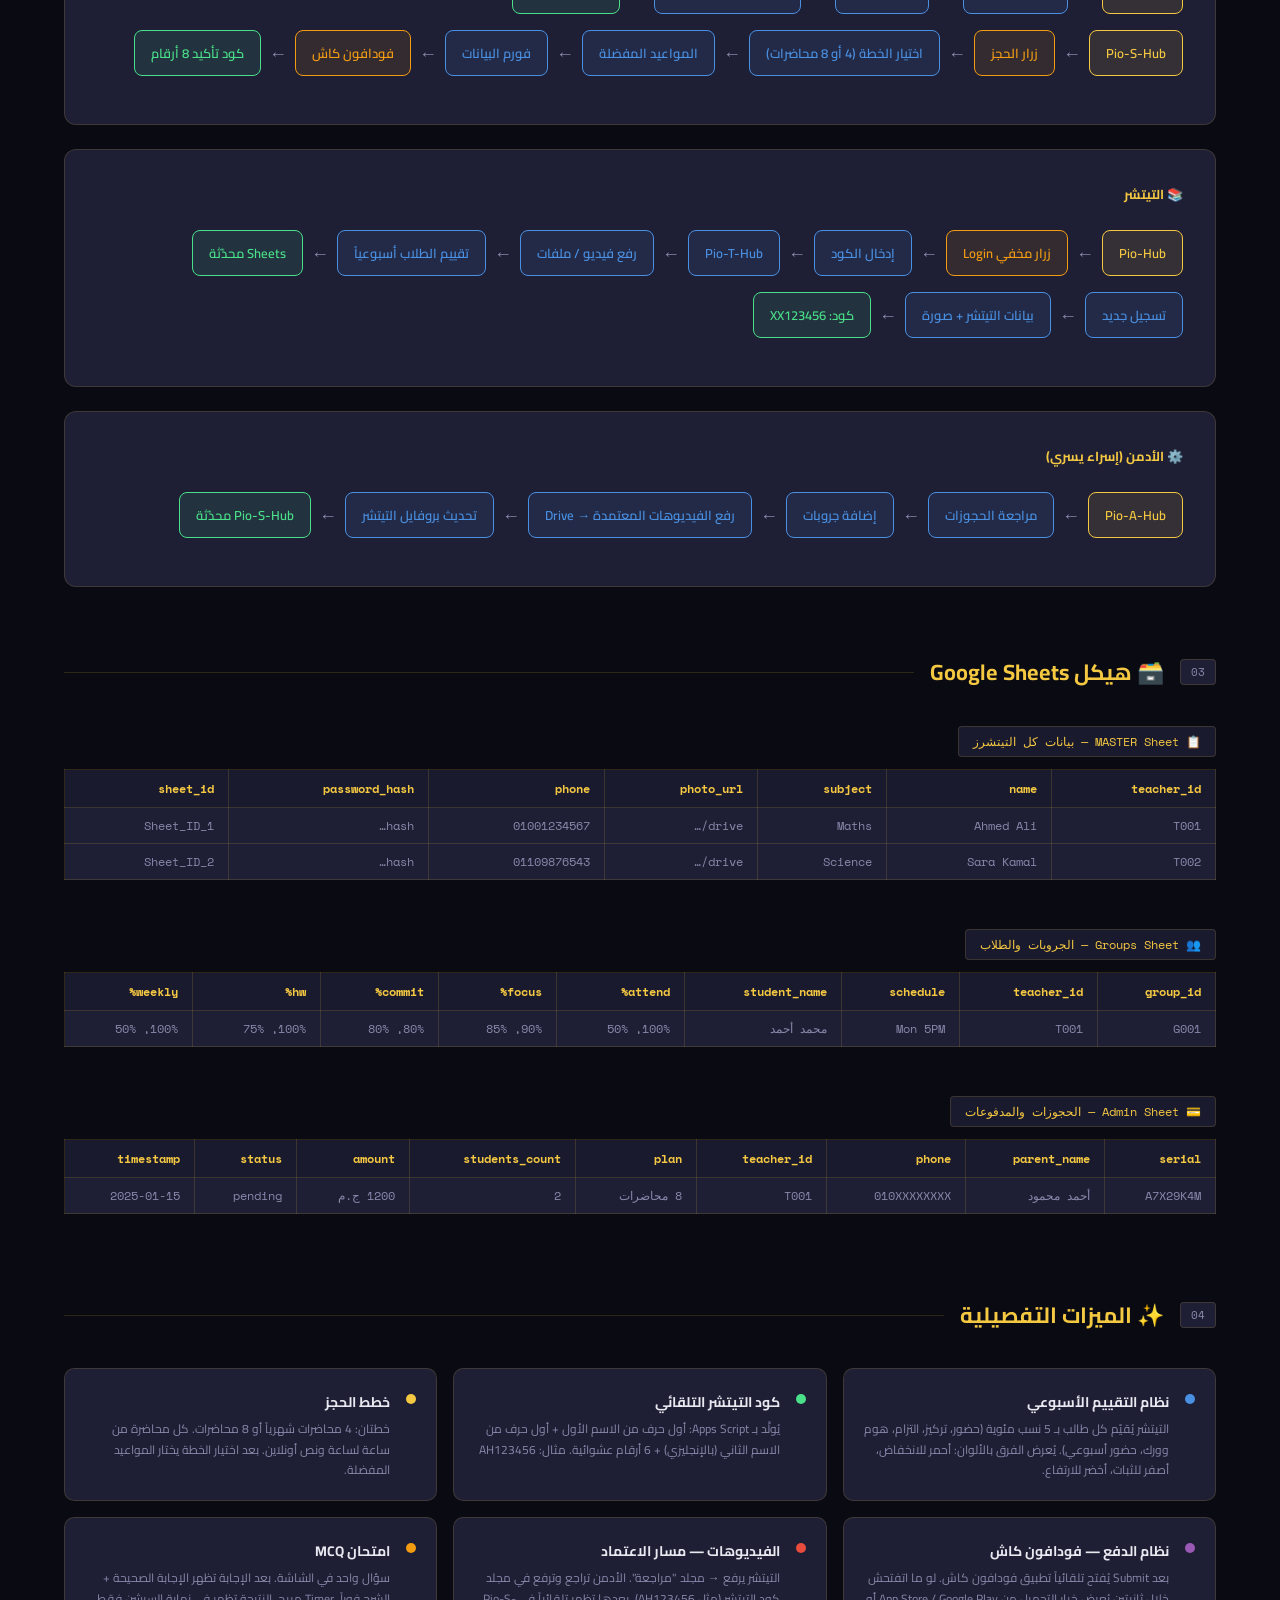
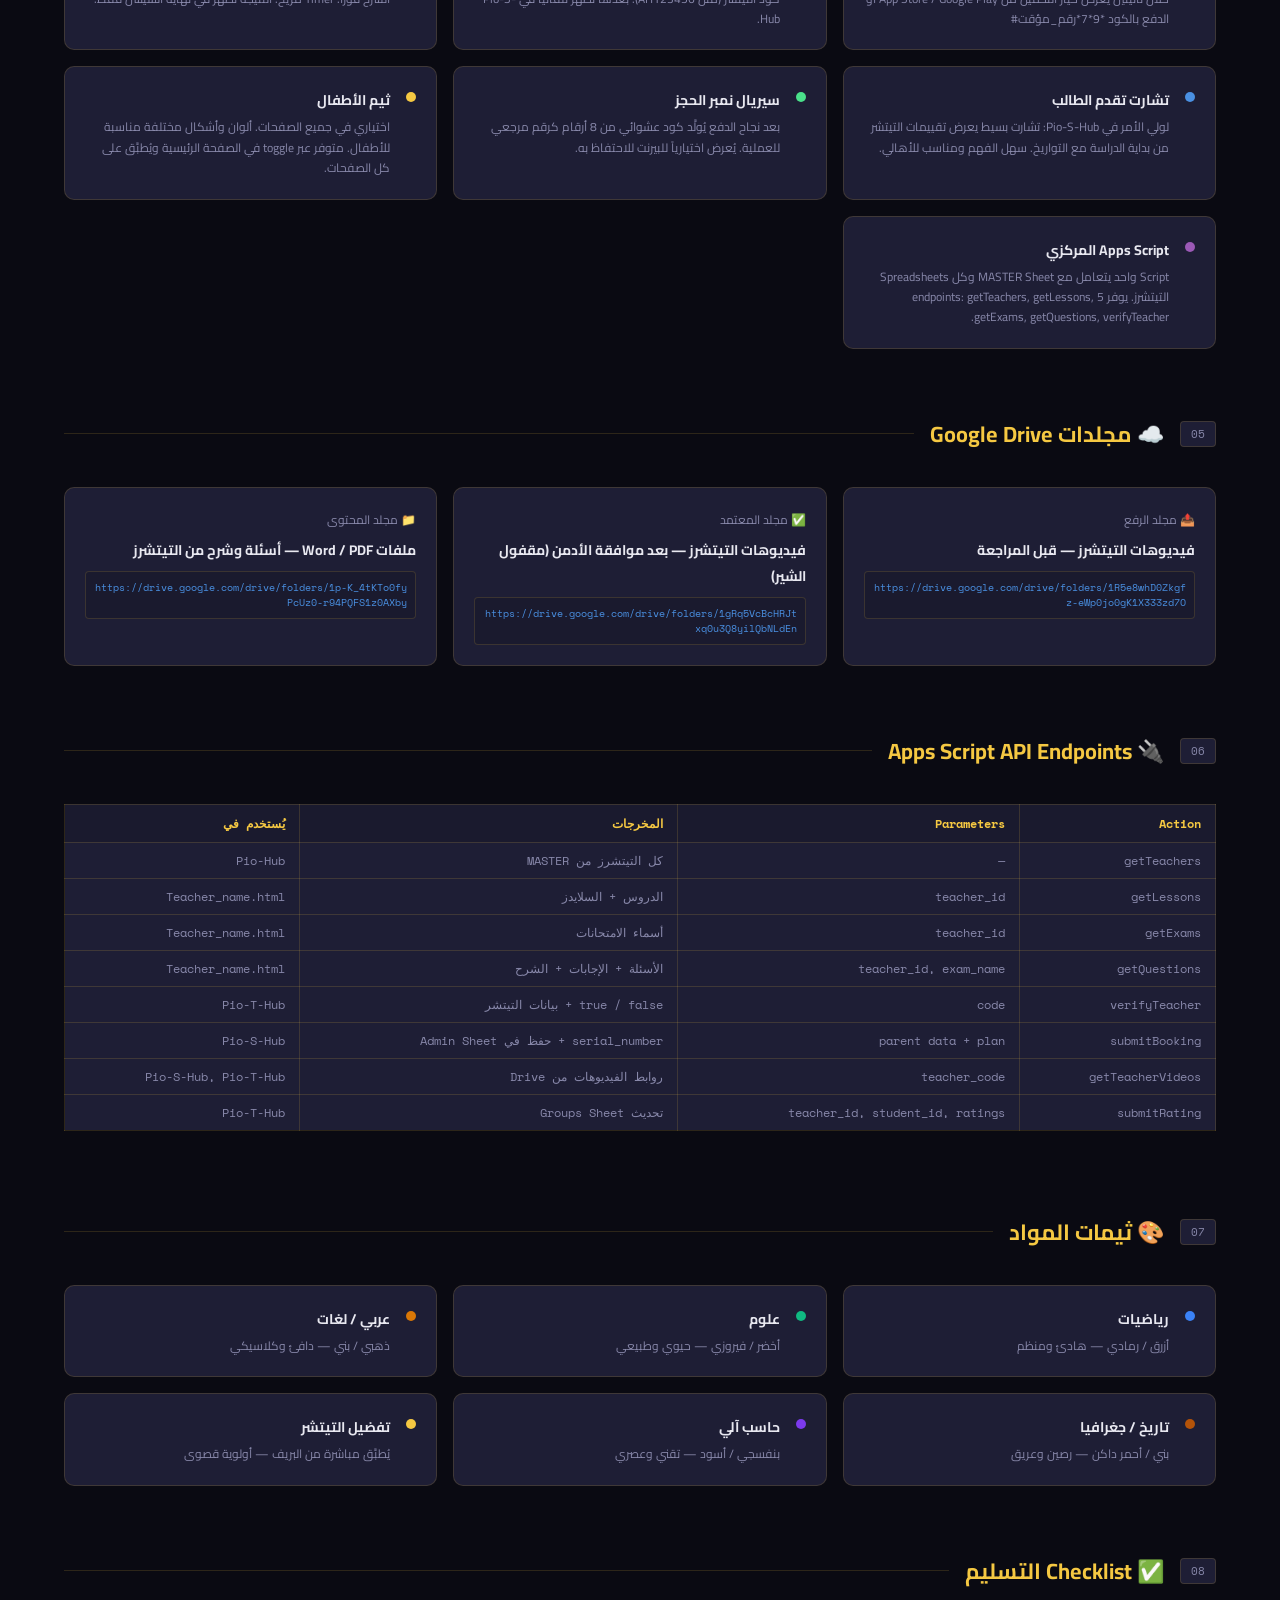
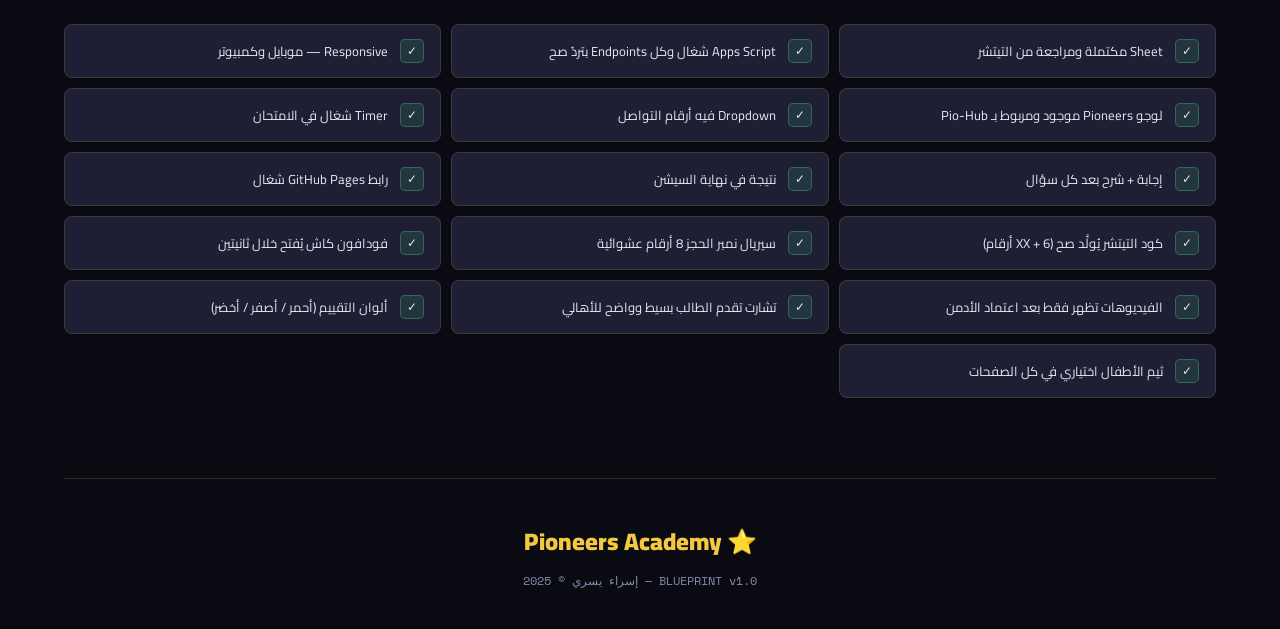
<file: pioneers-blueprint.html>
<!DOCTYPE html>
<html lang="ar" dir="rtl">
<head>
<meta charset="UTF-8">
<meta name="viewport" content="width=device-width, initial-scale=1.0">
<title>Pioneers Platform — Blueprint</title>
<link href="https://fonts.googleapis.com/css2?family=Cairo:wght@300;400;600;700;900&family=Space+Mono:wght@400;700&display=swap" rel="stylesheet">
<style>
  :root {
    --gold: #F5C842;
    --gold-dim: #c9a22a;
    --dark: #0A0A12;
    --dark-2: #12121E;
    --dark-3: #1A1A2E;
    --surface: #1E1E35;
    --surface-2: #252540;
    --border: rgba(245,200,66,0.15);
    --border-bright: rgba(245,200,66,0.4);
    --text: #E8E8F0;
    --text-dim: #8888AA;
    --green: #4AE08A;
    --blue: #4A90E2;
    --purple: #9B59B6;
    --red: #E74C3C;
    --orange: #F39C12;
  }

  * { margin: 0; padding: 0; box-sizing: border-box; }

  body {
    font-family: 'Cairo', sans-serif;
    background: var(--dark);
    color: var(--text);
    min-height: 100vh;
    overflow-x: hidden;
  }

  /* Background grid */
  body::before {
    content: '';
    position: fixed;
    inset: 0;
    background-image:
      linear-gradient(rgba(245,200,66,0.03) 1px, transparent 1px),
      linear-gradient(90deg, rgba(245,200,66,0.03) 1px, transparent 1px);
    background-size: 60px 60px;
    pointer-events: none;
    z-index: 0;
  }

  .container {
    max-width: 1200px;
    margin: 0 auto;
    padding: 0 24px;
    position: relative;
    z-index: 1;
  }

  /* HEADER */
  header {
    padding: 48px 0 32px;
    text-align: center;
    position: relative;
  }

  .badge {
    display: inline-block;
    font-family: 'Space Mono', monospace;
    font-size: 11px;
    letter-spacing: 3px;
    color: var(--gold);
    border: 1px solid var(--border-bright);
    padding: 6px 16px;
    border-radius: 2px;
    margin-bottom: 24px;
    text-transform: uppercase;
  }

  h1 {
    font-size: clamp(32px, 6vw, 64px);
    font-weight: 900;
    line-height: 1.1;
    background: linear-gradient(135deg, #fff 0%, var(--gold) 60%, #c9a22a 100%);
    -webkit-background-clip: text;
    -webkit-text-fill-color: transparent;
    background-clip: text;
    margin-bottom: 16px;
  }

  .subtitle {
    color: var(--text-dim);
    font-size: 16px;
    font-weight: 300;
    max-width: 600px;
    margin: 0 auto 48px;
    line-height: 1.8;
  }

  /* STATS ROW */
  .stats-row {
    display: grid;
    grid-template-columns: repeat(auto-fit, minmax(140px, 1fr));
    gap: 16px;
    margin-bottom: 64px;
  }

  .stat-card {
    background: var(--surface);
    border: 1px solid var(--border);
    border-radius: 8px;
    padding: 20px 16px;
    text-align: center;
    transition: border-color 0.3s, transform 0.3s;
  }

  .stat-card:hover {
    border-color: var(--border-bright);
    transform: translateY(-3px);
  }

  .stat-num {
    font-size: 28px;
    font-weight: 900;
    color: var(--gold);
    font-family: 'Space Mono', monospace;
    display: block;
  }

  .stat-label {
    font-size: 12px;
    color: var(--text-dim);
    margin-top: 4px;
  }

  /* SECTION TITLES */
  .section-title {
    display: flex;
    align-items: center;
    gap: 16px;
    margin-bottom: 32px;
    margin-top: 64px;
  }

  .section-title h2 {
    font-size: 22px;
    font-weight: 700;
    color: var(--gold);
    white-space: nowrap;
  }

  .section-title::after {
    content: '';
    flex: 1;
    height: 1px;
    background: var(--border);
  }

  .section-num {
    font-family: 'Space Mono', monospace;
    font-size: 11px;
    color: var(--text-dim);
    background: var(--surface);
    padding: 4px 10px;
    border-radius: 4px;
    border: 1px solid var(--border);
  }

  /* PAGES GRID */
  .pages-grid {
    display: grid;
    grid-template-columns: repeat(auto-fill, minmax(280px, 1fr));
    gap: 20px;
    margin-bottom: 48px;
  }

  .page-card {
    background: var(--surface);
    border: 1px solid var(--border);
    border-radius: 12px;
    padding: 24px;
    transition: all 0.3s;
    position: relative;
    overflow: hidden;
  }

  .page-card::before {
    content: '';
    position: absolute;
    top: 0; left: 0; right: 0;
    height: 3px;
    border-radius: 12px 12px 0 0;
    opacity: 0;
    transition: opacity 0.3s;
  }

  .page-card:hover { transform: translateY(-4px); border-color: var(--border-bright); }
  .page-card:hover::before { opacity: 1; }

  .page-card.hub::before { background: var(--gold); }
  .page-card.student::before { background: var(--blue); }
  .page-card.teacher::before { background: var(--green); }
  .page-card.admin::before { background: var(--purple); }

  .page-icon {
    width: 48px;
    height: 48px;
    border-radius: 10px;
    display: flex;
    align-items: center;
    justify-content: center;
    font-size: 22px;
    margin-bottom: 16px;
  }

  .hub .page-icon { background: rgba(245,200,66,0.12); border: 1px solid rgba(245,200,66,0.2); }
  .student .page-icon { background: rgba(74,144,226,0.12); border: 1px solid rgba(74,144,226,0.2); }
  .teacher .page-icon { background: rgba(74,224,138,0.12); border: 1px solid rgba(74,224,138,0.2); }
  .admin .page-icon { background: rgba(155,89,182,0.12); border: 1px solid rgba(155,89,182,0.2); }

  .page-name {
    font-family: 'Space Mono', monospace;
    font-size: 13px;
    color: var(--gold);
    margin-bottom: 6px;
    font-weight: 700;
  }

  .page-role {
    font-size: 12px;
    color: var(--text-dim);
    margin-bottom: 12px;
  }

  .page-desc {
    font-size: 13px;
    color: var(--text);
    line-height: 1.8;
    margin-bottom: 16px;
  }

  .file-tags {
    display: flex;
    gap: 6px;
    flex-wrap: wrap;
  }

  .file-tag {
    font-family: 'Space Mono', monospace;
    font-size: 10px;
    padding: 3px 8px;
    border-radius: 3px;
    background: var(--dark-3);
    border: 1px solid var(--border);
    color: var(--text-dim);
  }

  .file-tag.html { color: #E44D26; border-color: rgba(228,77,38,0.3); }
  .file-tag.css  { color: #264DE4; border-color: rgba(38,77,228,0.3); }
  .file-tag.js   { color: #F7DF1E; border-color: rgba(247,223,30,0.3); }

  /* FEATURES LIST */
  .features-grid {
    display: grid;
    grid-template-columns: repeat(auto-fill, minmax(340px, 1fr));
    gap: 16px;
  }

  .feature-item {
    background: var(--surface);
    border: 1px solid var(--border);
    border-radius: 10px;
    padding: 20px;
    display: flex;
    gap: 16px;
    align-items: flex-start;
    transition: border-color 0.3s;
  }

  .feature-item:hover { border-color: var(--border-bright); }

  .feature-dot {
    width: 10px;
    height: 10px;
    border-radius: 50%;
    margin-top: 5px;
    flex-shrink: 0;
  }

  .feature-text h4 {
    font-size: 14px;
    font-weight: 700;
    color: var(--text);
    margin-bottom: 4px;
  }

  .feature-text p {
    font-size: 12px;
    color: var(--text-dim);
    line-height: 1.7;
  }

  /* FLOW DIAGRAM */
  .flow-container {
    background: var(--surface);
    border: 1px solid var(--border);
    border-radius: 12px;
    padding: 32px;
    margin-bottom: 24px;
    overflow-x: auto;
  }

  .flow-title {
    font-size: 13px;
    font-weight: 700;
    color: var(--gold);
    margin-bottom: 24px;
    display: flex;
    align-items: center;
    gap: 8px;
  }

  .flow-row {
    display: flex;
    align-items: center;
    gap: 0;
    flex-wrap: wrap;
    margin-bottom: 16px;
  }

  .flow-node {
    background: var(--dark-3);
    border: 1px solid var(--border-bright);
    border-radius: 8px;
    padding: 10px 16px;
    font-size: 13px;
    font-weight: 600;
    white-space: nowrap;
    position: relative;
  }

  .flow-node.start { background: rgba(245,200,66,0.1); border-color: var(--gold); color: var(--gold); }
  .flow-node.end { background: rgba(74,224,138,0.1); border-color: var(--green); color: var(--green); }
  .flow-node.action { background: rgba(74,144,226,0.1); border-color: var(--blue); color: var(--blue); }
  .flow-node.warn { background: rgba(243,156,18,0.1); border-color: var(--orange); color: var(--orange); }

  .flow-arrow {
    font-size: 18px;
    color: var(--text-dim);
    padding: 0 8px;
    flex-shrink: 0;
  }

  /* DATA STRUCTURE */
  .sheet-table {
    width: 100%;
    border-collapse: collapse;
    font-size: 12px;
    margin-bottom: 16px;
    font-family: 'Space Mono', monospace;
  }

  .sheet-table th {
    background: var(--dark-3);
    color: var(--gold);
    padding: 10px 14px;
    text-align: right;
    border: 1px solid var(--border);
    font-weight: 700;
  }

  .sheet-table td {
    padding: 9px 14px;
    border: 1px solid var(--border);
    color: var(--text-dim);
    background: var(--surface);
  }

  .sheet-table tr:hover td { background: var(--surface-2); color: var(--text); }

  .sheet-name {
    display: inline-flex;
    align-items: center;
    gap: 8px;
    font-family: 'Space Mono', monospace;
    font-size: 12px;
    background: var(--dark-3);
    border: 1px solid var(--border);
    padding: 6px 14px;
    border-radius: 4px;
    color: var(--gold);
    margin-bottom: 12px;
  }

  /* COLORS LEGEND */
  .role-legend {
    display: flex;
    gap: 24px;
    flex-wrap: wrap;
    margin-bottom: 32px;
  }

  .role-item {
    display: flex;
    align-items: center;
    gap: 10px;
    font-size: 13px;
    color: var(--text-dim);
  }

  .role-dot {
    width: 12px;
    height: 12px;
    border-radius: 3px;
  }

  /* CHECKLIST */
  .checklist {
    display: grid;
    grid-template-columns: repeat(auto-fill, minmax(300px, 1fr));
    gap: 10px;
  }

  .check-item {
    display: flex;
    align-items: center;
    gap: 12px;
    background: var(--surface);
    border: 1px solid var(--border);
    border-radius: 8px;
    padding: 14px 16px;
    font-size: 13px;
    transition: border-color 0.3s;
  }

  .check-item:hover { border-color: var(--border-bright); }

  .check-icon {
    width: 24px;
    height: 24px;
    background: rgba(74,224,138,0.12);
    border: 1px solid rgba(74,224,138,0.3);
    border-radius: 5px;
    display: flex;
    align-items: center;
    justify-content: center;
    font-size: 12px;
    flex-shrink: 0;
  }

  /* DRIVE LINKS */
  .drive-cards {
    display: grid;
    grid-template-columns: repeat(auto-fill, minmax(320px, 1fr));
    gap: 16px;
  }

  .drive-card {
    background: var(--surface);
    border: 1px solid var(--border);
    border-radius: 10px;
    padding: 20px;
    transition: border-color 0.3s;
  }

  .drive-card:hover { border-color: var(--border-bright); }

  .drive-label {
    font-size: 12px;
    color: var(--text-dim);
    margin-bottom: 6px;
  }

  .drive-purpose {
    font-size: 14px;
    font-weight: 700;
    color: var(--text);
    margin-bottom: 8px;
  }

  .drive-url {
    font-family: 'Space Mono', monospace;
    font-size: 10px;
    color: var(--blue);
    word-break: break-all;
    background: var(--dark-3);
    padding: 8px;
    border-radius: 4px;
    border: 1px solid var(--border);
  }

  /* FOOTER */
  footer {
    margin-top: 80px;
    padding: 40px 0;
    border-top: 1px solid var(--border);
    text-align: center;
  }

  .footer-logo {
    font-size: 24px;
    font-weight: 900;
    color: var(--gold);
    margin-bottom: 8px;
  }

  .footer-sub {
    font-size: 12px;
    color: var(--text-dim);
    font-family: 'Space Mono', monospace;
  }

  /* ANIMATIONS */
  @keyframes fadeUp {
    from { opacity: 0; transform: translateY(20px); }
    to   { opacity: 1; transform: translateY(0); }
  }

  .page-card, .feature-item, .flow-container, .check-item, .drive-card {
    animation: fadeUp 0.5s ease both;
  }

  /* RESPONSIVE */
  @media (max-width: 640px) {
    .pages-grid, .features-grid, .checklist, .drive-cards {
      grid-template-columns: 1fr;
    }
    .stats-row { grid-template-columns: repeat(2, 1fr); }
  }
</style>
</head>
<body>

<div class="container">

  <!-- HEADER -->
  <header>
    <div class="badge">PIONEERS ACADEMY — SYSTEM BLUEPRINT v1.0</div>
    <h1>Pioneers Platform<br>بلو برنت المشروع</h1>
    <p class="subtitle">
      الخريطة الكاملة لمنصة Pioneers الرقمية — هيكل الصفحات، تدفق المستخدمين، قاعدة البيانات، والتكاملات
    </p>
  </header>

  <!-- STATS -->
  <div class="stats-row">
    <div class="stat-card"><span class="stat-num">5</span><span class="stat-label">صفحات رئيسية</span></div>
    <div class="stat-card"><span class="stat-num">15</span><span class="stat-label">ملف (HTML+CSS+JS)</span></div>
    <div class="stat-card"><span class="stat-num">4</span><span class="stat-label">أدوار مستخدمين</span></div>
    <div class="stat-card"><span class="stat-num">3</span><span class="stat-label">مجلدات Drive</span></div>
    <div class="stat-card"><span class="stat-num">5</span><span class="stat-label">Sheets ورقات</span></div>
    <div class="stat-card"><span class="stat-num">5</span><span class="stat-label">API Endpoints</span></div>
  </div>

  <!-- ROLE LEGEND -->
  <div class="role-legend">
    <div class="role-item"><div class="role-dot" style="background:var(--gold)"></div> المنصة الرئيسية</div>
    <div class="role-item"><div class="role-dot" style="background:var(--blue)"></div> الطالب / ولي الأمر</div>
    <div class="role-item"><div class="role-dot" style="background:var(--green)"></div> التيتشر</div>
    <div class="role-item"><div class="role-dot" style="background:var(--purple)"></div> الأدمن</div>
  </div>

  <!-- =================== PAGES =================== -->
  <div class="section-title">
    <span class="section-num">01</span>
    <h2>🗂️ هيكل الصفحات</h2>
  </div>

  <div class="pages-grid">

    <!-- Pio-Hub -->
    <div class="page-card hub">
      <div class="page-icon">🏠</div>
      <div class="page-name">Pio-Hub.html</div>
      <div class="page-role">الصفحة الرئيسية — الجميع</div>
      <div class="page-desc">نقطة الدخول للمنصة. تعرض كروت التيتشرز مع صورة + اسم + مادة. بحث وفلترة. زر مخفي لـ Teacher Login.</div>
      <div class="file-tags">
        <span class="file-tag html">HTML</span>
        <span class="file-tag css">CSS</span>
        <span class="file-tag js">JS</span>
      </div>
    </div>

    <!-- Pio-S-Hub -->
    <div class="page-card student">
      <div class="page-icon">👨‍🎓</div>
      <div class="page-name">Pio-S-Hub.html</div>
      <div class="page-role">صفحة التيتشر — الطالب / ولي الأمر</div>
      <div class="page-desc">
        بروفايل التيتشر الكامل. يُحمَّل داينامياً بناءً على اختيار الطالب من الصفحة الرئيسية.
        يحتوي على: فيديوهات الشرح، زرار لايك، زرار حجز، امتحانات وألعاب تفاعلية، تقييم بالنجوم.
        لولي الأمر: بيانات ابنه في الجروب + تشارت تقدم + تغيير الصورة.
      </div>
      <div class="file-tags">
        <span class="file-tag html">HTML</span>
        <span class="file-tag css">CSS</span>
        <span class="file-tag js">JS</span>
      </div>
    </div>

    <!-- Pio-T-Hub -->
    <div class="page-card teacher">
      <div class="page-icon">📚</div>
      <div class="page-name">Pio-T-Hub.html</div>
      <div class="page-role">بورتال التيتشر</div>
      <div class="page-desc">
        دخول بالكود المكوّن من 6 أرقام + حرفين. يعرض بروفايل التيتشر الكامل مع إمكانية رفع فيديوهات وملفات محتوى.
        يعرض الجروبات + الطلاب + فورم التقييم الأسبوعي لكل طالب مع نسب مئوية.
      </div>
      <div class="file-tags">
        <span class="file-tag html">HTML</span>
        <span class="file-tag css">CSS</span>
        <span class="file-tag js">JS</span>
      </div>
    </div>

    <!-- Pio-A-Hub -->
    <div class="page-card admin">
      <div class="page-icon">⚙️</div>
      <div class="page-name">Pio-A-Hub.html</div>
      <div class="page-role">بورتال الأدمن — إسراء يسري</div>
      <div class="page-desc">
        صفحة إدارة كاملة. تقارير من ورقة Admin. أدوات لإضافة جروبات جديدة، مراجعة الحجوزات، إدارة المحتوى.
        تغذية ورقة Groups بالبيانات.
      </div>
      <div class="file-tags">
        <span class="file-tag html">HTML</span>
        <span class="file-tag css">CSS</span>
        <span class="file-tag js">JS</span>
      </div>
    </div>

    <!-- Teacher Pages -->
    <div class="page-card hub">
      <div class="page-icon">🎓</div>
      <div class="page-name">Teacher_name.html</div>
      <div class="page-role">صفحة المحتوى — لكل تيتشر</div>
      <div class="page-desc">
        صفحة خاصة بكل تيتشر تحتوي على شرح بالسلايدز + امتحانات MCQ. ثيم مخصص لكل مادة. تسحب البيانات من Google Sheets عبر Apps Script.
      </div>
      <div class="file-tags">
        <span class="file-tag html">HTML</span>
        <span class="file-tag css">CSS</span>
        <span class="file-tag js">JS</span>
      </div>
    </div>

  </div>

  <!-- =================== USER FLOWS =================== -->
  <div class="section-title">
    <span class="section-num">02</span>
    <h2>🔄 تدفق المستخدمين</h2>
  </div>

  <!-- Student Flow -->
  <div class="flow-container">
    <div class="flow-title">👨‍🎓 الطالب / ولي الأمر (بدون لوجين)</div>
    <div class="flow-row">
      <div class="flow-node start">Pio-Hub</div>
      <div class="flow-arrow">←</div>
      <div class="flow-node action">كروت التيتشرز</div>
      <div class="flow-arrow">←</div>
      <div class="flow-node action">Pio-S-Hub</div>
      <div class="flow-arrow">←</div>
      <div class="flow-node action">فيديوهات / امتحانات</div>
      <div class="flow-arrow">←</div>
      <div class="flow-node end">نتيجة السيشن</div>
    </div>
    <div class="flow-row" style="margin-top:8px">
      <div class="flow-node start">Pio-S-Hub</div>
      <div class="flow-arrow">←</div>
      <div class="flow-node warn">زرار الحجز</div>
      <div class="flow-arrow">←</div>
      <div class="flow-node action">اختيار الخطة (4 أو 8 محاضرات)</div>
      <div class="flow-arrow">←</div>
      <div class="flow-node action">المواعيد المفضلة</div>
      <div class="flow-arrow">←</div>
      <div class="flow-node action">فورم البيانات</div>
      <div class="flow-arrow">←</div>
      <div class="flow-node warn">فودافون كاش</div>
      <div class="flow-arrow">←</div>
      <div class="flow-node end">كود تأكيد 8 أرقام</div>
    </div>
  </div>

  <!-- Teacher Flow -->
  <div class="flow-container">
    <div class="flow-title">📚 التيتشر</div>
    <div class="flow-row">
      <div class="flow-node start">Pio-Hub</div>
      <div class="flow-arrow">←</div>
      <div class="flow-node warn">زرار مخفي Login</div>
      <div class="flow-arrow">←</div>
      <div class="flow-node action">إدخال الكود</div>
      <div class="flow-arrow">←</div>
      <div class="flow-node action">Pio-T-Hub</div>
      <div class="flow-arrow">←</div>
      <div class="flow-node action">رفع فيديو / ملفات</div>
      <div class="flow-arrow">←</div>
      <div class="flow-node action">تقييم الطلاب أسبوعياً</div>
      <div class="flow-arrow">←</div>
      <div class="flow-node end">Sheets محدّثة</div>
    </div>
    <div class="flow-row" style="margin-top:8px">
      <div class="flow-node action">تسجيل جديد</div>
      <div class="flow-arrow">←</div>
      <div class="flow-node action">بيانات التيتشر + صورة</div>
      <div class="flow-arrow">←</div>
      <div class="flow-node end">كود: XX123456</div>
    </div>
  </div>

  <!-- Admin Flow -->
  <div class="flow-container">
    <div class="flow-title">⚙️ الأدمن (إسراء يسري)</div>
    <div class="flow-row">
      <div class="flow-node start">Pio-A-Hub</div>
      <div class="flow-arrow">←</div>
      <div class="flow-node action">مراجعة الحجوزات</div>
      <div class="flow-arrow">←</div>
      <div class="flow-node action">إضافة جروبات</div>
      <div class="flow-arrow">←</div>
      <div class="flow-node action">رفع الفيديوهات المعتمدة → Drive</div>
      <div class="flow-arrow">←</div>
      <div class="flow-node action">تحديث بروفايل التيتشر</div>
      <div class="flow-arrow">←</div>
      <div class="flow-node end">Pio-S-Hub محدّثة</div>
    </div>
  </div>

  <!-- =================== DATA STRUCTURE =================== -->
  <div class="section-title">
    <span class="section-num">03</span>
    <h2>🗃️ هيكل Google Sheets</h2>
  </div>

  <!-- MASTER Sheet -->
  <div class="sheet-name">📋 MASTER Sheet — بيانات كل التيتشرز</div>
  <div style="overflow-x:auto; margin-bottom:32px">
    <table class="sheet-table">
      <thead>
        <tr>
          <th>teacher_id</th>
          <th>name</th>
          <th>subject</th>
          <th>photo_url</th>
          <th>phone</th>
          <th>password_hash</th>
          <th>sheet_id</th>
        </tr>
      </thead>
      <tbody>
        <tr><td>T001</td><td>Ahmed Ali</td><td>Maths</td><td>drive/…</td><td>01001234567</td><td>hash…</td><td>Sheet_ID_1</td></tr>
        <tr><td>T002</td><td>Sara Kamal</td><td>Science</td><td>drive/…</td><td>01109876543</td><td>hash…</td><td>Sheet_ID_2</td></tr>
      </tbody>
    </table>
  </div>

  <!-- Groups Sheet -->
  <div class="sheet-name">👥 Groups Sheet — الجروبات والطلاب</div>
  <div style="overflow-x:auto; margin-bottom:32px">
    <table class="sheet-table">
      <thead>
        <tr>
          <th>group_id</th>
          <th>teacher_id</th>
          <th>schedule</th>
          <th>student_name</th>
          <th>attend%</th>
          <th>focus%</th>
          <th>commit%</th>
          <th>hw%</th>
          <th>weekly%</th>
        </tr>
      </thead>
      <tbody>
        <tr><td>G001</td><td>T001</td><td>Mon 5PM</td><td>محمد أحمد</td><td>100%, 50%</td><td>90%, 85%</td><td>80%, 80%</td><td>100%, 75%</td><td>100%, 50%</td></tr>
      </tbody>
    </table>
  </div>

  <!-- Admin Sheet -->
  <div class="sheet-name">💳 Admin Sheet — الحجوزات والمدفوعات</div>
  <div style="overflow-x:auto; margin-bottom:32px">
    <table class="sheet-table">
      <thead>
        <tr>
          <th>serial</th>
          <th>parent_name</th>
          <th>phone</th>
          <th>teacher_id</th>
          <th>plan</th>
          <th>students_count</th>
          <th>amount</th>
          <th>status</th>
          <th>timestamp</th>
        </tr>
      </thead>
      <tbody>
        <tr><td>A7X29K4M</td><td>أحمد محمود</td><td>010XXXXXXXX</td><td>T001</td><td>8 محاضرات</td><td>2</td><td>1200 ج.م</td><td>pending</td><td>2025-01-15</td></tr>
      </tbody>
    </table>
  </div>

  <!-- =================== FEATURES =================== -->
  <div class="section-title">
    <span class="section-num">04</span>
    <h2>✨ الميزات التفصيلية</h2>
  </div>

  <div class="features-grid">

    <div class="feature-item">
      <div class="feature-dot" style="background:var(--blue)"></div>
      <div class="feature-text">
        <h4>نظام التقييم الأسبوعي</h4>
        <p>التيتشر يُقيّم كل طالب بـ 5 نسب مئوية (حضور، تركيز، التزام، هوم وورك، حضور أسبوعي). يُعرض الفرق بالألوان: أحمر للانخفاض، أصفر للثبات، أخضر للارتفاع.</p>
      </div>
    </div>

    <div class="feature-item">
      <div class="feature-dot" style="background:var(--green)"></div>
      <div class="feature-text">
        <h4>كود التيتشر التلقائي</h4>
        <p>يُولَّد بـ Apps Script: أول حرف من الاسم الأول + أول حرف من الاسم الثاني (بالإنجليزي) + 6 أرقام عشوائية. مثال: AH123456</p>
      </div>
    </div>

    <div class="feature-item">
      <div class="feature-dot" style="background:var(--gold)"></div>
      <div class="feature-text">
        <h4>خطط الحجز</h4>
        <p>خطتان: 4 محاضرات شهرياً أو 8 محاضرات. كل محاضرة من ساعة لساعة ونص أونلاين. بعد اختيار الخطة يختار المواعيد المفضلة.</p>
      </div>
    </div>

    <div class="feature-item">
      <div class="feature-dot" style="background:var(--purple)"></div>
      <div class="feature-text">
        <h4>نظام الدفع — فودافون كاش</h4>
        <p>بعد Submit يُفتح تلقائياً تطبيق فودافون كاش. لو ما اتفتحش خلال ثانيتين يُعرض خيار التحميل من App Store / Google Play أو الدفع بالكود *9*7*رقم_مؤقت#</p>
      </div>
    </div>

    <div class="feature-item">
      <div class="feature-dot" style="background:var(--red)"></div>
      <div class="feature-text">
        <h4>الفيديوهات — مسار الاعتماد</h4>
        <p>التيتشر يرفع → مجلد "مراجعة". الأدمن تراجع وترفع في مجلد كود التيتشر (مثل AH123456). بعدها تظهر تلقائياً في Pio-S-Hub.</p>
      </div>
    </div>

    <div class="feature-item">
      <div class="feature-dot" style="background:var(--orange)"></div>
      <div class="feature-text">
        <h4>امتحان MCQ</h4>
        <p>سؤال واحد في الشاشة. بعد الإجابة تظهر الإجابة الصحيحة + الشرح فوراً. Timer مريح. النتيجة تظهر في نهاية السيشن فقط.</p>
      </div>
    </div>

    <div class="feature-item">
      <div class="feature-dot" style="background:var(--blue)"></div>
      <div class="feature-text">
        <h4>تشارت تقدم الطالب</h4>
        <p>لولي الأمر في Pio-S-Hub: تشارت بسيط يعرض تقييمات التيتشر من بداية الدراسة مع التواريخ. سهل الفهم ومناسب للأهالي.</p>
      </div>
    </div>

    <div class="feature-item">
      <div class="feature-dot" style="background:var(--green)"></div>
      <div class="feature-text">
        <h4>سيريال نمبر الحجز</h4>
        <p>بعد نجاح الدفع يُولَّد كود عشوائي من 8 أرقام كرقم مرجعي للعملية. يُعرض اختيارياً للبيرنت للاحتفاظ به.</p>
      </div>
    </div>

    <div class="feature-item">
      <div class="feature-dot" style="background:var(--gold)"></div>
      <div class="feature-text">
        <h4>ثيم الأطفال</h4>
        <p>اختياري في جميع الصفحات. ألوان وأشكال مختلفة مناسبة للأطفال. متوفر عبر toggle في الصفحة الرئيسية ويُطبَّق على كل الصفحات.</p>
      </div>
    </div>

    <div class="feature-item">
      <div class="feature-dot" style="background:var(--purple)"></div>
      <div class="feature-text">
        <h4>Apps Script المركزي</h4>
        <p>Script واحد يتعامل مع MASTER Sheet وكل Spreadsheets التيتشرز. يوفر 5 endpoints: getTeachers, getLessons, getExams, getQuestions, verifyTeacher.</p>
      </div>
    </div>

  </div>

  <!-- =================== DRIVE =================== -->
  <div class="section-title">
    <span class="section-num">05</span>
    <h2>☁️ مجلدات Google Drive</h2>
  </div>

  <div class="drive-cards">
    <div class="drive-card">
      <div class="drive-label">📤 مجلد الرفع</div>
      <div class="drive-purpose">فيديوهات التيتشرز — قبل المراجعة</div>
      <div class="drive-url">https://drive.google.com/drive/folders/1R5e8whD0Zkgfz-eWp0jo0gK1X333zd7O</div>
    </div>
    <div class="drive-card">
      <div class="drive-label">✅ مجلد المعتمد</div>
      <div class="drive-purpose">فيديوهات التيتشرز — بعد موافقة الأدمن (مقفول الشير)</div>
      <div class="drive-url">https://drive.google.com/drive/folders/1gRq5VcBcHRJtxq0u3Q8yilQbNLdEn</div>
    </div>
    <div class="drive-card">
      <div class="drive-label">📁 مجلد المحتوى</div>
      <div class="drive-purpose">ملفات Word / PDF — أسئلة وشرح من التيتشرز</div>
      <div class="drive-url">https://drive.google.com/drive/folders/1p-K_4tKTo0fyPcUz0-r94PQFS1z0AXby</div>
    </div>
  </div>

  <!-- =================== API ENDPOINTS =================== -->
  <div class="section-title">
    <span class="section-num">06</span>
    <h2>🔌 Apps Script API Endpoints</h2>
  </div>

  <div style="overflow-x:auto; margin-bottom:32px">
    <table class="sheet-table">
      <thead>
        <tr>
          <th>Action</th>
          <th>Parameters</th>
          <th>المخرجات</th>
          <th>يُستخدم في</th>
        </tr>
      </thead>
      <tbody>
        <tr><td>getTeachers</td><td>—</td><td>كل التيتشرز من MASTER</td><td>Pio-Hub</td></tr>
        <tr><td>getLessons</td><td>teacher_id</td><td>الدروس + السلايدز</td><td>Teacher_name.html</td></tr>
        <tr><td>getExams</td><td>teacher_id</td><td>أسماء الامتحانات</td><td>Teacher_name.html</td></tr>
        <tr><td>getQuestions</td><td>teacher_id, exam_name</td><td>الأسئلة + الإجابات + الشرح</td><td>Teacher_name.html</td></tr>
        <tr><td>verifyTeacher</td><td>code</td><td>true / false + بيانات التيتشر</td><td>Pio-T-Hub</td></tr>
        <tr><td>submitBooking</td><td>parent data + plan</td><td>serial_number + حفظ في Admin Sheet</td><td>Pio-S-Hub</td></tr>
        <tr><td>getTeacherVideos</td><td>teacher_code</td><td>روابط الفيديوهات من Drive</td><td>Pio-S-Hub, Pio-T-Hub</td></tr>
        <tr><td>submitRating</td><td>teacher_id, student_id, ratings</td><td>تحديث Groups Sheet</td><td>Pio-T-Hub</td></tr>
      </tbody>
    </table>
  </div>

  <!-- =================== DESIGN COLORS =================== -->
  <div class="section-title">
    <span class="section-num">07</span>
    <h2>🎨 ثيمات المواد</h2>
  </div>

  <div class="features-grid" style="margin-bottom:48px">
    <div class="feature-item">
      <div class="feature-dot" style="background:#3B82F6"></div>
      <div class="feature-text"><h4>رياضيات</h4><p>أزرق / رمادي — هادئ ومنظم</p></div>
    </div>
    <div class="feature-item">
      <div class="feature-dot" style="background:#10B981"></div>
      <div class="feature-text"><h4>علوم</h4><p>أخضر / فيروزي — حيوي وطبيعي</p></div>
    </div>
    <div class="feature-item">
      <div class="feature-dot" style="background:#D97706"></div>
      <div class="feature-text"><h4>عربي / لغات</h4><p>ذهبي / بني — دافئ وكلاسيكي</p></div>
    </div>
    <div class="feature-item">
      <div class="feature-dot" style="background:#B45309"></div>
      <div class="feature-text"><h4>تاريخ / جغرافيا</h4><p>بني / أحمر داكن — رصين وعريق</p></div>
    </div>
    <div class="feature-item">
      <div class="feature-dot" style="background:#7C3AED"></div>
      <div class="feature-text"><h4>حاسب آلي</h4><p>بنفسجي / أسود — تقني وعصري</p></div>
    </div>
    <div class="feature-item">
      <div class="feature-dot" style="background:var(--gold)"></div>
      <div class="feature-text"><h4>تفضيل التيتشر</h4><p>يُطبَّق مباشرة من البريف — أولوية قصوى</p></div>
    </div>
  </div>

  <!-- =================== CHECKLIST =================== -->
  <div class="section-title">
    <span class="section-num">08</span>
    <h2>✅ Checklist التسليم</h2>
  </div>

  <div class="checklist">
    <div class="check-item"><div class="check-icon">✓</div> Sheet مكتملة ومراجعة من التيتشر</div>
    <div class="check-item"><div class="check-icon">✓</div> Apps Script شغال وكل Endpoints بتردّ صح</div>
    <div class="check-item"><div class="check-icon">✓</div> Responsive — موبايل وكمبيوتر</div>
    <div class="check-item"><div class="check-icon">✓</div> لوجو Pioneers موجود ومربوط بـ Pio-Hub</div>
    <div class="check-item"><div class="check-icon">✓</div> Dropdown فيه أرقام التواصل</div>
    <div class="check-item"><div class="check-icon">✓</div> Timer شغال في الامتحان</div>
    <div class="check-item"><div class="check-icon">✓</div> إجابة + شرح بعد كل سؤال</div>
    <div class="check-item"><div class="check-icon">✓</div> نتيجة في نهاية السيشن</div>
    <div class="check-item"><div class="check-icon">✓</div> رابط GitHub Pages شغال</div>
    <div class="check-item"><div class="check-icon">✓</div> كود التيتشر يُولَّد صح (XX + 6 أرقام)</div>
    <div class="check-item"><div class="check-icon">✓</div> سيريال نمبر الحجز 8 أرقام عشوائية</div>
    <div class="check-item"><div class="check-icon">✓</div> فودافون كاش يُفتح خلال ثانيتين</div>
    <div class="check-item"><div class="check-icon">✓</div> الفيديوهات تظهر فقط بعد اعتماد الأدمن</div>
    <div class="check-item"><div class="check-icon">✓</div> تشارت تقدم الطالب بسيط وواضح للأهالي</div>
    <div class="check-item"><div class="check-icon">✓</div> ألوان التقييم (أحمر / أصفر / أخضر)</div>
    <div class="check-item"><div class="check-icon">✓</div> ثيم الأطفال اختياري في كل الصفحات</div>
  </div>

  <!-- FOOTER -->
  <footer>
    <div class="footer-logo">⭐ Pioneers Academy</div>
    <div class="footer-sub">BLUEPRINT v1.0 — إسراء يسري © 2025</div>
  </footer>

</div>

</body>
</html>
</file>
<file: Pio-A-Hub.css>
/* ============================================================
   PIONEERS ACADEMY — Pio-A-Hub.css
   Multi-theme Admin Panel
   ============================================================ */

/* ============================================================
   THEME VARIABLES
   ============================================================ */

/* DARK (default) */
body.theme-dark {
  --bg:        #080810;
  --bg-2:      #0F0F1C;
  --bg-3:      #171728;
  --surface:   #1C1C30;
  --surface-2: #242438;
  --border:    rgba(255,255,255,0.08);
  --border-h:  rgba(255,255,255,0.18);
  --text:      #EEEEf8;
  --text-dim:  #8888AA;
  --text-muted:#55556A;
  --shadow:    0 4px 24px rgba(0,0,0,0.4);
}

/* LIGHT */
body.theme-light {
  --bg:        #F5F5FA;
  --bg-2:      #EEEEF5;
  --bg-3:      #E5E5EF;
  --surface:   #FFFFFF;
  --surface-2: #F0F0F8;
  --border:    rgba(0,0,0,0.08);
  --border-h:  rgba(0,0,0,0.16);
  --text:      #1A1A2E;
  --text-dim:  #5555778;
  --text-muted:#9999BB;
  --shadow:    0 4px 24px rgba(0,0,0,0.1);
}

/* SOFT */
body.theme-soft {
  --bg:        #1A0F2E;
  --bg-2:      #220F3A;
  --bg-3:      #2A1545;
  --surface:   #2E1A50;
  --surface-2: #381F5E;
  --border:    rgba(255,255,255,0.09);
  --border-h:  rgba(255,255,255,0.2);
  --text:      #F0EEF8;
  --text-dim:  #9988BB;
  --text-muted:#6655889;
  --shadow:    0 4px 24px rgba(0,0,0,0.45);
}

/* ACCENT COLORS */
body.accent-gold   { --c-accent:#F5C842; --c-accent-dark:#C9A22A; --c-accent-bg:rgba(245,200,66,0.1); }
body.accent-blue   { --c-accent:#60A5FA; --c-accent-dark:#2563EB; --c-accent-bg:rgba(96,165,250,0.1); }
body.accent-green  { --c-accent:#4ADE80; --c-accent-dark:#16A34A; --c-accent-bg:rgba(74,222,128,0.1); }
body.accent-purple { --c-accent:#A78BFA; --c-accent-dark:#7C3AED; --c-accent-bg:rgba(167,139,250,0.1); }
body.accent-pink   { --c-accent:#F472B6; --c-accent-dark:#DB2777; --c-accent-bg:rgba(244,114,182,0.1); }
body.accent-orange { --c-accent:#FB923C; --c-accent-dark:#EA580C; --c-accent-bg:rgba(251,146,60,0.1); }

/* FONT SIZES */
body.size-sm { font-size: 13px; }
body.size-md { font-size: 15px; }
body.size-lg { font-size: 17px; }

/* Fixed colors */
:root {
  --green:  #4ADE80;
  --blue:   #60A5FA;
  --red:    #F87171;
  --gold:   #F5C842;
  --purple: #A78BFA;
  --orange: #FB923C;
  --pink:   #F472B6;
  --font:   'Tajawal', sans-serif;
  --mono:   'Space Mono', monospace;
  --sidebar-w: 220px;
  --topbar-h:  60px;
}

/* ============================================================
   RESET & BASE
   ============================================================ */
*, *::before, *::after { margin:0; padding:0; box-sizing:border-box; }
body {
  font-family: var(--font);
  background:  var(--bg);
  color:       var(--text);
  direction:   rtl;
  overflow-x:  hidden;
  transition:  background .3s, color .3s;
}

/* ============================================================
   GATE
   ============================================================ */
.admin-gate {
  min-height: 100vh;
  display:    flex;
  align-items: center;
  justify-content: center;
  background: var(--bg);
  padding: 20px;
}

.gate-wrap {
  background:    var(--surface);
  border:        1px solid var(--border);
  border-radius: 20px;
  padding:       48px 40px;
  max-width:     400px;
  width:         100%;
  text-align:    center;
  box-shadow:    var(--shadow);
  animation:     fadeUp .5s ease;
}

@keyframes fadeUp { from{opacity:0;transform:translateY(20px)} to{opacity:1;transform:translateY(0)} }

.gate-logo { font-size:56px; margin-bottom:16px; }
.gate-wrap h2 { font-size:24px; font-weight:800; margin-bottom:8px; }
.gate-wrap p  { font-size:14px; color:var(--text-dim); margin-bottom:28px; }

.gate-password {
  width:          100%;
  background:     var(--bg-3);
  border:         1px solid var(--border);
  border-radius:  10px;
  padding:        14px 16px;
  font-family:    var(--font);
  font-size:      16px;
  color:          var(--text);
  text-align:     center;
  outline:        none;
  margin-bottom:  14px;
  transition:     border-color .3s;
  letter-spacing: 4px;
}

.gate-password:focus { border-color: var(--c-accent); }

.gate-login-btn {
  width:          100%;
  background:     linear-gradient(135deg, var(--c-accent), var(--c-accent-dark));
  border:         none;
  border-radius:  10px;
  padding:        14px;
  font-family:    var(--font);
  font-size:      16px;
  font-weight:    800;
  color:          #fff;
  cursor:         pointer;
  transition:     all .3s;
}

body.accent-gold .gate-login-btn { color: #0a0a14; }
.gate-login-btn:hover { transform:scale(1.02); box-shadow:0 6px 20px var(--c-accent-bg); }
.gate-error { color:var(--red); font-size:13px; margin-top:10px; min-height:20px; }

/* ============================================================
   LAYOUT
   ============================================================ */
.admin-layout {
  display:        flex;
  min-height:     100vh;
}

/* SIDEBAR */
.sidebar {
  width:          var(--sidebar-w);
  background:     var(--surface);
  border-left:    1px solid var(--border);
  display:        flex;
  flex-direction: column;
  position:       fixed;
  top:0; right:0; bottom:0;
  z-index:        80;
  transition:     transform .3s;
  overflow-y:     auto;
}

.sidebar.collapsed { transform: translateX(var(--sidebar-w)); }

.sidebar-logo {
  display:     flex;
  align-items: center;
  gap:         10px;
  padding:     20px 16px;
  border-bottom: 1px solid var(--border);
}

.sidebar-logo-icon {
  width:          36px; height:36px;
  background:     linear-gradient(135deg, var(--c-accent), var(--c-accent-dark));
  border-radius:  8px;
  display:        flex;
  align-items:    center;
  justify-content:center;
  font-size:      18px;
}

.sidebar-logo-text { display:flex; flex-direction:column; line-height:1.2; }
.sl-main { font-size:14px; font-weight:800; color:var(--c-accent); }
.sl-sub  { font-size:10px; color:var(--text-muted); font-family:var(--mono); }

.sidebar-nav {
  flex:    1;
  padding: 12px 10px;
  display: flex;
  flex-direction: column;
  gap:     4px;
}

.nav-item {
  display:        flex;
  align-items:    center;
  gap:            10px;
  background:     none;
  border:         none;
  border-radius:  10px;
  padding:        12px 14px;
  color:          var(--text-dim);
  font-family:    var(--font);
  font-size:      14px;
  font-weight:    600;
  cursor:         pointer;
  transition:     all .25s;
  text-align:     right;
  position:       relative;
}

.nav-item:hover  { background:var(--surface-2); color:var(--text); }
.nav-item.active { background:var(--c-accent-bg); color:var(--c-accent); }
.nav-icon        { font-size:18px; flex-shrink:0; }
.nav-badge {
  margin-right: auto;
  background:   var(--red);
  color:        #fff;
  font-size:    11px;
  font-weight:  700;
  padding:      2px 7px;
  border-radius:10px;
  font-family:  var(--mono);
  animation:    pulse 2s infinite;
}

@keyframes pulse { 0%,100%{transform:scale(1)} 50%{transform:scale(1.1)} }

.sidebar-footer {
  padding:       12px 10px;
  border-top:    1px solid var(--border);
  display:       flex;
  flex-direction:column;
  gap:           6px;
}

.btn-settings, .btn-sidebar-logout {
  display:      flex;
  align-items:  center;
  gap:          8px;
  background:   none;
  border:       1px solid var(--border);
  border-radius:8px;
  padding:      9px 12px;
  color:        var(--text-dim);
  font-family:  var(--font);
  font-size:    13px;
  cursor:       pointer;
  transition:   all .25s;
  width:        100%;
}

.btn-settings:hover       { border-color:var(--c-accent); color:var(--c-accent); }
.btn-sidebar-logout:hover { border-color:var(--red); color:var(--red); }

/* MAIN */
.admin-main {
  flex:        1;
  margin-right:var(--sidebar-w);
  display:     flex;
  flex-direction:column;
  min-height:  100vh;
  transition:  margin .3s;
}

.admin-main.full { margin-right:0; }

/* TOPBAR */
.topbar {
  position:    sticky;
  top:         0;
  z-index:     70;
  height:      var(--topbar-h);
  background:  var(--surface);
  border-bottom:1px solid var(--border);
  display:     flex;
  align-items: center;
  padding:     0 24px;
  gap:         16px;
  backdrop-filter:blur(10px);
}

.sidebar-toggle {
  background:   none;
  border:       none;
  color:        var(--text-dim);
  font-size:    22px;
  cursor:       pointer;
  padding:      4px 8px;
  border-radius:6px;
  transition:   all .2s;
}

.sidebar-toggle:hover { background:var(--surface-2); color:var(--text); }

.topbar-title {
  font-size:   18px;
  font-weight: 800;
  flex:        1;
}

.topbar-right {
  display:     flex;
  align-items: center;
  gap:         12px;
}

.topbar-time {
  font-size:   13px;
  color:       var(--text-dim);
  font-family: var(--mono);
}

.admin-avatar {
  width:          36px; height:36px;
  background:     linear-gradient(135deg, var(--c-accent), var(--c-accent-dark));
  border-radius:  50%;
  display:        flex;
  align-items:    center;
  justify-content:center;
  font-size:      16px;
  font-weight:    800;
  color:          #fff;
}

body.accent-gold .admin-avatar { color: #0a0a14; }

/* ============================================================
   PANELS
   ============================================================ */
.panels-wrap { flex:1; padding:24px; }
.panel { display:none; animation:fadeIn .35s ease; }
.panel.active { display:block; }
@keyframes fadeIn { from{opacity:0;transform:translateY(8px)} to{opacity:1;transform:translateY(0)} }

.panel-header {
  display:      flex;
  align-items:  center;
  justify-content:space-between;
  margin-bottom:24px;
  flex-wrap:    wrap;
  gap:          12px;
}

.panel-header h2 { font-size:22px; font-weight:800; }

.panel-actions {
  display: flex;
  gap:     8px;
  flex-wrap:wrap;
}

.btn-refresh {
  background:   var(--surface);
  border:       1px solid var(--border);
  color:        var(--text-dim);
  padding:      8px 16px;
  border-radius:8px;
  font-family:  var(--font);
  font-size:    13px;
  cursor:       pointer;
  transition:   all .25s;
}

.btn-refresh:hover { border-color:var(--c-accent); color:var(--c-accent); }

.btn-primary {
  background:   linear-gradient(135deg,var(--c-accent),var(--c-accent-dark));
  border:       none;
  border-radius:8px;
  padding:      9px 18px;
  font-family:  var(--font);
  font-size:    14px;
  font-weight:  700;
  color:        #fff;
  cursor:       pointer;
  transition:   all .3s;
}

body.accent-gold .btn-primary { color:#0a0a14; }
.btn-primary:hover { transform:scale(1.03); box-shadow:0 4px 16px var(--c-accent-bg); }

.btn-back-panel {
  background:   var(--surface);
  border:       1px solid var(--border);
  color:        var(--text-dim);
  padding:      8px 16px;
  border-radius:8px;
  font-family:  var(--font);
  font-size:    14px;
  cursor:       pointer;
  transition:   all .25s;
}

.btn-back-panel:hover { border-color:var(--border-h); color:var(--text); }

/* ============================================================
   STATS GRID
   ============================================================ */
.stats-grid {
  display:               grid;
  grid-template-columns: repeat(auto-fill, minmax(160px,1fr));
  gap:                   16px;
  margin-bottom:         32px;
}

.stat-card {
  background:    var(--surface);
  border:        1px solid var(--border);
  border-radius: 14px;
  padding:       20px 16px;
  text-align:    center;
  transition:    all .3s;
  position:      relative;
  overflow:      hidden;
}

.stat-card::before {
  content:  '';
  position: absolute;
  top:0; left:0; right:0;
  height:   3px;
  border-radius:14px 14px 0 0;
}

.stat-card:hover { transform:translateY(-3px); box-shadow:var(--shadow); }
.stat-gold::before   { background:var(--gold); }
.stat-blue::before   { background:var(--blue); }
.stat-green::before  { background:var(--green); }
.stat-purple::before { background:var(--purple); }
.stat-pink::before   { background:var(--pink); }
.stat-orange::before { background:var(--orange); }

.stat-icon  { font-size:28px; margin-bottom:10px; }
.stat-val   { font-size:26px; font-weight:900; color:var(--c-accent); font-family:var(--mono); margin-bottom:4px; }
.stat-label { font-size:12px; color:var(--text-dim); }

/* ============================================================
   SECTION BLOCKS
   ============================================================ */
.section-block {
  background:    var(--surface);
  border:        1px solid var(--border);
  border-radius: 14px;
  padding:       20px;
  margin-bottom: 20px;
}

.section-block-header {
  display:        flex;
  align-items:    center;
  justify-content:space-between;
  margin-bottom:  16px;
}

.section-block-header h3 { font-size:16px; font-weight:700; }
.btn-link { background:none; border:none; color:var(--c-accent); font-family:var(--font); font-size:13px; cursor:pointer; }
.count-badge { background:var(--c-accent-bg); color:var(--c-accent); font-size:12px; font-family:var(--mono); padding:3px 10px; border-radius:10px; border:1px solid var(--border); }

/* ============================================================
   TABLES
   ============================================================ */
.table-wrap { overflow-x:auto; border-radius:12px; border:1px solid var(--border); }

.admin-table {
  width:           100%;
  border-collapse: collapse;
  font-size:       13px;
}

.admin-table th {
  background:  var(--bg-3);
  color:       var(--text-dim);
  padding:     12px 14px;
  text-align:  right;
  font-weight: 700;
  border-bottom:1px solid var(--border);
  white-space: nowrap;
}

.admin-table td {
  padding:      11px 14px;
  border-bottom:1px solid var(--border);
  color:        var(--text);
  vertical-align:middle;
}

.admin-table tr:last-child td { border-bottom:none; }
.admin-table tr:hover td { background:var(--surface-2); }
.td-loading { text-align:center; color:var(--text-dim); padding:40px; }

/* Status badges */
.status-badge {
  display:      inline-flex;
  align-items:  center;
  gap:          4px;
  padding:      4px 10px;
  border-radius:20px;
  font-size:    11px;
  font-weight:  700;
  white-space:  nowrap;
}

.status-pending   { background:rgba(251,146,60,.12); color:var(--orange); border:1px solid rgba(251,146,60,.2); }
.status-confirmed { background:rgba(74,222,128,.12);  color:var(--green);  border:1px solid rgba(74,222,128,.2); }
.status-rejected  { background:rgba(248,113,113,.12); color:var(--red);    border:1px solid rgba(248,113,113,.2); }
.status-active    { background:rgba(74,222,128,.12);  color:var(--green);  border:1px solid rgba(74,222,128,.2); }

/* Action buttons */
.btn-confirm { background:rgba(74,222,128,.12); border:1px solid rgba(74,222,128,.2); color:var(--green); padding:5px 10px; border-radius:6px; font-size:12px; cursor:pointer; transition:all .2s; font-family:var(--font); }
.btn-reject  { background:rgba(248,113,113,.12); border:1px solid rgba(248,113,113,.2); color:var(--red); padding:5px 10px; border-radius:6px; font-size:12px; cursor:pointer; transition:all .2s; font-family:var(--font); }
.btn-view    { background:var(--c-accent-bg); border:1px solid var(--border); color:var(--c-accent); padding:5px 10px; border-radius:6px; font-size:12px; cursor:pointer; transition:all .2s; font-family:var(--font); }
.btn-confirm:hover { background:rgba(74,222,128,.25); }
.btn-reject:hover  { background:rgba(248,113,113,.25); }
.btn-view:hover    { border-color:var(--c-accent); }

/* ============================================================
   TEACHERS CARDS
   ============================================================ */
.teachers-cards {
  display:               grid;
  grid-template-columns: repeat(auto-fill, minmax(260px,1fr));
  gap:                   16px;
}

.teacher-admin-card {
  background:    var(--bg-2);
  border:        1px solid var(--border);
  border-radius: 12px;
  padding:       18px;
  transition:    all .3s;
}

.teacher-admin-card:hover { border-color:var(--border-h); transform:translateY(-2px); }

.tac-header {
  display:     flex;
  align-items: center;
  gap:         12px;
  margin-bottom:14px;
}

.tac-avatar {
  width:          52px; height:52px;
  border-radius:  12px;
  background:     var(--surface);
  display:        flex;
  align-items:    center;
  justify-content:center;
  font-size:      22px;
  font-weight:    800;
  color:          var(--c-accent);
  overflow:       hidden;
  flex-shrink:    0;
}

.tac-avatar img { width:100%; height:100%; object-fit:cover; }
.tac-name    { font-size:15px; font-weight:800; margin-bottom:2px; }
.tac-subject { font-size:12px; color:var(--c-accent); font-weight:600; }
.tac-code    { font-family:var(--mono); font-size:11px; color:var(--text-muted); }
.tac-actions { display:flex; gap:6px; flex-wrap:wrap; }

/* ============================================================
   TEACHER DETAIL
   ============================================================ */
.teacher-detail-wrap {
  background:    var(--surface);
  border:        1px solid var(--border);
  border-radius: 14px;
  padding:       28px;
}

.td-profile-row {
  display:     flex;
  align-items: center;
  gap:         20px;
  margin-bottom:28px;
  flex-wrap:   wrap;
}

.td-avatar {
  width:          90px; height:90px;
  border-radius:  16px;
  background:     var(--bg-3);
  display:        flex;
  align-items:    center;
  justify-content:center;
  font-size:      36px;
  font-weight:    800;
  color:          var(--c-accent);
  overflow:       hidden;
  flex-shrink:    0;
}

.td-avatar img { width:100%; height:100%; object-fit:cover; }
.td-name      { font-size:24px; font-weight:900; margin-bottom:4px; }
.td-subject   { font-size:14px; color:var(--c-accent); font-weight:600; margin-bottom:8px; }
.td-code-badge { font-family:var(--mono); font-size:13px; background:var(--c-accent-bg); color:var(--c-accent); padding:4px 12px; border-radius:6px; display:inline-block; }

.td-edit-grid {
  display:               grid;
  grid-template-columns: repeat(auto-fill, minmax(200px,1fr));
  gap:                   12px;
  margin-bottom:         20px;
}

.td-field { display:flex; flex-direction:column; gap:4px; }
.td-field label { font-size:12px; color:var(--text-dim); font-weight:600; }
.td-field input, .td-field select {
  background:    var(--bg-3);
  border:        1px solid var(--border);
  border-radius: 7px;
  padding:       10px 12px;
  font-family:   var(--font);
  font-size:     14px;
  color:         var(--text);
  outline:       none;
  transition:    border-color .3s;
}

.td-field input:focus, .td-field select:focus { border-color:var(--c-accent); }

/* Prices grid */
.prices-grid {
  display:               grid;
  grid-template-columns: repeat(4,1fr);
  gap:                   10px;
  margin-bottom:         20px;
}

/* Slots */
.slots-manager { margin-bottom:20px; }
.slots-list    { display:flex; flex-wrap:wrap; gap:8px; margin-bottom:10px; }
.slot-tag {
  background:   var(--bg-3);
  border:       1px solid var(--border);
  border-radius:6px;
  padding:      6px 12px;
  font-size:    13px;
  display:      flex;
  align-items:  center;
  gap:          6px;
}

.slot-remove { background:none; border:none; color:var(--red); cursor:pointer; font-size:14px; padding:0; }
.slot-add-row { display:flex; gap:8px; }
.slot-input { flex:1; background:var(--bg-3); border:1px solid var(--border); border-radius:7px; padding:8px 12px; font-family:var(--font); font-size:13px; color:var(--text); outline:none; }
.btn-add-slot { background:var(--c-accent-bg); border:1px solid var(--border); color:var(--c-accent); padding:8px 14px; border-radius:7px; font-family:var(--font); font-size:13px; cursor:pointer; }

/* YouTube links */
.yt-links-section { margin-bottom:20px; }
.yt-link-row { display:flex; gap:8px; margin-bottom:8px; align-items:center; }
.yt-link-input { flex:1; background:var(--bg-3); border:1px solid var(--border); border-radius:7px; padding:9px 12px; font-family:var(--mono); font-size:12px; color:var(--text); outline:none; direction:ltr; }
.btn-yt-add    { background:var(--c-accent-bg); border:1px solid var(--border); color:var(--c-accent); padding:9px 14px; border-radius:7px; font-family:var(--font); font-size:13px; cursor:pointer; white-space:nowrap; }
.btn-yt-remove { background:none; border:none; color:var(--red); cursor:pointer; font-size:16px; }

/* ============================================================
   GROUPS ADMIN
   ============================================================ */
.groups-admin-list { display:flex; flex-direction:column; gap:12px; }
.group-admin-card {
  background:    var(--surface);
  border:        1px solid var(--border);
  border-radius: 12px;
  padding:       18px;
  transition:    border-color .3s;
}

.group-admin-card:hover { border-color:var(--border-h); }
.gac-header { display:flex; justify-content:space-between; align-items:center; margin-bottom:12px; }
.gac-name { font-size:16px; font-weight:800; }
.gac-schedule { font-size:12px; color:var(--text-dim); margin-top:2px; }
.gac-teacher { font-size:12px; color:var(--c-accent); }
.gac-students { display:flex; flex-wrap:wrap; gap:8px; }
.gac-student-chip { background:var(--bg-3); border:1px solid var(--border); border-radius:20px; padding:5px 12px; font-size:12px; display:flex; align-items:center; gap:6px; }
.gac-student-chip .chip-grade { color:var(--text-muted); font-size:11px; }

/* ============================================================
   INBOX
   ============================================================ */
.inbox-list { display:flex; flex-direction:column; gap:8px; }

.inbox-item {
  background:    var(--surface);
  border:        1px solid var(--border);
  border-radius: 10px;
  padding:       14px 18px;
  cursor:        pointer;
  transition:    all .25s;
  display:       flex;
  align-items:   center;
  gap:           14px;
}

.inbox-item:hover { border-color:var(--border-h); background:var(--surface-2); }
.inbox-item.unread { border-color:var(--c-accent); }
.inbox-item.unread .inbox-sender { font-weight:800; }

.inbox-dot {
  width:10px; height:10px;
  border-radius:50%;
  background:var(--c-accent);
  flex-shrink:0;
  opacity:0;
  transition:opacity .2s;
}

.inbox-item.unread .inbox-dot { opacity:1; }

.inbox-type-badge {
  font-size:    11px;
  padding:      3px 9px;
  border-radius:20px;
  font-weight:  700;
  white-space:  nowrap;
  flex-shrink:  0;
}

.type-اقتراح   { background:rgba(96,165,250,.12);   color:var(--blue);   border:1px solid rgba(96,165,250,.2); }
.type-استفسار  { background:rgba(245,200,66,.12);   color:var(--gold);   border:1px solid rgba(245,200,66,.2); }
.type-شكوى     { background:rgba(248,113,113,.12);  color:var(--red);    border:1px solid rgba(248,113,113,.2); }
.type-أخرى     { background:rgba(167,139,250,.12);  color:var(--purple); border:1px solid rgba(167,139,250,.2); }

.inbox-body    { flex:1; overflow:hidden; }
.inbox-sender  { font-size:14px; color:var(--text); margin-bottom:2px; }
.inbox-preview { font-size:12px; color:var(--text-dim); white-space:nowrap; overflow:hidden; text-overflow:ellipsis; }
.inbox-time    { font-size:11px; color:var(--text-muted); font-family:var(--mono); white-space:nowrap; flex-shrink:0; }

/* Inbox message detail */
.inbox-msg-header {
  display:       flex;
  align-items:   center;
  gap:           14px;
  margin-bottom: 20px;
  padding-bottom:16px;
  border-bottom: 1px solid var(--border);
}

.inbox-msg-avatar {
  width:          52px; height:52px;
  border-radius:  50%;
  background:     var(--c-accent-bg);
  display:        flex;
  align-items:    center;
  justify-content:center;
  font-size:      22px;
  font-weight:    800;
  color:          var(--c-accent);
  flex-shrink:    0;
}

.inbox-msg-name    { font-size:17px; font-weight:800; margin-bottom:3px; }
.inbox-msg-meta    { font-size:12px; color:var(--text-dim); }
.inbox-msg-body    { font-size:15px; line-height:1.9; color:var(--text); background:var(--bg-3); padding:16px; border-radius:10px; margin-bottom:16px; }
.inbox-msg-whatsapp {
  display:      inline-flex;
  align-items:  center;
  gap:          8px;
  background:   rgba(74,222,128,.1);
  border:       1px solid rgba(74,222,128,.2);
  color:        var(--green);
  padding:      10px 18px;
  border-radius:8px;
  text-decoration:none;
  font-size:    14px;
  font-weight:  700;
  transition:   all .25s;
}

.inbox-msg-whatsapp:hover { background:rgba(74,222,128,.2); }

/* Parent summary in inbox */
.parent-summary {
  background:    var(--bg-3);
  border:        1px solid var(--border);
  border-radius: 10px;
  padding:       14px;
  margin-bottom: 16px;
}

.parent-summary-title { font-size:13px; font-weight:700; color:var(--text-dim); margin-bottom:10px; }
.parent-summary-row   { display:flex; justify-content:space-between; font-size:13px; padding:4px 0; border-bottom:1px solid var(--border); }
.parent-summary-row:last-child { border-bottom:none; }
.student-chips-row { display:flex; gap:6px; flex-wrap:wrap; margin-top:8px; }
.student-mini-chip { background:var(--c-accent-bg); color:var(--c-accent); font-size:11px; padding:3px 10px; border-radius:20px; cursor:pointer; transition:all .2s; }
.student-mini-chip:hover { opacity:.8; }

/* ============================================================
   SEARCH INPUT
   ============================================================ */
.search-input {
  background:    var(--bg-3);
  border:        1px solid var(--border);
  border-radius: 8px;
  padding:       8px 14px;
  font-family:   var(--font);
  font-size:     13px;
  color:         var(--text);
  outline:       none;
  transition:    border-color .3s;
  min-width:     160px;
}

.search-input:focus { border-color:var(--c-accent); }
.search-input option { background:var(--surface); }

/* ============================================================
   MODALS
   ============================================================ */
.modal-overlay {
  position:   fixed;
  inset:      0;
  background: rgba(0,0,0,.7);
  backdrop-filter:blur(6px);
  z-index:    200;
  display:    flex;
  align-items:center;
  justify-content:center;
  padding:    16px;
  opacity:    0;
  pointer-events:none;
  transition: opacity .3s;
}

.modal-overlay.open { opacity:1; pointer-events:all; }

.modal {
  background:    var(--surface);
  border:        1px solid var(--border);
  border-radius: 18px;
  padding:       32px 26px;
  max-width:     480px;
  width:         100%;
  position:      relative;
  text-align:    center;
  transform:     scale(.92) translateY(16px);
  transition:    transform .3s cubic-bezier(.34,1.56,.64,1);
  box-shadow:    var(--shadow);
  max-height:    90vh;
  overflow-y:    auto;
}

.modal-overlay.open .modal { transform:scale(1) translateY(0); }
.modal-close {
  position: absolute; top:14px; left:14px;
  background:var(--bg-3); border:1px solid var(--border);
  color:var(--text-dim); width:28px; height:28px;
  border-radius:6px; cursor:pointer; font-size:13px;
  display:flex; align-items:center; justify-content:center;
  transition:all .2s;
}
.modal-close:hover { color:var(--red); border-color:var(--red); }
.modal-title { font-size:19px; font-weight:800; margin-bottom:20px; }
.modal-input {
  width:100%; background:var(--bg-3); border:1px solid var(--border);
  border-radius:8px; padding:12px 14px; font-family:var(--font);
  font-size:14px; color:var(--text); text-align:right; outline:none;
  margin-bottom:10px; transition:border-color .3s;
}
.modal-input:focus { border-color:var(--c-accent); }
.modal-btn {
  width:100%; background:linear-gradient(135deg,var(--c-accent),var(--c-accent-dark));
  border:none; border-radius:8px; padding:13px; font-family:var(--font);
  font-size:15px; font-weight:700; color:#fff; cursor:pointer; transition:all .3s; margin-top:6px;
}
body.accent-gold .modal-btn { color:#0a0a14; }
.modal-btn:hover { transform:scale(1.02); }
.modal-error { color:var(--red); font-size:13px; margin-top:8px; }

/* Settings modal */
.modal-settings { max-width:400px; text-align:right; }
.settings-section { margin-bottom:20px; }
.settings-label { font-size:13px; font-weight:700; color:var(--text-dim); margin-bottom:10px; }
.theme-options, .size-options { display:flex; gap:8px; flex-wrap:wrap; }
.theme-opt, .size-opt {
  background:var(--bg-3); border:1px solid var(--border);
  border-radius:8px; padding:9px 16px; font-family:var(--font);
  font-size:13px; color:var(--text-dim); cursor:pointer; transition:all .25s;
}
.theme-opt:hover,.size-opt:hover,.theme-opt.active,.size-opt.active {
  border-color:var(--c-accent); color:var(--c-accent); background:var(--c-accent-bg);
}
.accent-options { display:flex; gap:10px; flex-wrap:wrap; }
.accent-opt {
  width:32px; height:32px; border-radius:50%; border:3px solid transparent;
  cursor:pointer; transition:all .25s;
}
.accent-opt:hover, .accent-opt.active { border-color:var(--text); transform:scale(1.15); }

/* Teacher edit modal */
.modal-teacher-edit { max-width:560px; text-align:right; max-height:85vh; }
.add-group-form { text-align:right; }
.students-add-section { margin:12px 0; }
.student-add-row { display:flex; gap:6px; margin-bottom:6px; }
.student-add-row .modal-input { margin-bottom:0; flex:1; }
.btn-add-student { background:var(--c-accent-bg); border:1px solid var(--border); color:var(--c-accent); padding:8px 14px; border-radius:7px; font-family:var(--font); font-size:13px; cursor:pointer; margin-top:4px; }
.modal-inbox { max-width:540px; text-align:right; }

/* ============================================================
   RESPONSIVE
   ============================================================ */
@media (max-width:768px) {
  .sidebar { transform:translateX(var(--sidebar-w)); }
  .sidebar.mobile-open { transform:translateX(0); }
  .admin-main { margin-right:0; }
  .stats-grid { grid-template-columns:repeat(2,1fr); }
  .prices-grid { grid-template-columns:repeat(2,1fr); }
  .panels-wrap { padding:16px; }
  .teachers-cards { grid-template-columns:1fr; }
}

@media (max-width:480px) {
  .stats-grid { grid-template-columns:1fr 1fr; }
  .panel-header { flex-direction:column; align-items:flex-start; }
  .topbar { padding:0 14px; }
}
</file>
<file: Pio-Hub.css>
/* ============================================================
   PIONEERS ACADEMY — Pio-Hub.css
   ============================================================ */

:root {
  --gold:        #F5C842;
  --gold-light:  #FFE082;
  --gold-dark:   #C9A22A;
  --dark:        #080810;
  --dark-2:      #0F0F1C;
  --dark-3:      #171728;
  --surface:     #1C1C30;
  --surface-2:   #242438;
  --border:      rgba(245,200,66,0.12);
  --border-hover:rgba(245,200,66,0.35);
  --text:        #EEEEf8;
  --text-dim:    #8888AA;
  --text-muted:  #55556A;
  --green:       #4ADE80;
  --blue:        #60A5FA;
  --red:         #F87171;

  --font-main: 'Tajawal', sans-serif;
  --font-mono: 'Space Mono', monospace;

  --radius:    16px;
  --radius-sm: 8px;
  --shadow:    0 8px 40px rgba(0,0,0,0.4);
  --shadow-gold: 0 0 30px rgba(245,200,66,0.15);

  --nav-h: 72px;
}

/* KIDS THEME */
body.kids-theme {
  --dark:    #0a1628;
  --dark-2:  #0d1f3c;
  --dark-3:  #112244;
  --surface: #153060;
  --surface-2:#1a3a70;
  --gold:    #FFD700;
  --border:  rgba(255,215,0,0.18);
}

/* ============================================================
   RESET & BASE
   ============================================================ */
*, *::before, *::after { margin:0; padding:0; box-sizing:border-box; }

html { scroll-behavior: smooth; }

body {
  font-family: var(--font-main);
  background: var(--dark);
  color: var(--text);
  min-height: 100vh;
  overflow-x: hidden;
  direction: rtl;
}

/* ============================================================
   BACKGROUND ORBS
   ============================================================ */
.bg-orbs {
  position: fixed;
  inset: 0;
  pointer-events: none;
  z-index: 0;
  overflow: hidden;
}

.orb {
  position: absolute;
  border-radius: 50%;
  filter: blur(80px);
  opacity: 0.12;
  animation: orbFloat 12s ease-in-out infinite;
}

.orb-1 {
  width: 600px; height: 600px;
  background: radial-gradient(circle, #F5C842, transparent);
  top: -200px; right: -150px;
  animation-delay: 0s;
}

.orb-2 {
  width: 400px; height: 400px;
  background: radial-gradient(circle, #60A5FA, transparent);
  bottom: 20%; left: -100px;
  animation-delay: -4s;
}

.orb-3 {
  width: 300px; height: 300px;
  background: radial-gradient(circle, #4ADE80, transparent);
  top: 50%; right: 30%;
  animation-delay: -8s;
}

@keyframes orbFloat {
  0%, 100% { transform: translateY(0) scale(1); }
  50%       { transform: translateY(-40px) scale(1.05); }
}

/* ============================================================
   NAVBAR
   ============================================================ */
.navbar {
  position: fixed;
  top: 0; left: 0; right: 0;
  height: var(--nav-h);
  z-index: 100;
  background: rgba(8,8,16,0.85);
  backdrop-filter: blur(20px);
  -webkit-backdrop-filter: blur(20px);
  border-bottom: 1px solid var(--border);
}

.nav-inner {
  max-width: 1200px;
  margin: 0 auto;
  padding: 0 24px;
  height: 100%;
  display: flex;
  align-items: center;
  justify-content: space-between;
  gap: 16px;
}

/* Logo */
.logo {
  display: flex;
  align-items: center;
  gap: 12px;
  text-decoration: none;
  flex-shrink: 0;
}

.logo-icon {
  width: 40px; height: 40px;
  background: linear-gradient(135deg, var(--gold), var(--gold-dark));
  border-radius: 10px;
  display: flex;
  align-items: center;
  justify-content: center;
  font-size: 20px;
  box-shadow: 0 4px 16px rgba(245,200,66,0.3);
}

.logo-text { display: flex; flex-direction: column; line-height: 1.1; }
.logo-main { font-size: 18px; font-weight: 800; color: var(--gold); }
.logo-sub  { font-size: 11px; color: var(--text-dim); font-weight: 400; }

/* Nav actions */
.nav-actions {
  display: flex;
  align-items: center;
  gap: 12px;
}

/* Kids toggle */
.btn-kids-toggle {
  display: flex;
  align-items: center;
  gap: 6px;
  background: var(--surface);
  border: 1px solid var(--border);
  color: var(--text-dim);
  padding: 8px 14px;
  border-radius: 20px;
  font-family: var(--font-main);
  font-size: 13px;
  cursor: pointer;
  transition: all 0.3s;
}

.btn-kids-toggle:hover,
.btn-kids-toggle.active {
  border-color: var(--gold);
  color: var(--gold);
  background: rgba(245,200,66,0.08);
}

@media (max-width: 480px) { .kids-label { display: none; } }

/* Contact dropdown */
.contact-dropdown { position: relative; }

.btn-contact {
  display: flex;
  align-items: center;
  gap: 6px;
  background: var(--surface);
  border: 1px solid var(--border);
  color: var(--text);
  padding: 8px 16px;
  border-radius: 20px;
  font-family: var(--font-main);
  font-size: 14px;
  cursor: pointer;
  transition: all 0.3s;
}

.btn-contact:hover {
  border-color: var(--border-hover);
  background: var(--surface-2);
}

.contact-menu {
  position: absolute;
  top: calc(100% + 8px);
  left: 0;
  background: var(--dark-3);
  border: 1px solid var(--border);
  border-radius: var(--radius-sm);
  min-width: 220px;
  padding: 8px;
  display: none;
  flex-direction: column;
  gap: 4px;
  box-shadow: var(--shadow);
  z-index: 200;
}

.contact-dropdown:hover .contact-menu { display: flex; }

.contact-item {
  display: flex;
  align-items: center;
  gap: 12px;
  padding: 10px 12px;
  border-radius: 8px;
  text-decoration: none;
  color: var(--text);
  transition: background 0.2s;
}

.contact-item:hover { background: var(--surface); }
.contact-icon { font-size: 20px; }
.contact-name { font-size: 13px; font-weight: 600; }
.contact-num  { font-size: 12px; color: var(--text-dim); font-family: var(--font-mono); }

/* Teacher hidden button */
.btn-teacher-hidden {
  width: 36px; height: 36px;
  background: transparent;
  border: 1px solid var(--border);
  border-radius: 8px;
  color: var(--text-muted);
  cursor: pointer;
  display: flex;
  align-items: center;
  justify-content: center;
  transition: all 0.3s;
}

.btn-teacher-hidden:hover {
  border-color: var(--gold);
  color: var(--gold);
  background: rgba(245,200,66,0.06);
}

/* ============================================================
   HERO
   ============================================================ */
.hero {
  position: relative;
  z-index: 1;
  padding: calc(var(--nav-h) + 60px) 24px 60px;
  max-width: 1200px;
  margin: 0 auto;
  text-align: center;
}

.hero-badge {
  display: inline-block;
  background: rgba(245,200,66,0.1);
  border: 1px solid rgba(245,200,66,0.25);
  color: var(--gold);
  padding: 6px 18px;
  border-radius: 20px;
  font-size: 13px;
  font-weight: 500;
  margin-bottom: 24px;
  animation: fadeDown 0.6s ease both;
}

.hero-title {
  font-size: clamp(32px, 6vw, 64px);
  font-weight: 900;
  line-height: 1.2;
  margin-bottom: 20px;
  animation: fadeDown 0.6s ease 0.1s both;
}

.hero-highlight {
  background: linear-gradient(135deg, var(--gold), var(--gold-dark));
  -webkit-background-clip: text;
  -webkit-text-fill-color: transparent;
  background-clip: text;
  position: relative;
}

.hero-desc {
  font-size: 18px;
  color: var(--text-dim);
  max-width: 560px;
  margin: 0 auto 40px;
  line-height: 1.8;
  font-weight: 300;
  animation: fadeDown 0.6s ease 0.2s both;
}

/* Search */
.search-box {
  position: relative;
  max-width: 540px;
  margin: 0 auto 24px;
  animation: fadeDown 0.6s ease 0.3s both;
}

.search-icon {
  position: absolute;
  right: 18px;
  top: 50%;
  transform: translateY(-50%);
  color: var(--text-dim);
  pointer-events: none;
}

.search-input {
  width: 100%;
  background: var(--surface);
  border: 1px solid var(--border);
  border-radius: 50px;
  padding: 16px 52px 16px 48px;
  font-family: var(--font-main);
  font-size: 16px;
  color: var(--text);
  outline: none;
  transition: all 0.3s;
  text-align: right;
}

.search-input::placeholder { color: var(--text-muted); }

.search-input:focus {
  border-color: var(--gold);
  background: var(--surface-2);
  box-shadow: 0 0 0 3px rgba(245,200,66,0.1);
}

.search-clear {
  position: absolute;
  left: 18px;
  top: 50%;
  transform: translateY(-50%);
  background: none;
  border: none;
  color: var(--text-muted);
  cursor: pointer;
  font-size: 14px;
  display: none;
  padding: 4px;
}

.search-clear.visible { display: block; }

/* Filters */
.filters-row {
  display: flex;
  gap: 8px;
  flex-wrap: wrap;
  justify-content: center;
  animation: fadeDown 0.6s ease 0.4s both;
}

.filter-btn {
  background: var(--surface);
  border: 1px solid var(--border);
  color: var(--text-dim);
  padding: 8px 18px;
  border-radius: 20px;
  font-family: var(--font-main);
  font-size: 14px;
  cursor: pointer;
  transition: all 0.25s;
  font-weight: 500;
}

.filter-btn:hover {
  border-color: var(--border-hover);
  color: var(--text);
}

.filter-btn.active {
  background: var(--gold);
  border-color: var(--gold);
  color: var(--dark);
  font-weight: 700;
}

/* ============================================================
   TEACHERS SECTION
   ============================================================ */
.teachers-section {
  position: relative;
  z-index: 1;
  max-width: 1200px;
  margin: 0 auto;
  padding: 0 24px 80px;
}

.section-header {
  display: flex;
  align-items: center;
  justify-content: space-between;
  margin-bottom: 32px;
}

.section-title {
  font-size: 28px;
  font-weight: 800;
  color: var(--text);
}

.teachers-count {
  font-size: 13px;
  color: var(--text-dim);
  background: var(--surface);
  border: 1px solid var(--border);
  padding: 6px 14px;
  border-radius: 20px;
  font-family: var(--font-mono);
}

/* Loading */
.loading-state {
  text-align: center;
  padding: 80px 0;
  color: var(--text-dim);
}

.loader-ring {
  width: 48px; height: 48px;
  border: 3px solid var(--border);
  border-top-color: var(--gold);
  border-radius: 50%;
  animation: spin 0.8s linear infinite;
  margin: 0 auto 16px;
}

@keyframes spin { to { transform: rotate(360deg); } }

/* Grid */
.teachers-grid {
  display: grid;
  grid-template-columns: repeat(auto-fill, minmax(280px, 1fr));
  gap: 24px;
}

/* Teacher Card */
.teacher-card {
  background: var(--surface);
  border: 1px solid var(--border);
  border-radius: var(--radius);
  overflow: hidden;
  cursor: pointer;
  transition: all 0.35s cubic-bezier(0.34, 1.56, 0.64, 1);
  position: relative;
  animation: cardIn 0.5s ease both;
}

.teacher-card:hover {
  transform: translateY(-8px);
  border-color: var(--border-hover);
  box-shadow: var(--shadow-gold);
}

.teacher-card::before {
  content: '';
  position: absolute;
  top: 0; left: 0; right: 0;
  height: 3px;
  background: linear-gradient(90deg, var(--gold), var(--gold-dark));
  opacity: 0;
  transition: opacity 0.3s;
}

.teacher-card:hover::before { opacity: 1; }

/* Card Image */
.card-img-wrap {
  position: relative;
  height: 200px;
  overflow: hidden;
  background: var(--dark-3);
}

.card-img {
  width: 100%; height: 100%;
  object-fit: cover;
  transition: transform 0.5s ease;
}

.teacher-card:hover .card-img { transform: scale(1.05); }

.card-img-placeholder {
  width: 100%; height: 100%;
  display: flex;
  align-items: center;
  justify-content: center;
  font-size: 64px;
  background: linear-gradient(135deg, var(--dark-3), var(--surface-2));
  color: var(--gold);
  font-weight: 800;
  font-family: var(--font-main);
}

.card-subject-badge {
  position: absolute;
  top: 12px;
  right: 12px;
  background: rgba(0,0,0,0.75);
  backdrop-filter: blur(8px);
  color: var(--gold);
  font-size: 12px;
  font-weight: 600;
  padding: 5px 12px;
  border-radius: 20px;
  border: 1px solid rgba(245,200,66,0.2);
}

/* Like button on card */
.card-like-btn {
  position: absolute;
  bottom: 12px;
  left: 12px;
  background: rgba(0,0,0,0.7);
  backdrop-filter: blur(8px);
  border: 1px solid rgba(255,255,255,0.1);
  border-radius: 20px;
  padding: 5px 12px;
  display: flex;
  align-items: center;
  gap: 5px;
  font-size: 13px;
  color: var(--text-dim);
  cursor: pointer;
  transition: all 0.25s;
}

.card-like-btn:hover,
.card-like-btn.liked {
  color: #F87171;
  border-color: rgba(248,113,113,0.3);
  background: rgba(248,113,113,0.1);
}

.card-like-btn.liked .like-heart { transform: scale(1.2); }
.like-heart { transition: transform 0.3s cubic-bezier(0.34,1.56,0.64,1); display: inline-block; }

/* Card Body */
.card-body {
  padding: 20px;
}

.card-name {
  font-size: 18px;
  font-weight: 800;
  color: var(--text);
  margin-bottom: 4px;
}

.card-meta {
  display: flex;
  align-items: center;
  justify-content: space-between;
  margin-bottom: 16px;
}

/* Rating stars */
.card-rating {
  display: flex;
  align-items: center;
  gap: 5px;
}

.stars-display {
  display: flex;
  gap: 2px;
}

.star {
  font-size: 13px;
  color: var(--text-muted);
  transition: color 0.2s;
}

.star.filled { color: var(--gold); }

.rating-num {
  font-size: 12px;
  color: var(--text-dim);
  font-family: var(--font-mono);
}

/* Card CTA */
.card-cta {
  width: 100%;
  background: linear-gradient(135deg, var(--gold), var(--gold-dark));
  border: none;
  border-radius: var(--radius-sm);
  padding: 12px;
  font-family: var(--font-main);
  font-size: 15px;
  font-weight: 700;
  color: var(--dark);
  cursor: pointer;
  transition: all 0.3s;
  letter-spacing: 0.3px;
}

.card-cta:hover {
  transform: scale(1.02);
  box-shadow: 0 4px 20px rgba(245,200,66,0.35);
}

/* Kids theme card adjustments */
body.kids-theme .teacher-card {
  border-radius: 20px;
}

body.kids-theme .card-cta {
  border-radius: 12px;
}

/* No Results */
.no-results {
  text-align: center;
  padding: 80px 24px;
  color: var(--text-dim);
}

.no-results-icon { font-size: 48px; margin-bottom: 16px; }
.no-results p { font-size: 18px; margin-bottom: 20px; }

.btn-reset {
  background: var(--surface);
  border: 1px solid var(--border-hover);
  color: var(--gold);
  padding: 10px 24px;
  border-radius: 20px;
  font-family: var(--font-main);
  font-size: 14px;
  cursor: pointer;
  transition: all 0.3s;
}

.btn-reset:hover { background: var(--surface-2); }

/* ============================================================
   ESRAA BUTTON
   ============================================================ */
.btn-esraa {
  position: fixed;
  bottom: 28px;
  left: 28px;
  display: flex;
  align-items: center;
  gap: 10px;
  background: linear-gradient(135deg, #E91E63, #C2185B);
  border: none;
  border-radius: 50px;
  padding: 14px 22px;
  font-family: var(--font-main);
  font-size: 15px;
  font-weight: 700;
  color: #fff;
  cursor: pointer;
  box-shadow: 0 8px 30px rgba(233,30,99,0.4);
  transition: all 0.3s cubic-bezier(0.34,1.56,0.64,1);
  z-index: 90;
  animation: bounceIn 0.8s ease 1s both;
}

.btn-esraa:hover {
  transform: scale(1.06) translateY(-3px);
  box-shadow: 0 12px 40px rgba(233,30,99,0.5);
}

.esraa-icon { font-size: 18px; }

@media (max-width: 480px) {
  .btn-esraa { bottom: 20px; left: 20px; padding: 12px 18px; font-size: 14px; }
  .esraa-text { display: none; }
  .btn-esraa { border-radius: 50%; width: 52px; height: 52px; justify-content: center; padding: 0; }
}

/* ============================================================
   MODALS
   ============================================================ */
.modal-overlay {
  position: fixed;
  inset: 0;
  background: rgba(0,0,0,0.75);
  backdrop-filter: blur(6px);
  z-index: 200;
  display: flex;
  align-items: center;
  justify-content: center;
  padding: 20px;
  opacity: 0;
  pointer-events: none;
  transition: opacity 0.3s;
}

.modal-overlay.open {
  opacity: 1;
  pointer-events: all;
}

.modal {
  background: var(--dark-3);
  border: 1px solid var(--border);
  border-radius: 20px;
  padding: 40px 32px;
  max-width: 420px;
  width: 100%;
  position: relative;
  text-align: center;
  transform: scale(0.9) translateY(20px);
  transition: transform 0.3s cubic-bezier(0.34,1.56,0.64,1);
  box-shadow: 0 20px 60px rgba(0,0,0,0.5);
}

.modal-overlay.open .modal {
  transform: scale(1) translateY(0);
}

.modal-close {
  position: absolute;
  top: 16px;
  left: 16px;
  background: var(--surface);
  border: 1px solid var(--border);
  color: var(--text-dim);
  width: 32px; height: 32px;
  border-radius: 8px;
  cursor: pointer;
  font-size: 14px;
  display: flex;
  align-items: center;
  justify-content: center;
  transition: all 0.2s;
}

.modal-close:hover { color: var(--red); border-color: var(--red); }

.modal-icon { font-size: 48px; margin-bottom: 16px; }

.modal-title {
  font-size: 22px;
  font-weight: 800;
  margin-bottom: 8px;
}

.modal-desc {
  font-size: 14px;
  color: var(--text-dim);
  margin-bottom: 24px;
  line-height: 1.7;
}

.modal-input {
  width: 100%;
  background: var(--surface);
  border: 1px solid var(--border);
  border-radius: var(--radius-sm);
  padding: 14px 16px;
  font-family: var(--font-mono);
  font-size: 18px;
  color: var(--text);
  text-align: center;
  letter-spacing: 3px;
  outline: none;
  margin-bottom: 16px;
  transition: border-color 0.3s;
  direction: ltr;
}

.modal-input:focus { border-color: var(--gold); }

.modal-btn {
  width: 100%;
  background: linear-gradient(135deg, var(--gold), var(--gold-dark));
  border: none;
  border-radius: var(--radius-sm);
  padding: 14px;
  font-family: var(--font-main);
  font-size: 16px;
  font-weight: 700;
  color: var(--dark);
  cursor: pointer;
  transition: all 0.3s;
  margin-bottom: 12px;
}

.modal-btn:hover { transform: scale(1.02); box-shadow: 0 4px 20px rgba(245,200,66,0.3); }

.modal-btn-outline {
  background: transparent;
  border: 1px solid var(--border-hover);
  color: var(--gold);
}

.modal-btn-outline:hover { background: rgba(245,200,66,0.06); }

.modal-divider {
  color: var(--text-muted);
  font-size: 13px;
  margin: 4px 0 12px;
  position: relative;
}

.modal-error {
  color: var(--red);
  font-size: 13px;
  margin-top: 8px;
  min-height: 20px;
}

/* ============================================================
   ESRAA MODAL — SLIDES
   ============================================================ */
.modal-esraa { max-width: 440px; padding: 40px 28px 28px; }

.slides-container { position: relative; min-height: 260px; }

.slide {
  display: none;
  flex-direction: column;
  align-items: center;
  text-align: center;
  animation: slideIn 0.4s ease;
}

.slide.active { display: flex; }

@keyframes slideIn {
  from { opacity: 0; transform: translateX(20px); }
  to   { opacity: 1; transform: translateX(0); }
}

.slide-emoji { font-size: 56px; margin-bottom: 16px; }

.slide-title {
  font-size: 22px;
  font-weight: 800;
  margin-bottom: 10px;
}

.slide-desc {
  font-size: 14px;
  color: var(--text-dim);
  line-height: 1.8;
  margin-bottom: 24px;
}

.slide-btn {
  background: linear-gradient(135deg, #E91E63, #C2185B);
  border: none;
  border-radius: var(--radius-sm);
  padding: 13px 32px;
  font-family: var(--font-main);
  font-size: 16px;
  font-weight: 700;
  color: #fff;
  cursor: pointer;
  transition: all 0.3s;
}

.slide-btn:hover { transform: scale(1.03); box-shadow: 0 4px 20px rgba(233,30,99,0.3); }

/* Type buttons */
.type-options {
  display: grid;
  grid-template-columns: 1fr 1fr;
  gap: 10px;
  width: 100%;
  margin-bottom: 8px;
}

.type-btn {
  background: var(--surface);
  border: 1px solid var(--border);
  border-radius: var(--radius-sm);
  padding: 14px;
  font-family: var(--font-main);
  font-size: 15px;
  color: var(--text-dim);
  cursor: pointer;
  transition: all 0.25s;
  font-weight: 600;
}

.type-btn:hover,
.type-btn.selected {
  border-color: #E91E63;
  color: #E91E63;
  background: rgba(233,30,99,0.08);
}

/* Textarea */
.slide-textarea {
  width: 100%;
  background: var(--surface);
  border: 1px solid var(--border);
  border-radius: var(--radius-sm);
  padding: 14px;
  font-family: var(--font-main);
  font-size: 15px;
  color: var(--text);
  resize: none;
  height: 120px;
  outline: none;
  margin-bottom: 16px;
  transition: border-color 0.3s;
  text-align: right;
}

.slide-textarea:focus { border-color: #E91E63; }

/* Dots */
.slide-dots {
  display: flex;
  justify-content: center;
  gap: 8px;
  margin-top: 24px;
}

.dot {
  width: 8px; height: 8px;
  border-radius: 50%;
  background: var(--surface-2);
  border: 1px solid var(--border);
  transition: all 0.3s;
}

.dot.active {
  background: #E91E63;
  border-color: #E91E63;
  width: 24px;
  border-radius: 4px;
}

/* ============================================================
   ANIMATIONS
   ============================================================ */
@keyframes fadeDown {
  from { opacity: 0; transform: translateY(-16px); }
  to   { opacity: 1; transform: translateY(0); }
}

@keyframes cardIn {
  from { opacity: 0; transform: translateY(24px); }
  to   { opacity: 1; transform: translateY(0); }
}

@keyframes bounceIn {
  from { opacity: 0; transform: scale(0.5); }
  to   { opacity: 1; transform: scale(1); }
}

/* ============================================================
   RESPONSIVE
   ============================================================ */
@media (max-width: 768px) {
  .teachers-grid { grid-template-columns: repeat(auto-fill, minmax(240px, 1fr)); gap: 16px; }
  .hero { padding-top: calc(var(--nav-h) + 40px); }
  .hero-desc { font-size: 16px; }
}

@media (max-width: 480px) {
  .nav-inner { padding: 0 16px; }
  .teachers-section { padding: 0 16px 60px; }
  .hero { padding: calc(var(--nav-h) + 32px) 16px 40px; }
  .teachers-grid { grid-template-columns: 1fr; }
  .type-options { grid-template-columns: 1fr 1fr; }
}
</file>
<file: Pio-S-Hub.css>
/* ============================================================
   PIONEERS ACADEMY — Pio-S-Hub.css
   ============================================================ */

:root {
  --gold:       #F5C842;
  --gold-dark:  #C9A22A;
  --dark:       #080810;
  --dark-2:     #0F0F1C;
  --dark-3:     #171728;
  --surface:    #1C1C30;
  --surface-2:  #242438;
  --border:     rgba(245,200,66,0.12);
  --border-h:   rgba(245,200,66,0.35);
  --text:       #EEEEf8;
  --text-dim:   #8888AA;
  --text-muted: #55556A;
  --green:      #4ADE80;
  --blue:       #60A5FA;
  --red:        #F87171;
  --pink:       #E91E63;
  --nav-h:      72px;
  --font:       'Tajawal', sans-serif;
  --mono:       'Space Mono', monospace;
}

body.kids-theme {
  --dark:    #061020;
  --dark-2:  #091830;
  --dark-3:  #0d2040;
  --surface: #102850;
  --surface-2:#153260;
  --gold:    #FFD700;
}

*, *::before, *::after { margin:0; padding:0; box-sizing:border-box; }
body { font-family: var(--font); background: var(--dark); color: var(--text); direction: rtl; overflow-x: hidden; }

/* BG */
.bg-orbs { position:fixed; inset:0; pointer-events:none; z-index:0; overflow:hidden; }
.orb { position:absolute; border-radius:50%; filter:blur(90px); opacity:.1; animation:orbFloat 14s ease-in-out infinite; }
.orb-1 { width:500px;height:500px;background:radial-gradient(#F5C842,transparent);top:-150px;right:-100px; }
.orb-2 { width:350px;height:350px;background:radial-gradient(#60A5FA,transparent);bottom:10%;left:-80px;animation-delay:-6s; }
@keyframes orbFloat { 0%,100%{transform:translateY(0)} 50%{transform:translateY(-30px)} }

/* NAVBAR */
.navbar { position:fixed;top:0;left:0;right:0;height:var(--nav-h);z-index:100;background:rgba(8,8,16,.88);backdrop-filter:blur(20px);border-bottom:1px solid var(--border); }
.nav-inner { max-width:1200px;margin:0 auto;padding:0 24px;height:100%;display:flex;align-items:center;justify-content:space-between;gap:12px; }
.logo { display:flex;align-items:center;gap:10px;text-decoration:none;flex-shrink:0; }
.logo-icon { width:38px;height:38px;background:linear-gradient(135deg,var(--gold),var(--gold-dark));border-radius:9px;display:flex;align-items:center;justify-content:center;font-size:18px;box-shadow:0 4px 14px rgba(245,200,66,.28); }
.logo-text { display:flex;flex-direction:column;line-height:1.1; }
.logo-main { font-size:16px;font-weight:800;color:var(--gold); }
.logo-sub  { font-size:10px;color:var(--text-dim); }
.btn-back { display:flex;align-items:center;gap:6px;background:var(--surface);border:1px solid var(--border);color:var(--text-dim);padding:7px 14px;border-radius:20px;font-family:var(--font);font-size:13px;cursor:pointer;text-decoration:none;transition:all .25s; }
.btn-back:hover { border-color:var(--border-h);color:var(--text); }
.nav-actions { display:flex;align-items:center;gap:10px; }
.btn-kids-toggle { display:flex;align-items:center;gap:6px;background:var(--surface);border:1px solid var(--border);color:var(--text-dim);padding:7px 13px;border-radius:20px;font-family:var(--font);font-size:13px;cursor:pointer;transition:all .3s; }
.btn-kids-toggle:hover,.btn-kids-toggle.active { border-color:var(--gold);color:var(--gold);background:rgba(245,200,66,.07); }
.contact-dropdown { position:relative; }
.btn-contact { display:flex;align-items:center;gap:5px;background:var(--surface);border:1px solid var(--border);color:var(--text);padding:7px 14px;border-radius:20px;font-family:var(--font);font-size:13px;cursor:pointer;transition:all .3s; }
.btn-contact:hover { border-color:var(--border-h); }
.contact-menu { position:absolute;top:calc(100% + 8px);left:0;background:var(--dark-3);border:1px solid var(--border);border-radius:10px;min-width:210px;padding:8px;display:none;flex-direction:column;gap:3px;box-shadow:0 8px 30px rgba(0,0,0,.4);z-index:200; }
.contact-dropdown:hover .contact-menu { display:flex; }
.contact-item { display:flex;align-items:center;gap:10px;padding:9px 10px;border-radius:7px;text-decoration:none;color:var(--text);transition:background .2s;font-size:13px; }
.contact-item:hover { background:var(--surface); }
.contact-name { font-size:13px;font-weight:600; }
.contact-num  { font-size:11px;color:var(--text-dim);font-family:var(--mono); }
.btn-parent-auth { display:flex;align-items:center;gap:7px;background:linear-gradient(135deg,var(--gold),var(--gold-dark));border:none;border-radius:20px;padding:8px 16px;font-family:var(--font);font-size:13px;font-weight:700;color:var(--dark);cursor:pointer;transition:all .3s; }
.btn-parent-auth:hover { transform:scale(1.03);box-shadow:0 4px 16px rgba(245,200,66,.3); }
.btn-parent-auth.logged-in { background:var(--surface);border:1px solid var(--green);color:var(--green); }
@media(max-width:480px) { .kids-label{display:none} .logo-sub{display:none} }

/* PAGE LOADING */
.page-loading { display:flex;flex-direction:column;align-items:center;justify-content:center;min-height:100vh;gap:16px;color:var(--text-dim); }
.loader-ring { width:48px;height:48px;border:3px solid var(--border);border-top-color:var(--gold);border-radius:50%;animation:spin .8s linear infinite; }
@keyframes spin { to{transform:rotate(360deg)} }

/* TEACHER HERO */
.teacher-hero { position:relative;z-index:1;padding:calc(var(--nav-h) + 40px) 24px 0;max-width:1200px;margin:0 auto; }
.hero-inner { display:flex;align-items:center;justify-content:space-between;gap:32px;flex-wrap:wrap; }
.teacher-profile-card { display:flex;align-items:center;gap:28px;flex:1;min-width:280px; }
.teacher-avatar-wrap { position:relative;flex-shrink:0; }
.teacher-avatar { width:120px;height:120px;border-radius:20px;overflow:hidden;background:var(--surface);border:2px solid var(--border);display:flex;align-items:center;justify-content:center;font-size:48px;font-weight:800;color:var(--gold); }
.teacher-avatar img { width:100%;height:100%;object-fit:cover; }
.subject-badge { position:absolute;bottom:-10px;right:-10px;background:linear-gradient(135deg,var(--gold),var(--gold-dark));color:var(--dark);font-size:11px;font-weight:700;padding:5px 12px;border-radius:20px;white-space:nowrap; }
.teacher-info { display:flex;flex-direction:column;gap:12px; }
.teacher-name { font-size:32px;font-weight:900;line-height:1.1; }
.rating-row { display:flex;align-items:center;gap:8px; }
.stars-big { display:flex;gap:3px; }
.star-big { font-size:20px;color:var(--text-muted);transition:color .2s; }
.star-big.filled { color:var(--gold); }
.rating-val { font-size:20px;font-weight:800;color:var(--gold);font-family:var(--mono); }
.rating-count { font-size:13px;color:var(--text-dim); }
.likes-row { display:flex;align-items:center;gap:8px; }
.btn-like { display:flex;align-items:center;gap:7px;background:var(--surface);border:1px solid var(--border);color:var(--text-dim);padding:8px 16px;border-radius:20px;font-family:var(--font);font-size:14px;cursor:pointer;transition:all .25s; }
.btn-like:hover,.btn-like.liked { color:var(--red);border-color:rgba(248,113,113,.3);background:rgba(248,113,113,.07); }
.btn-like.liked .like-heart { transform:scale(1.2); }
.like-heart { transition:transform .3s cubic-bezier(.34,1.56,.64,1);display:inline-block;font-size:16px; }
.btn-book-hero { display:flex;align-items:center;gap:10px;background:linear-gradient(135deg,var(--gold),var(--gold-dark));border:none;border-radius:16px;padding:16px 28px;font-family:var(--font);font-size:17px;font-weight:800;color:var(--dark);cursor:pointer;transition:all .3s;box-shadow:0 8px 30px rgba(245,200,66,.3);white-space:nowrap; }
.btn-book-hero:hover { transform:scale(1.04) translateY(-2px);box-shadow:0 12px 40px rgba(245,200,66,.4); }

/* TABS */
.tabs-bar { position:sticky;top:var(--nav-h);z-index:50;background:rgba(8,8,16,.9);backdrop-filter:blur(16px);border-bottom:1px solid var(--border);margin-top:32px; }
.tabs-inner { max-width:1200px;margin:0 auto;padding:0 24px;display:flex;gap:4px;overflow-x:auto;scrollbar-width:none; }
.tabs-inner::-webkit-scrollbar { display:none; }
.tab-btn { background:none;border:none;color:var(--text-dim);padding:18px 20px;font-family:var(--font);font-size:14px;font-weight:600;cursor:pointer;white-space:nowrap;border-bottom:2px solid transparent;transition:all .25s;margin-bottom:-1px; }
.tab-btn:hover { color:var(--text); }
.tab-btn.active { color:var(--gold);border-bottom-color:var(--gold); }

/* TAB PANELS */
.tabs-content { max-width:1200px;margin:0 auto;padding:40px 24px 80px; }
.tab-panel { display:none;animation:fadeIn .4s ease; }
.tab-panel.active { display:block; }
@keyframes fadeIn { from{opacity:0;transform:translateY(10px)} to{opacity:1;transform:translateY(0)} }
.panel-header { margin-bottom:32px; }
.panel-header h2 { font-size:24px;font-weight:800;margin-bottom:6px; }
.panel-header p { font-size:14px;color:var(--text-dim); }

/* VIDEOS GRID */
.videos-grid { display:grid;grid-template-columns:repeat(auto-fill,minmax(300px,1fr));gap:20px; }
.video-card { background:var(--surface);border:1px solid var(--border);border-radius:14px;overflow:hidden;transition:all .3s; }
.video-card:hover { border-color:var(--border-h);transform:translateY(-4px); }
.video-embed { position:relative;padding-bottom:56.25%;background:var(--dark-3); }
.video-embed iframe { position:absolute;inset:0;width:100%;height:100%;border:none; }
.video-info { padding:14px 16px; }
.video-num { font-size:12px;color:var(--text-muted);font-family:var(--mono);margin-bottom:4px; }
.video-title { font-size:15px;font-weight:700; }

/* EXAMS GRID */
.exams-grid { display:grid;grid-template-columns:repeat(auto-fill,minmax(260px,1fr));gap:16px; }
.exam-card { background:var(--surface);border:1px solid var(--border);border-radius:14px;padding:24px;cursor:pointer;transition:all .3s; }
.exam-card:hover { border-color:var(--gold);transform:translateY(-3px);box-shadow:0 8px 30px rgba(245,200,66,.12); }
.exam-icon { font-size:32px;margin-bottom:12px; }
.exam-name { font-size:16px;font-weight:700;margin-bottom:6px; }
.exam-meta { font-size:12px;color:var(--text-dim); }
.btn-start-exam { margin-top:16px;width:100%;background:linear-gradient(135deg,var(--gold),var(--gold-dark));border:none;border-radius:8px;padding:11px;font-family:var(--font);font-size:14px;font-weight:700;color:var(--dark);cursor:pointer;transition:all .3s; }
.btn-start-exam:hover { transform:scale(1.02); }

/* RATE SECTION */
.rate-section { max-width:480px;margin:0 auto;text-align:center; }
.stars-hint { font-size:15px;color:var(--text-dim);margin-bottom:20px; }
.stars-10 { display:flex;gap:8px;justify-content:center;flex-wrap:wrap;margin-bottom:16px; }
.star-10 { font-size:32px;cursor:pointer;transition:transform .2s;color:var(--text-muted);line-height:1; }
.star-10:hover,.star-10.active { color:var(--gold);transform:scale(1.2); }
.stars-label { font-size:18px;font-weight:700;color:var(--gold);height:28px;margin-bottom:24px; }
.btn-submit-rate { background:linear-gradient(135deg,var(--gold),var(--gold-dark));border:none;border-radius:10px;padding:14px 40px;font-family:var(--font);font-size:16px;font-weight:700;color:var(--dark);cursor:pointer;transition:all .3s;margin-bottom:12px; }
.btn-submit-rate:disabled { opacity:.4;cursor:not-allowed; }
.btn-submit-rate:not(:disabled):hover { transform:scale(1.03);box-shadow:0 4px 20px rgba(245,200,66,.3); }
.rate-note { font-size:13px;color:var(--text-dim);margin-top:8px; }

/* AUTH REQUIRED */
.auth-required { text-align:center;padding:60px 24px; }
.auth-icon { font-size:56px;margin-bottom:16px; }
.auth-required h3 { font-size:22px;font-weight:800;margin-bottom:8px; }
.auth-required p { font-size:15px;color:var(--text-dim);margin-bottom:24px;line-height:1.7; }
.btn-auth-login { background:linear-gradient(135deg,var(--gold),var(--gold-dark));border:none;border-radius:10px;padding:13px 32px;font-family:var(--font);font-size:15px;font-weight:700;color:var(--dark);cursor:pointer;transition:all .3s; }
.btn-auth-login:hover { transform:scale(1.03);box-shadow:0 4px 18px rgba(245,200,66,.3); }

/* CHILDREN GRID */
.children-grid { display:grid;grid-template-columns:repeat(auto-fill,minmax(240px,1fr));gap:16px; }
.child-card { background:var(--surface);border:1px solid var(--border);border-radius:14px;padding:20px;cursor:pointer;transition:all .3s;text-align:center; }
.child-card:hover { border-color:var(--border-h);transform:translateY(-3px); }
.child-avatar { width:72px;height:72px;border-radius:50%;background:var(--dark-3);border:2px solid var(--border);margin:0 auto 12px;overflow:hidden;display:flex;align-items:center;justify-content:center;font-size:28px;font-weight:800;color:var(--gold); }
.child-avatar img { width:100%;height:100%;object-fit:cover; }
.child-name { font-size:16px;font-weight:800;margin-bottom:4px; }
.child-grade { font-size:12px;color:var(--text-dim);margin-bottom:16px; }
.child-mini-stats { display:grid;grid-template-columns:1fr 1fr;gap:6px; }
.mini-stat { background:var(--dark-3);border-radius:7px;padding:8px 6px;text-align:center; }
.mini-stat-val { font-size:14px;font-weight:800;color:var(--gold); }
.mini-stat-label { font-size:10px;color:var(--text-muted);margin-top:2px; }
.child-pending { font-size:13px;color:var(--text-dim);margin-top:8px;background:var(--dark-3);padding:8px;border-radius:7px; }

/* EMPTY STATE */
.empty-state { text-align:center;padding:60px 24px;color:var(--text-dim); }
.empty-icon { font-size:48px;margin-bottom:16px; }
.empty-state p { font-size:16px; }

/* ESRAA BUTTON */
.btn-esraa { position:fixed;bottom:28px;left:28px;display:flex;align-items:center;gap:10px;background:linear-gradient(135deg,var(--pink),#C2185B);border:none;border-radius:50px;padding:14px 22px;font-family:var(--font);font-size:15px;font-weight:700;color:#fff;cursor:pointer;box-shadow:0 8px 28px rgba(233,30,99,.4);transition:all .3s cubic-bezier(.34,1.56,.64,1);z-index:90; }
.btn-esraa:hover { transform:scale(1.06) translateY(-3px);box-shadow:0 12px 38px rgba(233,30,99,.5); }
@media(max-width:480px) { .btn-esraa { border-radius:50%;width:52px;height:52px;justify-content:center;padding:0;bottom:20px;left:20px; } .esraa-text{display:none} }

/* ============================================================
   MODALS
   ============================================================ */
.modal-overlay { position:fixed;inset:0;background:rgba(0,0,0,.75);backdrop-filter:blur(6px);z-index:200;display:flex;align-items:center;justify-content:center;padding:16px;opacity:0;pointer-events:none;transition:opacity .3s; }
.modal-overlay.open { opacity:1;pointer-events:all; }
.modal { background:var(--dark-3);border:1px solid var(--border);border-radius:20px;padding:36px 28px;max-width:440px;width:100%;position:relative;text-align:center;transform:scale(.9) translateY(20px);transition:transform .3s cubic-bezier(.34,1.56,.64,1);box-shadow:0 20px 60px rgba(0,0,0,.5);max-height:90vh;overflow-y:auto; }
.modal-overlay.open .modal { transform:scale(1) translateY(0); }
.modal-close { position:absolute;top:14px;left:14px;background:var(--surface);border:1px solid var(--border);color:var(--text-dim);width:30px;height:30px;border-radius:7px;cursor:pointer;font-size:13px;display:flex;align-items:center;justify-content:center;transition:all .2s; }
.modal-close:hover { color:var(--red);border-color:var(--red); }
.modal-icon { font-size:44px;margin-bottom:14px; }
.modal-title { font-size:20px;font-weight:800;margin-bottom:8px; }
.modal-input { width:100%;background:var(--surface);border:1px solid var(--border);border-radius:8px;padding:13px 14px;font-family:var(--font);font-size:15px;color:var(--text);text-align:right;outline:none;margin-bottom:12px;transition:border-color .3s; }
.modal-input:focus { border-color:var(--gold); }
.modal-btn { width:100%;background:linear-gradient(135deg,var(--gold),var(--gold-dark));border:none;border-radius:8px;padding:13px;font-family:var(--font);font-size:15px;font-weight:700;color:var(--dark);cursor:pointer;transition:all .3s;margin-bottom:10px; }
.modal-btn:hover { transform:scale(1.02);box-shadow:0 4px 18px rgba(245,200,66,.3); }
.modal-error { color:var(--red);font-size:13px;margin-top:6px;min-height:18px; }
.modal-select { width:100%;background:var(--surface);border:1px solid var(--border);border-radius:8px;padding:13px 14px;font-family:var(--font);font-size:15px;color:var(--text);outline:none;margin-bottom:12px;cursor:pointer; }
.modal-select:focus { border-color:var(--gold); }

/* AUTH TABS */
.auth-tabs { display:flex;gap:4px;background:var(--surface);border-radius:10px;padding:4px;margin-bottom:20px; }
.auth-tab { flex:1;background:none;border:none;color:var(--text-dim);padding:9px;border-radius:7px;font-family:var(--font);font-size:14px;font-weight:600;cursor:pointer;transition:all .25s; }
.auth-tab.active { background:var(--gold);color:var(--dark); }

/* CASH PHONES */
.cash-phones-section { text-align:right;margin-bottom:12px; }
.cash-label { display:block;font-size:13px;color:var(--text-dim);margin-bottom:8px;font-weight:600; }
.cash-phone-row { display:flex;gap:8px;margin-bottom:8px; }
.cash-phone-row .modal-input { margin-bottom:0;flex:1; }
.btn-add-phone { background:var(--surface);border:1px solid var(--border-h);border-radius:8px;width:40px;height:48px;color:var(--gold);font-size:20px;cursor:pointer;transition:all .25s;flex-shrink:0; }
.btn-add-phone:hover { background:var(--surface-2); }

/* ============================================================
   BOOKING MODAL
   ============================================================ */
.modal-booking { max-width:500px;padding:32px 28px 24px; }
.booking-progress { height:4px;background:var(--surface-2);border-radius:2px;margin-bottom:28px;overflow:hidden; }
.progress-fill { height:100%;background:linear-gradient(90deg,var(--gold),var(--gold-dark));border-radius:2px;transition:width .4s ease; }
.booking-slides { min-height:300px; }
.b-slide { display:none;flex-direction:column;align-items:center;text-align:center;animation:slideIn .35s ease; }
.b-slide.active { display:flex; }
@keyframes slideIn { from{opacity:0;transform:translateX(16px)} to{opacity:1;transform:translateX(0)} }
.slide-emoji { font-size:52px;margin-bottom:14px; }
.slide-title { font-size:20px;font-weight:800;margin-bottom:8px; }
.slide-desc { font-size:14px;color:var(--text-dim);line-height:1.7;margin-bottom:20px; }
.slide-btn { background:linear-gradient(135deg,var(--gold),var(--gold-dark));border:none;border-radius:8px;padding:13px 32px;font-family:var(--font);font-size:15px;font-weight:700;color:var(--dark);cursor:pointer;transition:all .3s;margin-top:8px; }
.slide-btn:hover { transform:scale(1.03);box-shadow:0 4px 18px rgba(245,200,66,.3); }
.slide-btn:disabled { opacity:.4;cursor:not-allowed; }

/* Plan options */
.plan-options { display:grid;grid-template-columns:1fr 1fr;gap:12px;width:100%;margin-bottom:8px; }
.plan-card { background:var(--surface);border:2px solid var(--border);border-radius:14px;padding:20px 16px;cursor:pointer;transition:all .25s;position:relative; }
.plan-card:hover,.plan-card.selected { border-color:var(--gold);background:rgba(245,200,66,.06); }
.plan-icon { font-size:28px;margin-bottom:8px; }
.plan-name { font-size:16px;font-weight:800;margin-bottom:2px; }
.plan-sub { font-size:11px;color:var(--text-dim); }
.plan-badge { position:absolute;top:-8px;right:12px;background:var(--gold);color:var(--dark);font-size:10px;font-weight:700;padding:3px 10px;border-radius:10px; }

/* Slots */
.slots-grid { display:flex;flex-wrap:wrap;gap:8px;justify-content:center;margin-bottom:20px;width:100%; }
.slot-btn { background:var(--surface);border:1px solid var(--border);border-radius:8px;padding:9px 16px;font-family:var(--font);font-size:13px;color:var(--text-dim);cursor:pointer;transition:all .25s; }
.slot-btn:hover,.slot-btn.selected { border-color:var(--gold);color:var(--gold);background:rgba(245,200,66,.07); }

/* Students counter */
.students-counter { display:flex;align-items:center;gap:20px;margin:20px 0; }
.counter-btn { width:44px;height:44px;background:var(--surface);border:1px solid var(--border-h);border-radius:10px;color:var(--gold);font-size:22px;cursor:pointer;transition:all .25s;display:flex;align-items:center;justify-content:center; }
.counter-btn:hover { background:var(--surface-2); }
.counter-val { font-size:36px;font-weight:900;color:var(--gold);min-width:48px;text-align:center;font-family:var(--mono); }

/* Student slide inputs */
.student-slide-inputs { width:100%; }
.student-slide-inputs .modal-input { margin-bottom:10px; }

/* Summary */
.summary-card { background:var(--surface);border:1px solid var(--border);border-radius:12px;padding:16px;width:100%;text-align:right;margin-bottom:16px; }
.summary-row { display:flex;justify-content:space-between;align-items:center;padding:6px 0;border-bottom:1px solid var(--border);font-size:13px; }
.summary-row:last-child { border-bottom:none; }
.summary-row-label { color:var(--text-dim); }
.summary-row-val { font-weight:700; }
.amount-display { display:flex;justify-content:space-between;align-items:center;width:100%;background:rgba(245,200,66,.07);border:1px solid rgba(245,200,66,.2);border-radius:10px;padding:14px 16px;margin-bottom:16px;font-weight:700; }
.amount-num { font-size:24px;font-weight:900;color:var(--gold);font-family:var(--mono); }
.btn-pay { background:linear-gradient(135deg,#E91E63,#C2185B) !important;color:#fff !important; }
.vodafone-note { font-size:12px;color:var(--text-dim);margin-top:8px; }
.serial-box { background:var(--surface);border:1px solid var(--border-h);border-radius:10px;padding:16px 24px;margin:16px 0;font-family:var(--mono);font-size:22px;font-weight:700;color:var(--gold);letter-spacing:4px; }

/* Booking dots */
.booking-dots { display:flex;justify-content:center;gap:6px;margin-top:20px; }
.b-dot { width:7px;height:7px;border-radius:50%;background:var(--surface-2);border:1px solid var(--border);transition:all .3s; }
.b-dot.active { background:var(--gold);border-color:var(--gold);width:20px;border-radius:3px; }

/* ============================================================
   STUDENT MODAL
   ============================================================ */
.modal-student { max-width:560px;padding:32px 24px; }
.student-detail { text-align:right; }
.sd-header { display:flex;align-items:center;gap:16px;margin-bottom:24px; }
.sd-avatar { width:72px;height:72px;border-radius:50%;background:var(--surface);border:2px solid var(--border);display:flex;align-items:center;justify-content:center;font-size:28px;font-weight:800;color:var(--gold);overflow:hidden;flex-shrink:0; }
.sd-avatar img { width:100%;height:100%;object-fit:cover; }
.sd-name { font-size:22px;font-weight:800; }
.sd-grade { font-size:14px;color:var(--text-dim); }
.sd-upload { margin-top:8px; }
.btn-upload-photo { background:var(--surface);border:1px solid var(--border);color:var(--text-dim);padding:6px 14px;border-radius:7px;font-family:var(--font);font-size:12px;cursor:pointer;transition:all .25s; }
.btn-upload-photo:hover { border-color:var(--border-h);color:var(--text); }

/* Progress chart */
.sd-chart-title { font-size:16px;font-weight:700;margin-bottom:12px;color:var(--gold); }
.progress-chart { display:flex;flex-direction:column;gap:10px; }
.prog-row { display:flex;align-items:center;gap:10px; }
.prog-label { font-size:12px;color:var(--text-dim);min-width:80px;text-align:right; }
.prog-bar-wrap { flex:1;height:8px;background:var(--surface-2);border-radius:4px;overflow:hidden; }
.prog-bar { height:100%;border-radius:4px;transition:width .6s ease; }
.prog-val { font-size:13px;font-weight:700;min-width:40px;text-align:left;font-family:var(--mono); }
.prog-diff { font-size:11px;min-width:48px;text-align:left;font-family:var(--mono); }

/* Chart canvas */
.sd-canvas-wrap { margin-top:20px; }
.sd-canvas-wrap canvas { max-width:100%; }

/* ============================================================
   EXAM MODAL
   ============================================================ */
.modal-exam { max-width:560px;padding:28px 24px;text-align:right; }
.exam-header { display:flex;justify-content:space-between;align-items:center;margin-bottom:16px; }
.exam-title { font-size:18px;font-weight:800;color:var(--gold); }
.exam-progress-text { font-size:13px;color:var(--text-dim);font-family:var(--mono); }
.exam-timer { font-size:24px;font-weight:800;color:var(--gold);font-family:var(--mono);text-align:center;margin-bottom:20px; }
.exam-question { font-size:17px;font-weight:700;line-height:1.7;margin-bottom:20px;background:var(--surface);border-radius:10px;padding:16px; }
.exam-options { display:flex;flex-direction:column;gap:10px;margin-bottom:16px; }
.exam-option { background:var(--surface);border:1px solid var(--border);border-radius:10px;padding:14px 16px;cursor:pointer;font-family:var(--font);font-size:15px;color:var(--text);text-align:right;transition:all .25s;display:flex;align-items:center;gap:10px; }
.exam-option:hover { border-color:var(--border-h);background:var(--surface-2); }
.exam-option.correct { border-color:var(--green);background:rgba(74,222,128,.08);color:var(--green); }
.exam-option.wrong   { border-color:var(--red);background:rgba(248,113,113,.08);color:var(--red); }
.exam-option.disabled { pointer-events:none; }
.option-letter { width:28px;height:28px;border-radius:6px;background:var(--dark-3);display:flex;align-items:center;justify-content:center;font-size:12px;font-weight:700;font-family:var(--mono);flex-shrink:0; }
.exam-feedback { background:var(--surface);border-radius:10px;padding:14px 16px;margin-bottom:14px;font-size:14px;line-height:1.7; }
.exam-next-btn { width:100%;background:linear-gradient(135deg,var(--gold),var(--gold-dark));border:none;border-radius:8px;padding:13px;font-family:var(--font);font-size:15px;font-weight:700;color:var(--dark);cursor:pointer;transition:all .3s; }
.exam-next-btn:hover { transform:scale(1.02); }
.exam-result { text-align:center;padding:20px 0; }
.result-score { font-size:48px;font-weight:900;color:var(--gold);font-family:var(--mono);margin-bottom:8px; }
.result-msg { font-size:18px;font-weight:700;margin-bottom:16px; }
.result-detail { font-size:14px;color:var(--text-dim); }

/* ESRAA MODAL */
.modal-esraa { max-width:420px;padding:36px 24px 24px; }
.slides-container { min-height:240px; }
.slide { display:none;flex-direction:column;align-items:center;text-align:center;animation:slideIn .35s ease; }
.slide.active { display:flex; }
.slide-emoji { font-size:52px;margin-bottom:14px; }
.slide-title { font-size:20px;font-weight:800;margin-bottom:8px; }
.slide-desc { font-size:14px;color:var(--text-dim);line-height:1.8;margin-bottom:20px; }
.type-options { display:grid;grid-template-columns:1fr 1fr;gap:10px;width:100%;margin-bottom:8px; }
.type-btn { background:var(--surface);border:1px solid var(--border);border-radius:8px;padding:13px;font-family:var(--font);font-size:14px;color:var(--text-dim);cursor:pointer;transition:all .25s;font-weight:600; }
.type-btn:hover,.type-btn.selected { border-color:var(--pink);color:var(--pink);background:rgba(233,30,99,.07); }
.slide-textarea { width:100%;background:var(--surface);border:1px solid var(--border);border-radius:8px;padding:13px;font-family:var(--font);font-size:14px;color:var(--text);resize:none;height:110px;outline:none;margin-bottom:14px;transition:border-color .3s;text-align:right; }
.slide-textarea:focus { border-color:var(--pink); }
.slide-btn-esraa { background:linear-gradient(135deg,var(--pink),#C2185B);border:none;border-radius:8px;padding:12px 28px;font-family:var(--font);font-size:15px;font-weight:700;color:#fff;cursor:pointer;transition:all .3s; }
.slide-btn-esraa:hover { transform:scale(1.03);box-shadow:0 4px 16px rgba(233,30,99,.3); }
.slide-dots { display:flex;justify-content:center;gap:7px;margin-top:20px; }
.dot { width:7px;height:7px;border-radius:50%;background:var(--surface-2);border:1px solid var(--border);transition:all .3s; }
.dot.active { background:var(--pink);border-color:var(--pink);width:20px;border-radius:3px; }

/* RESPONSIVE */
@media(max-width:768px) {
  .hero-inner { flex-direction:column;align-items:flex-start;gap:20px; }
  .btn-book-hero { width:100%;justify-content:center; }
  .teacher-name { font-size:26px; }
  .videos-grid,.exams-grid,.children-grid { grid-template-columns:1fr; }
}
@media(max-width:480px) {
  .nav-inner { padding:0 14px; }
  .tabs-content { padding:24px 14px 60px; }
  .teacher-hero { padding-top:calc(var(--nav-h) + 24px); }
  .teacher-profile-card { flex-direction:column;align-items:flex-start; }
}
</file>
<file: Pio-T-Hub.css>
/* ============================================================
   PIONEERS ACADEMY — Pio-T-Hub.css
   ============================================================ */

:root {
  --gold:      #F5C842;
  --gold-dark: #C9A22A;
  --dark:      #080810;
  --dark-2:    #0F0F1C;
  --dark-3:    #171728;
  --surface:   #1C1C30;
  --surface-2: #242438;
  --border:    rgba(245,200,66,0.12);
  --border-h:  rgba(245,200,66,0.35);
  --text:      #EEEEf8;
  --text-dim:  #8888AA;
  --text-muted:#55556A;
  --green:     #4ADE80;
  --blue:      #60A5FA;
  --red:       #F87171;
  --pink:      #E91E63;
  --purple:    #A78BFA;
  --nav-h:     72px;
  --font:      'Tajawal', sans-serif;
  --mono:      'Space Mono', monospace;
}

body.kids-theme {
  --dark:    #061020; --dark-2: #091830; --dark-3: #0d2040;
  --surface: #102850; --surface-2: #153260; --gold: #FFD700;
}

*,*::before,*::after{margin:0;padding:0;box-sizing:border-box}
body{font-family:var(--font);background:var(--dark);color:var(--text);direction:rtl;overflow-x:hidden;min-height:100vh}

/* BG */
.bg-orbs{position:fixed;inset:0;pointer-events:none;z-index:0;overflow:hidden}
.orb{position:absolute;border-radius:50%;filter:blur(90px);opacity:.1;animation:orbFloat 14s ease-in-out infinite}
.orb-1{width:500px;height:500px;background:radial-gradient(#F5C842,transparent);top:-150px;right:-100px}
.orb-2{width:350px;height:350px;background:radial-gradient(#A78BFA,transparent);bottom:10%;left:-80px;animation-delay:-6s}
@keyframes orbFloat{0%,100%{transform:translateY(0)}50%{transform:translateY(-30px)}}

/* NAVBAR */
.navbar{position:fixed;top:0;left:0;right:0;height:var(--nav-h);z-index:100;background:rgba(8,8,16,.88);backdrop-filter:blur(20px);border-bottom:1px solid var(--border)}
.nav-inner{max-width:1200px;margin:0 auto;padding:0 24px;height:100%;display:flex;align-items:center;justify-content:space-between;gap:12px}
.logo{display:flex;align-items:center;gap:10px;text-decoration:none;flex-shrink:0}
.logo-icon{width:38px;height:38px;background:linear-gradient(135deg,var(--gold),var(--gold-dark));border-radius:9px;display:flex;align-items:center;justify-content:center;font-size:18px;box-shadow:0 4px 14px rgba(245,200,66,.28)}
.logo-text{display:flex;flex-direction:column;line-height:1.1}
.logo-main{font-size:16px;font-weight:800;color:var(--gold)}
.logo-sub{font-size:10px;color:var(--text-dim)}
.nav-center{font-size:14px;color:var(--text-dim);font-family:var(--mono)}
.nav-actions{display:flex;align-items:center;gap:10px}
.btn-kids-toggle{display:flex;align-items:center;gap:6px;background:var(--surface);border:1px solid var(--border);color:var(--text-dim);padding:7px 13px;border-radius:20px;font-family:var(--font);font-size:13px;cursor:pointer;transition:all .3s}
.btn-kids-toggle:hover,.btn-kids-toggle.active{border-color:var(--gold);color:var(--gold);background:rgba(245,200,66,.07)}
.btn-logout{display:flex;align-items:center;gap:6px;background:rgba(248,113,113,.08);border:1px solid rgba(248,113,113,.2);color:var(--red);padding:7px 14px;border-radius:20px;font-family:var(--font);font-size:13px;cursor:pointer;transition:all .3s}
.btn-logout:hover{background:rgba(248,113,113,.15)}
@media(max-width:480px){.kids-label{display:none}}

/* ============================================================
   GATE SECTION
   ============================================================ */
.gate-section{position:relative;z-index:1;min-height:100vh;display:flex;align-items:center;justify-content:center;padding:calc(var(--nav-h) + 32px) 20px 40px}
.gate-card{background:var(--surface);border:1px solid var(--border);border-radius:24px;padding:40px 36px;max-width:480px;width:100%;box-shadow:0 20px 60px rgba(0,0,0,.4);animation:fadeUp .5s ease}
@keyframes fadeUp{from{opacity:0;transform:translateY(24px)}to{opacity:1;transform:translateY(0)}}

.gate-tabs{display:flex;gap:4px;background:var(--dark-3);border-radius:12px;padding:4px;margin-bottom:32px}
.gate-tab{flex:1;background:none;border:none;color:var(--text-dim);padding:10px;border-radius:9px;font-family:var(--font);font-size:14px;font-weight:600;cursor:pointer;transition:all .25s}
.gate-tab.active{background:linear-gradient(135deg,var(--gold),var(--gold-dark));color:var(--dark)}

.gate-icon{font-size:52px;text-align:center;margin-bottom:16px}
.gate-title{font-size:22px;font-weight:800;text-align:center;margin-bottom:8px}
.gate-desc{font-size:14px;color:var(--text-dim);text-align:center;line-height:1.7;margin-bottom:28px}

.code-input-wrap{margin-bottom:16px}
.code-input{width:100%;background:var(--dark-3);border:2px solid var(--border-h);border-radius:12px;padding:18px;font-family:var(--mono);font-size:28px;color:var(--gold);text-align:center;letter-spacing:6px;outline:none;transition:all .3s;direction:ltr}
.code-input:focus{border-color:var(--gold);box-shadow:0 0 0 3px rgba(245,200,66,.1)}

.gate-btn{width:100%;background:linear-gradient(135deg,var(--gold),var(--gold-dark));border:none;border-radius:10px;padding:15px;font-family:var(--font);font-size:16px;font-weight:800;color:var(--dark);cursor:pointer;transition:all .3s;margin-top:4px}
.gate-btn:hover{transform:scale(1.02);box-shadow:0 6px 22px rgba(245,200,66,.35)}
.gate-error{color:var(--red);font-size:13px;text-align:center;margin-top:10px;min-height:20px}

.form-grid{display:flex;flex-direction:column;gap:10px;margin-bottom:16px}
.gate-input{width:100%;background:var(--dark-3);border:1px solid var(--border);border-radius:8px;padding:13px 14px;font-family:var(--font);font-size:15px;color:var(--text);text-align:right;outline:none;transition:border-color .3s}
.gate-input:focus{border-color:var(--gold)}
.gate-input::placeholder{color:var(--text-muted)}
.gate-select{cursor:pointer}

.photo-upload-wrap{display:flex;align-items:center;gap:12px}
.photo-upload-label{display:flex;align-items:center;gap:8px;background:var(--dark-3);border:1px dashed var(--border-h);border-radius:8px;padding:12px 16px;cursor:pointer;font-size:14px;color:var(--text-dim);transition:all .25s;flex:1}
.photo-upload-label:hover{border-color:var(--gold);color:var(--gold)}
.photo-upload-icon{font-size:20px}
#photoPreview{width:56px;height:56px;border-radius:10px;object-fit:cover;border:2px solid var(--border-h)}

/* ============================================================
   PENDING STATE
   ============================================================ */
.pending-state{text-align:center;padding:60px 24px}
.pending-state .pending-icon{font-size:64px;margin-bottom:20px}
.pending-state h2{font-size:24px;font-weight:800;margin-bottom:10px}
.pending-state p{font-size:15px;color:var(--text-dim);line-height:1.8}

/* ============================================================
   DASHBOARD
   ============================================================ */
.dashboard{position:relative;z-index:1;min-height:100vh}

/* Profile Header */
.profile-header{padding:calc(var(--nav-h) + 40px) 24px 0;max-width:1200px;margin:0 auto}
.profile-inner{display:flex;align-items:center;gap:28px;flex-wrap:wrap}
.profile-avatar-wrap{position:relative;flex-shrink:0}
.profile-avatar{width:110px;height:110px;border-radius:20px;background:var(--surface);border:2px solid var(--border-h);display:flex;align-items:center;justify-content:center;font-size:44px;font-weight:800;color:var(--gold);overflow:hidden}
.profile-avatar img{width:100%;height:100%;object-fit:cover}
.profile-status{position:absolute;bottom:-6px;right:-6px;background:var(--green);width:20px;height:20px;border-radius:50%;border:3px solid var(--dark)}
.profile-status.pending{background:var(--gold)}
.profile-info{display:flex;flex-direction:column;gap:8px}
.profile-code{font-family:var(--mono);font-size:13px;color:var(--text-dim);background:var(--surface);border:1px solid var(--border);padding:4px 12px;border-radius:6px;display:inline-block}
.profile-name{font-size:30px;font-weight:900}
.profile-subject{font-size:15px;color:var(--gold);font-weight:600}
.profile-stats{display:flex;gap:24px;margin-top:4px}
.pstat{display:flex;flex-direction:column;align-items:center;gap:2px}
.pstat-val{font-size:22px;font-weight:900;color:var(--gold);font-family:var(--mono)}
.pstat-label{font-size:11px;color:var(--text-dim)}

/* TABS */
.tabs-bar{position:sticky;top:var(--nav-h);z-index:50;background:rgba(8,8,16,.9);backdrop-filter:blur(16px);border-bottom:1px solid var(--border);margin-top:32px}
.tabs-inner{max-width:1200px;margin:0 auto;padding:0 24px;display:flex;gap:4px;overflow-x:auto;scrollbar-width:none}
.tabs-inner::-webkit-scrollbar{display:none}
.tab-btn{background:none;border:none;color:var(--text-dim);padding:18px 20px;font-family:var(--font);font-size:14px;font-weight:600;cursor:pointer;white-space:nowrap;border-bottom:2px solid transparent;transition:all .25s;margin-bottom:-1px}
.tab-btn:hover{color:var(--text)}
.tab-btn.active{color:var(--gold);border-bottom-color:var(--gold)}
.tabs-content{max-width:1200px;margin:0 auto;padding:40px 24px 80px}
.tab-panel{display:none;animation:fadeIn .4s ease}
.tab-panel.active{display:block}
@keyframes fadeIn{from{opacity:0;transform:translateY(10px)}to{opacity:1;transform:translateY(0)}}
.panel-header{display:flex;align-items:flex-start;justify-content:space-between;margin-bottom:28px}
.panel-header h2{font-size:22px;font-weight:800;margin-bottom:4px}
.panel-header p{font-size:14px;color:var(--text-dim)}

/* Loading inline */
.loading-inline{display:flex;align-items:center;gap:12px;color:var(--text-dim);font-size:14px;padding:40px 0}
.loader-ring-sm{width:28px;height:28px;border:2px solid var(--border);border-top-color:var(--gold);border-radius:50%;animation:spin .8s linear infinite}
@keyframes spin{to{transform:rotate(360deg)}}

/* ============================================================
   GROUPS
   ============================================================ */
.groups-list{display:flex;flex-direction:column;gap:16px}
.group-card{background:var(--surface);border:1px solid var(--border);border-radius:14px;overflow:hidden;transition:border-color .3s}
.group-card:hover{border-color:var(--border-h)}
.group-card-header{display:flex;align-items:center;justify-content:space-between;padding:18px 20px;cursor:pointer}
.group-card-left{display:flex;align-items:center;gap:14px}
.group-emoji{font-size:28px}
.group-name{font-size:17px;font-weight:800}
.group-schedule{font-size:13px;color:var(--text-dim);margin-top:2px}
.group-count{font-size:13px;color:var(--gold);font-family:var(--mono);background:rgba(245,200,66,.1);border:1px solid rgba(245,200,66,.2);padding:4px 12px;border-radius:20px}
.group-arrow{color:var(--text-muted);transition:transform .3s;font-size:18px}
.group-card.open .group-arrow{transform:rotate(90deg)}
.group-students-panel{display:none;border-top:1px solid var(--border);padding:16px 20px}
.group-card.open .group-students-panel{display:block}
.students-mini-grid{display:grid;grid-template-columns:repeat(auto-fill,minmax(200px,1fr));gap:12px}

/* Student mini card */
.student-mini-card{background:var(--dark-3);border:1px solid var(--border);border-radius:10px;padding:14px;cursor:pointer;transition:all .3s;display:flex;align-items:center;gap:12px}
.student-mini-card:hover{border-color:var(--border-h);transform:translateY(-2px)}
.smc-avatar{width:44px;height:44px;border-radius:50%;background:var(--surface);display:flex;align-items:center;justify-content:center;font-size:18px;font-weight:800;color:var(--gold);overflow:hidden;flex-shrink:0}
.smc-avatar img{width:100%;height:100%;object-fit:cover}
.smc-info{flex:1;overflow:hidden}
.smc-name{font-size:14px;font-weight:700;white-space:nowrap;overflow:hidden;text-overflow:ellipsis}
.smc-grade{font-size:11px;color:var(--text-dim);margin-bottom:6px}
.smc-bars{display:flex;flex-direction:column;gap:3px}
.smc-bar-row{display:flex;align-items:center;gap:6px}
.smc-bar-label{font-size:9px;color:var(--text-muted);min-width:28px}
.smc-bar-wrap{flex:1;height:4px;background:var(--surface-2);border-radius:2px;overflow:hidden}
.smc-bar{height:100%;border-radius:2px}
.smc-bar-val{font-size:9px;color:var(--text-dim);min-width:28px;font-family:var(--mono)}
.smc-diff{font-size:9px;font-family:var(--mono);min-width:28px}

/* ============================================================
   VIDEOS / UPLOAD
   ============================================================ */
.upload-card{background:var(--surface);border:1px solid var(--border);border-radius:16px;padding:28px;max-width:600px;margin-bottom:32px;text-align:center}
.upload-icon{font-size:48px;margin-bottom:12px}
.upload-card h3{font-size:20px;font-weight:800;margin-bottom:6px}
.upload-card p{font-size:14px;color:var(--text-dim);margin-bottom:20px;line-height:1.7}
.upload-inputs{display:flex;flex-direction:column;gap:10px;margin-bottom:16px;text-align:right}
.file-drop-zone{background:var(--dark-3);border:2px dashed var(--border-h);border-radius:10px;padding:24px;cursor:pointer;font-size:14px;color:var(--text-dim);transition:all .3s}
.file-drop-zone:hover,.file-drop-zone.drag-over{border-color:var(--gold);color:var(--gold);background:rgba(245,200,66,.04)}
.upload-progress-wrap{display:flex;align-items:center;gap:10px;margin-bottom:12px;background:var(--dark-3);border-radius:8px;padding:10px 14px}
.upload-progress-bar{flex:1;height:6px;background:var(--surface-2);border-radius:3px;overflow:hidden;position:relative}
.upload-progress-bar::after{content:'';position:absolute;top:0;left:0;height:100%;background:linear-gradient(90deg,var(--gold),var(--gold-dark));border-radius:3px;width:var(--prog,0%);transition:width .3s}
.upload-note{font-size:12px;color:var(--text-muted);margin-top:10px}
.videos-grid{display:grid;grid-template-columns:repeat(auto-fill,minmax(280px,1fr));gap:16px}
.video-card{background:var(--surface);border:1px solid var(--border);border-radius:12px;overflow:hidden;transition:all .3s}
.video-card:hover{border-color:var(--border-h);transform:translateY(-3px)}
.video-embed{position:relative;padding-bottom:56.25%;background:var(--dark-3)}
.video-embed iframe{position:absolute;inset:0;width:100%;height:100%;border:none}
.video-info{padding:12px 14px}
.video-num{font-size:11px;color:var(--text-muted);font-family:var(--mono);margin-bottom:3px}
.video-title{font-size:14px;font-weight:700}

/* ============================================================
   PROFILE EDIT
   ============================================================ */
.profile-edit-card{background:var(--surface);border:1px solid var(--border);border-radius:16px;padding:28px;max-width:560px}
.profile-edit-row{display:flex;justify-content:space-between;align-items:center;padding:14px 0;border-bottom:1px solid var(--border)}
.profile-edit-row:last-child{border-bottom:none}
.per-label{font-size:13px;color:var(--text-dim)}
.per-val{font-size:15px;font-weight:600}
.per-code{font-family:var(--mono);font-size:18px;color:var(--gold);letter-spacing:3px}

/* ============================================================
   MODALS
   ============================================================ */
.modal-overlay{position:fixed;inset:0;background:rgba(0,0,0,.75);backdrop-filter:blur(6px);z-index:200;display:flex;align-items:center;justify-content:center;padding:16px;opacity:0;pointer-events:none;transition:opacity .3s}
.modal-overlay.open{opacity:1;pointer-events:all}
.modal{background:var(--dark-3);border:1px solid var(--border);border-radius:20px;padding:32px 24px;max-width:520px;width:100%;position:relative;text-align:center;transform:scale(.9) translateY(20px);transition:transform .3s cubic-bezier(.34,1.56,.64,1);box-shadow:0 20px 60px rgba(0,0,0,.5);max-height:90vh;overflow-y:auto}
.modal-overlay.open .modal{transform:scale(1) translateY(0)}
.modal-close{position:absolute;top:14px;left:14px;background:var(--surface);border:1px solid var(--border);color:var(--text-dim);width:30px;height:30px;border-radius:7px;cursor:pointer;font-size:13px;display:flex;align-items:center;justify-content:center;transition:all .2s}
.modal-close:hover{color:var(--red);border-color:var(--red)}

/* Students modal */
.modal-students{max-width:700px;text-align:right}
.modal-group-header{margin-bottom:20px}
.modal-group-header h3{font-size:20px;font-weight:800;margin-bottom:4px}
.modal-group-header p{font-size:13px;color:var(--text-dim)}
.students-grid{display:grid;grid-template-columns:repeat(auto-fill,minmax(200px,1fr));gap:12px}

/* Rating modal */
.modal-rating{max-width:500px;text-align:right}
.rating-student-header{display:flex;align-items:center;gap:14px;margin-bottom:24px}
.rs-avatar{width:56px;height:56px;border-radius:50%;background:var(--surface);display:flex;align-items:center;justify-content:center;font-size:22px;font-weight:800;color:var(--gold);overflow:hidden;flex-shrink:0}
.rs-avatar img{width:100%;height:100%;object-fit:cover}
.rs-name{font-size:18px;font-weight:800}
.rs-grade{font-size:13px;color:var(--text-dim)}
.rating-form{display:flex;flex-direction:column;gap:14px;margin-bottom:20px}
.rating-row-item label{display:block;font-size:14px;font-weight:600;margin-bottom:8px;color:var(--text-dim)}
.slider-wrap{display:flex;align-items:center;gap:12px}
.rating-slider{flex:1;-webkit-appearance:none;height:6px;border-radius:3px;background:var(--surface-2);outline:none;cursor:pointer}
.rating-slider::-webkit-slider-thumb{-webkit-appearance:none;width:20px;height:20px;border-radius:50%;background:var(--gold);cursor:pointer;box-shadow:0 2px 8px rgba(245,200,66,.4);transition:transform .2s}
.rating-slider::-webkit-slider-thumb:hover{transform:scale(1.2)}
.slider-val{font-size:16px;font-weight:800;color:var(--gold);font-family:var(--mono);min-width:44px;text-align:center}
.rating-success{color:var(--green);font-size:15px;font-weight:700;margin-top:10px;padding:12px;background:rgba(74,222,128,.08);border-radius:8px;border:1px solid rgba(74,222,128,.2)}

/* ESRAA */
.btn-esraa{position:fixed;bottom:28px;left:28px;display:flex;align-items:center;gap:10px;background:linear-gradient(135deg,var(--pink),#C2185B);border:none;border-radius:50px;padding:14px 22px;font-family:var(--font);font-size:15px;font-weight:700;color:#fff;cursor:pointer;box-shadow:0 8px 28px rgba(233,30,99,.4);transition:all .3s cubic-bezier(.34,1.56,.64,1);z-index:90}
.btn-esraa:hover{transform:scale(1.06) translateY(-3px);box-shadow:0 12px 38px rgba(233,30,99,.5)}
@media(max-width:480px){.btn-esraa{border-radius:50%;width:52px;height:52px;justify-content:center;padding:0;bottom:20px;left:20px}.esraa-text{display:none}}

/* ESRAA MODAL */
.modal-esraa{max-width:420px;padding:36px 24px 24px}
.slides-container{min-height:230px}
.slide{display:none;flex-direction:column;align-items:center;text-align:center;animation:slideIn .35s ease}
.slide.active{display:flex}
@keyframes slideIn{from{opacity:0;transform:translateX(14px)}to{opacity:1;transform:translateX(0)}}
.slide-emoji{font-size:50px;margin-bottom:14px}
.slide-title{font-size:20px;font-weight:800;margin-bottom:8px}
.slide-desc{font-size:14px;color:var(--text-dim);line-height:1.8;margin-bottom:20px}
.type-options{display:grid;grid-template-columns:1fr 1fr;gap:10px;width:100%;margin-bottom:8px}
.type-btn{background:var(--surface);border:1px solid var(--border);border-radius:8px;padding:13px;font-family:var(--font);font-size:14px;color:var(--text-dim);cursor:pointer;transition:all .25s;font-weight:600}
.type-btn:hover,.type-btn.selected{border-color:var(--pink);color:var(--pink);background:rgba(233,30,99,.07)}
.slide-textarea{width:100%;background:var(--surface);border:1px solid var(--border);border-radius:8px;padding:13px;font-family:var(--font);font-size:14px;color:var(--text);resize:none;height:110px;outline:none;margin-bottom:14px;transition:border-color .3s;text-align:right}
.slide-textarea:focus{border-color:var(--pink)}
.slide-btn-esraa{background:linear-gradient(135deg,var(--pink),#C2185B);border:none;border-radius:8px;padding:12px 28px;font-family:var(--font);font-size:15px;font-weight:700;color:#fff;cursor:pointer;transition:all .3s}
.slide-btn-esraa:hover{transform:scale(1.03);box-shadow:0 4px 16px rgba(233,30,99,.3)}
.slide-dots{display:flex;justify-content:center;gap:7px;margin-top:20px}
.dot{width:7px;height:7px;border-radius:50%;background:var(--surface-2);border:1px solid var(--border);transition:all .3s}
.dot.active{background:var(--pink);border-color:var(--pink);width:20px;border-radius:3px}

/* RESPONSIVE */
@media(max-width:768px){
  .profile-inner{flex-direction:column;align-items:flex-start;gap:16px}
  .students-mini-grid{grid-template-columns:1fr}
  .videos-grid{grid-template-columns:1fr}
}
@media(max-width:480px){
  .gate-card{padding:28px 20px}
  .tabs-content{padding:24px 14px 60px}
  .profile-header{padding-top:calc(var(--nav-h) + 20px)}
}
</file>
